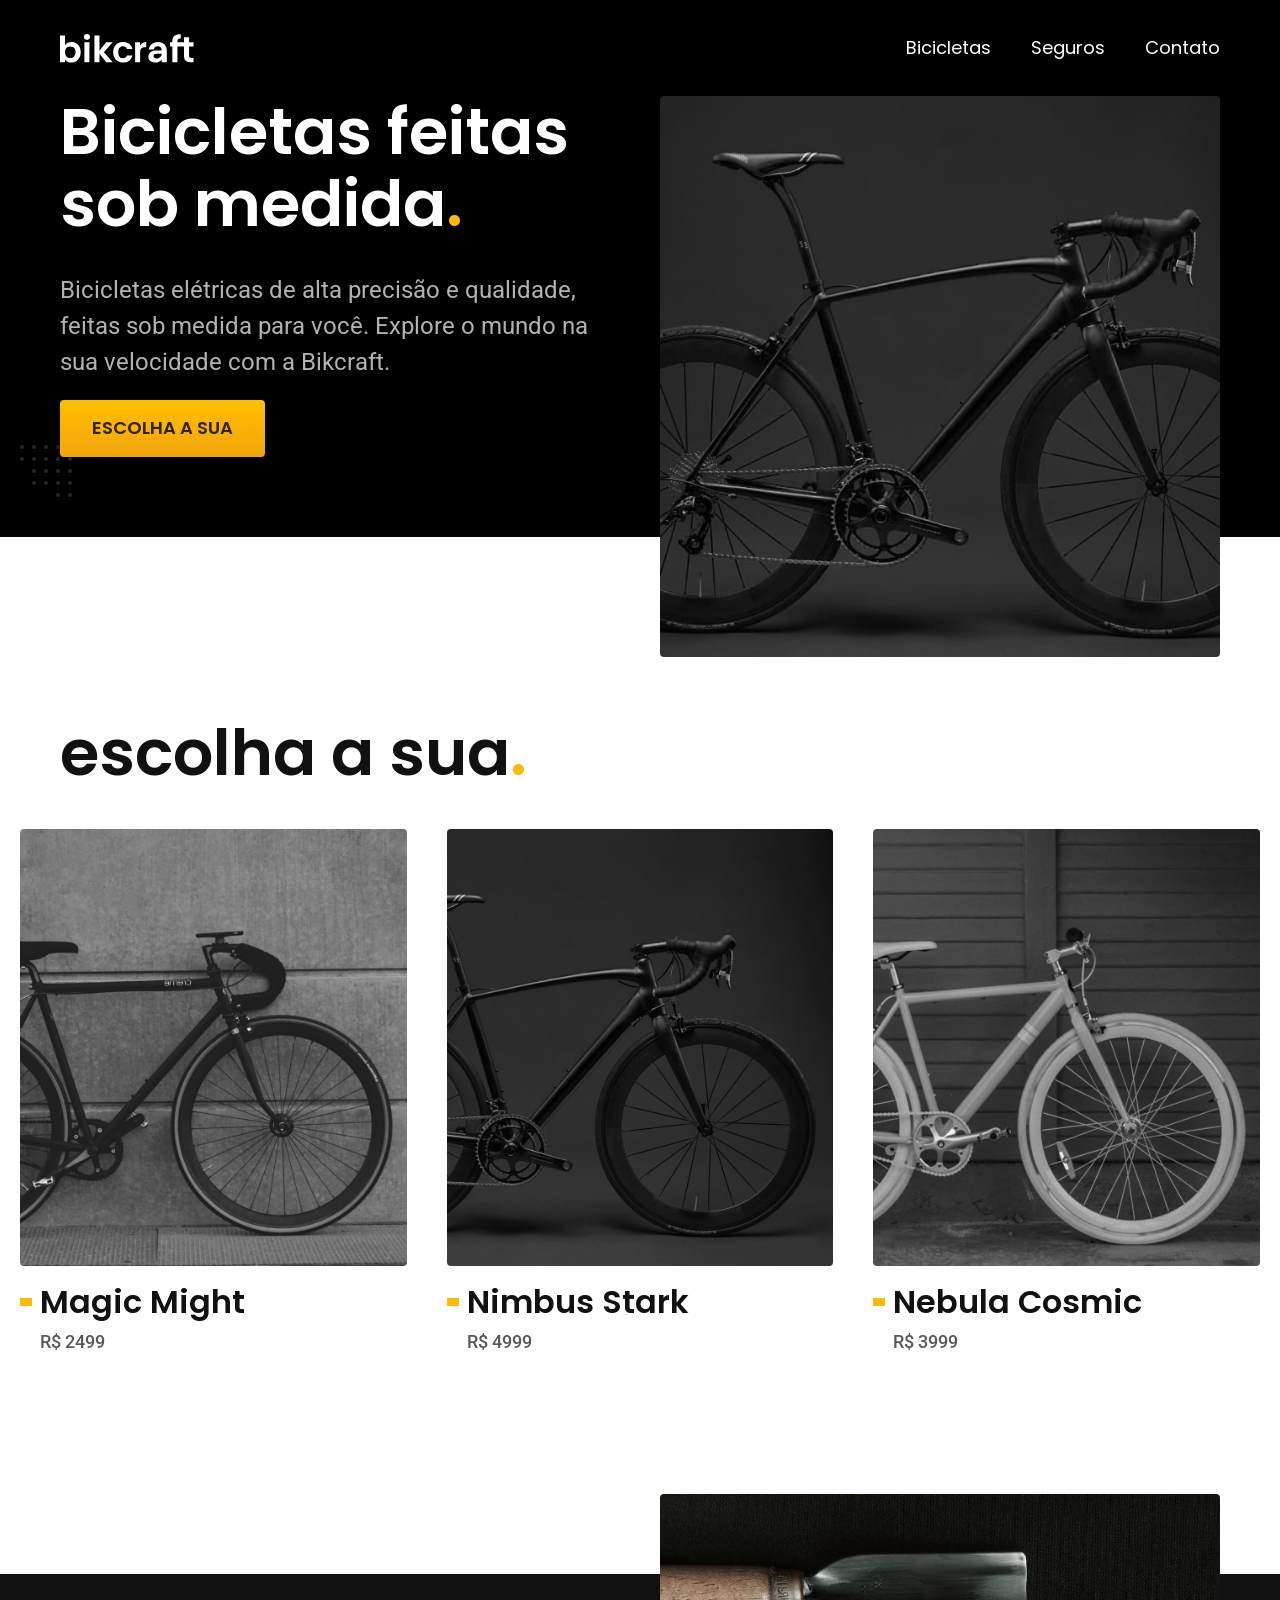
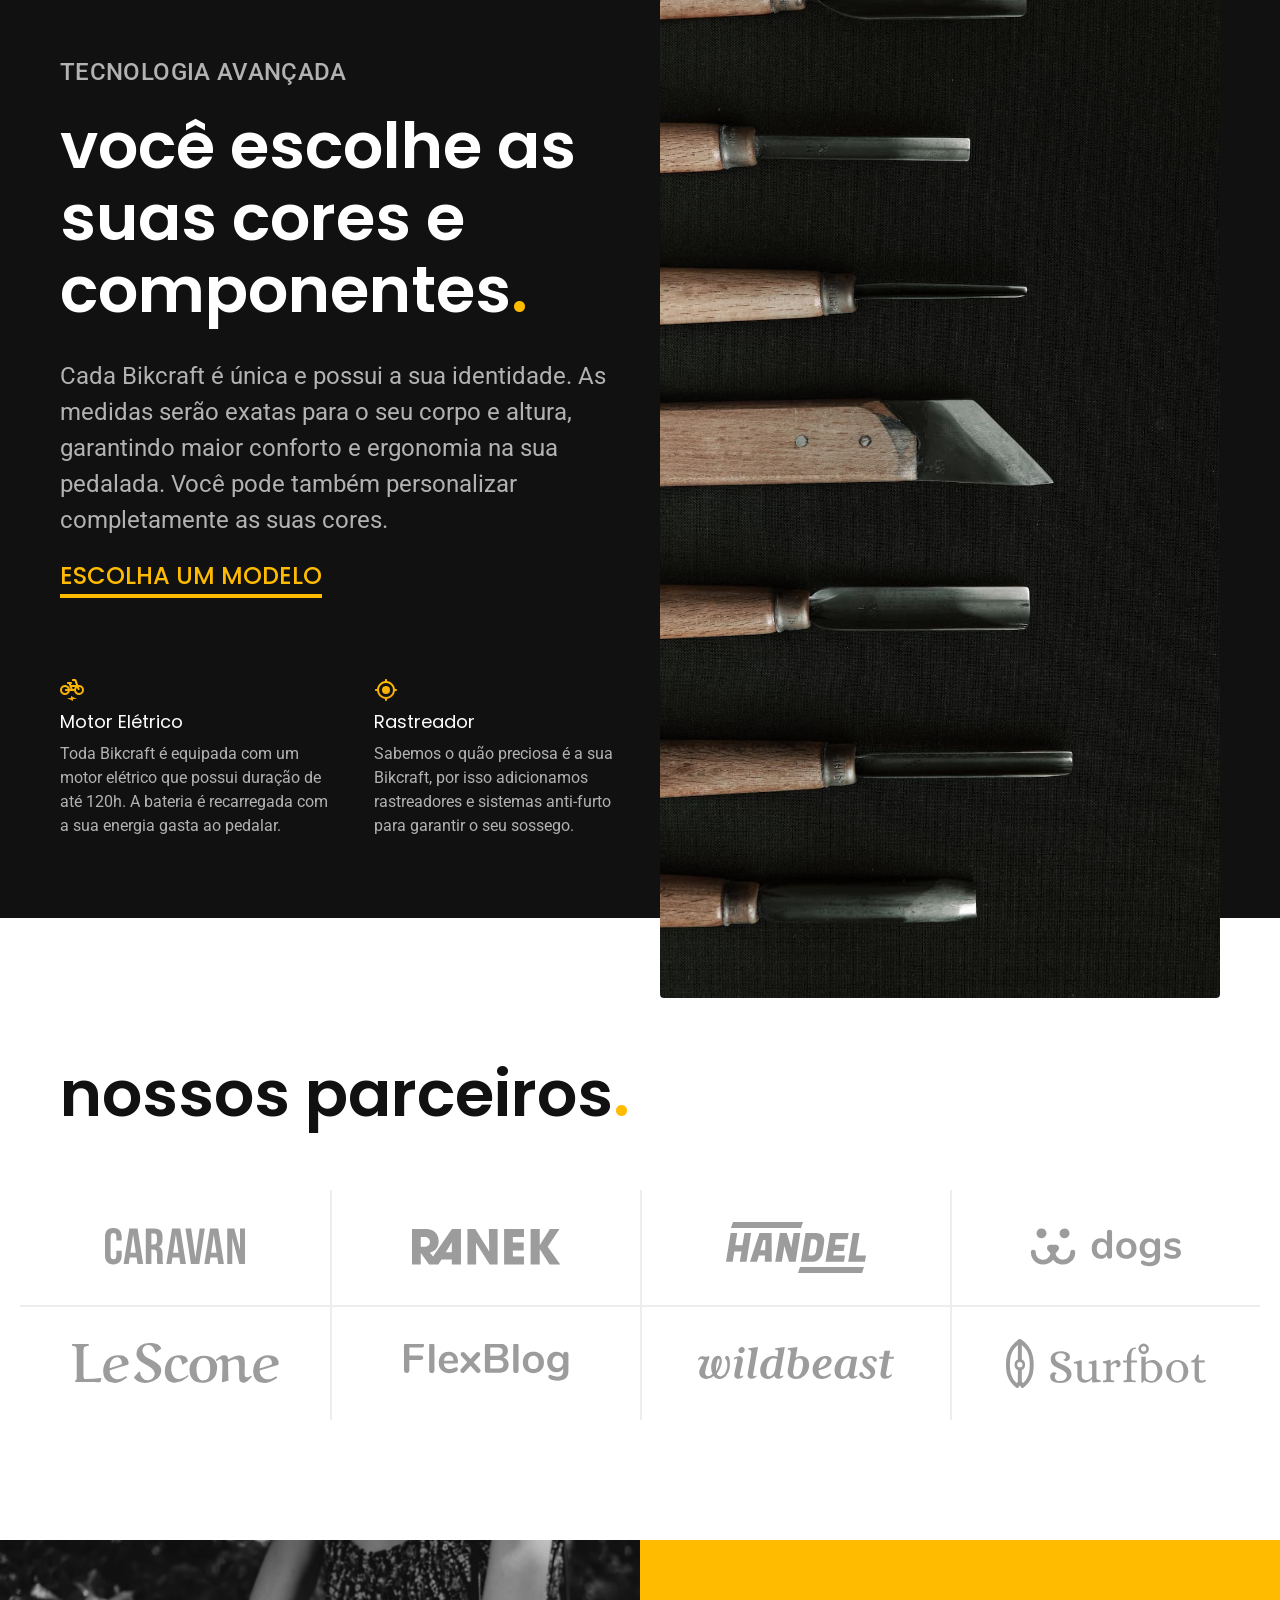
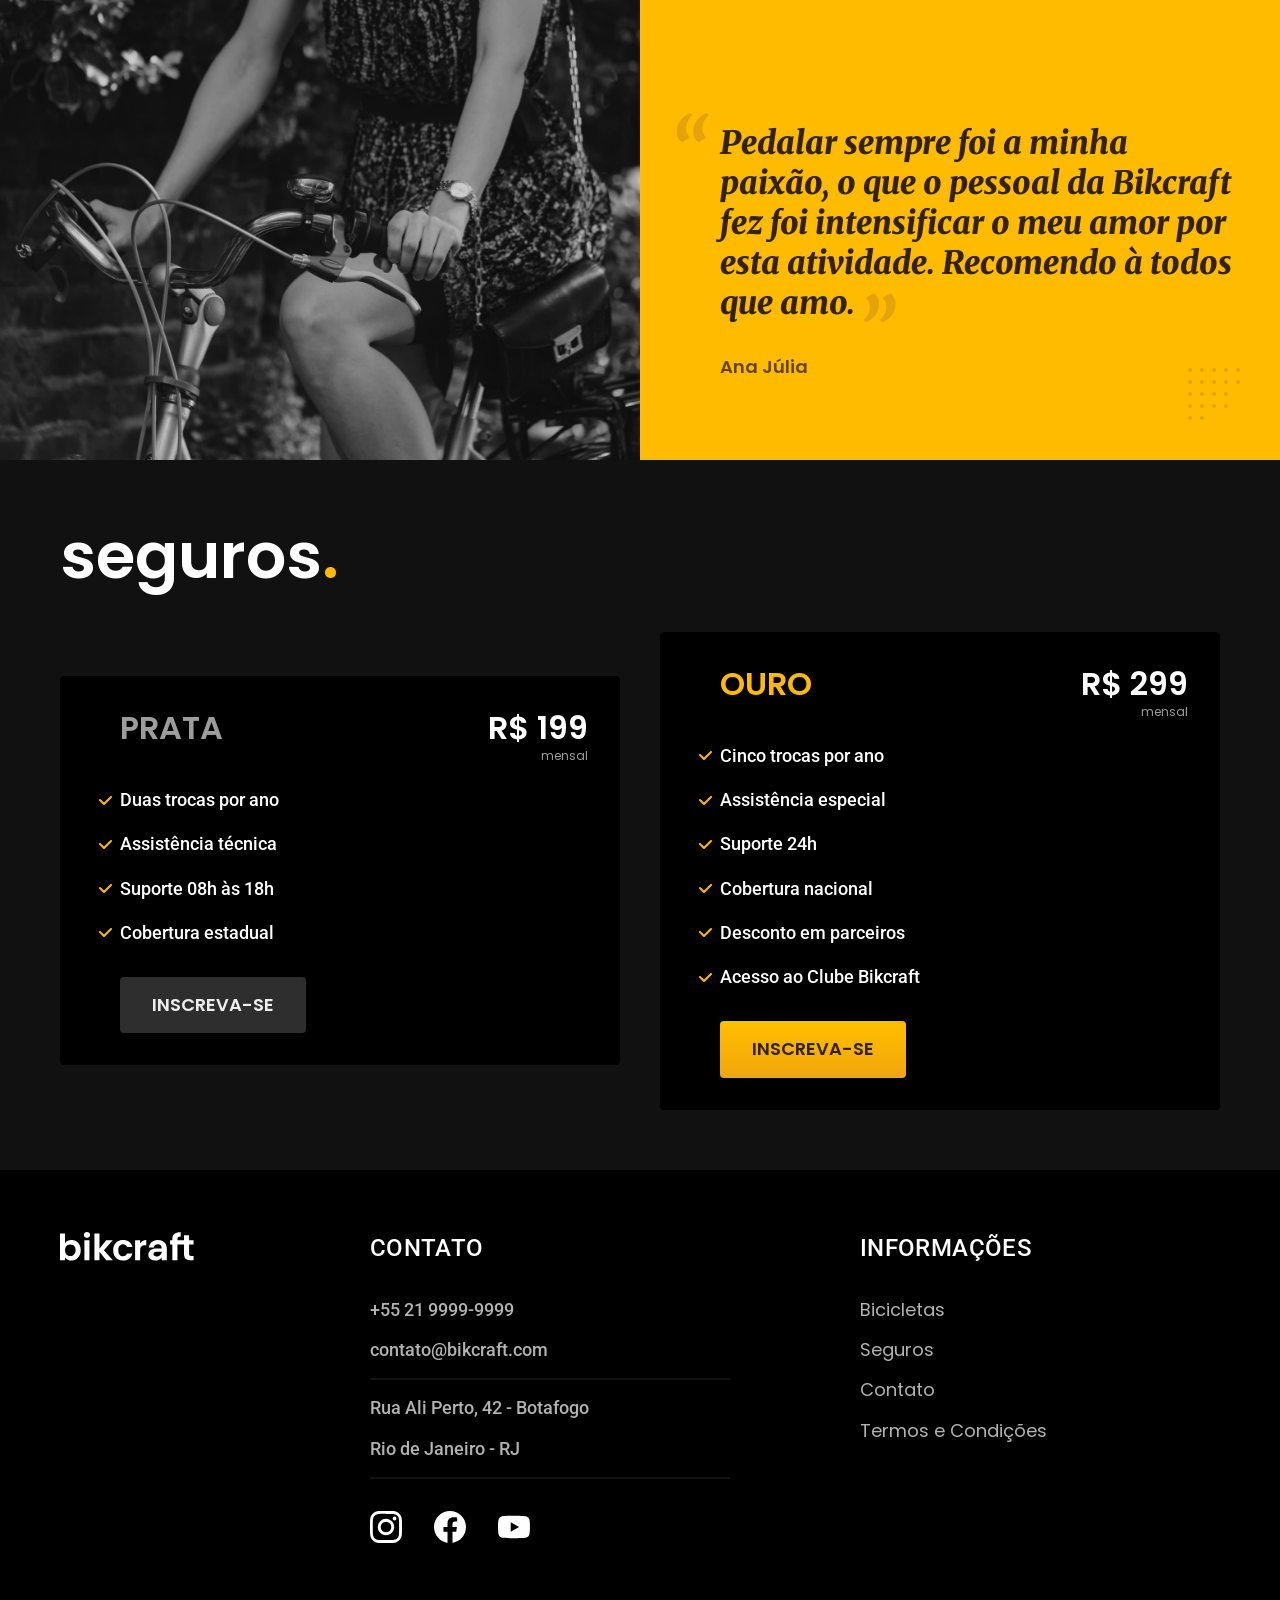
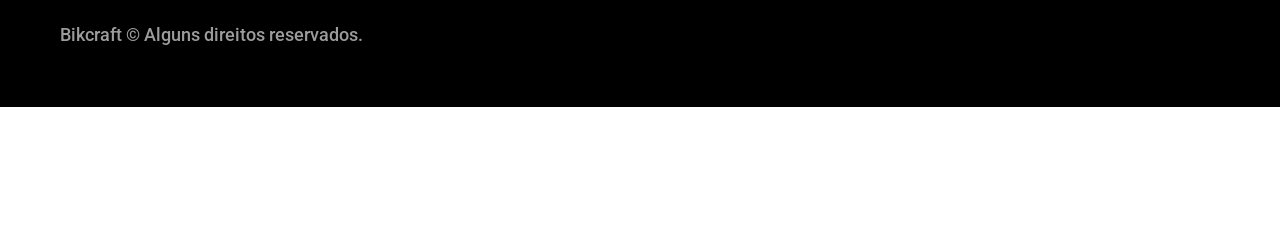
<file: index.html>
<!DOCTYPE html>
<html lang="pt-br">

<head>
  <meta charset="UTF-8">
  <meta name="viewport" content="width=device-width, initial-scale=1.0">

  <title>Bikcraft - Bicicletas Elétricas</title>
  <meta name="description" content="Bicicletas elétricas de alta precisão e qualidade, feitas sob medida para o cliente. Explore o mundo na sua velocidade com a Bikcraft.">

  <link rel="icon" href="./favicon.svg" type="image/svg+xml">
  <link rel="preload" href="./css/style.min.css" as="style">
  <link rel="stylesheet" href="./css/style.min.css">

  <script>document.documentElement.classList.add('js');</script>

  <link rel="preconnect" href="https://fonts.googleapis.com">
  <link rel="preconnect" href="https://fonts.gstatic.com" crossorigin>
  <link href="https://fonts.googleapis.com/css2?family=Merriweather:ital,wght@1,900&family=Poppins:wght@400;600&family=Roboto:wght@400;500&display=swap" rel="stylesheet">
</head>

<body>
  <header class="header-bg">
    <div class="header container">
      <a href="./">
        <img src="./img/bikcraft.svg" width="136" height="32" alt="Bikcraft">
      </a>

      <nav aria-label="primaria">
        <ul class="header-menu font-1-m cor-0">
          <li><a href="./bicicletas.html">Bicicletas</a></li>
          <li><a href="./seguros.html">Seguros</a></li>
          <li><a href="./contato.html">Contato</a></li>
        </ul>
      </nav>
    </div>
  </header>

  <main class="introducao-bg">
    <div class="introducao container">
      <div class="introducao-conteudo">
        <h1 class="font-1-xxl cor-0 fadeInDown" data-anime="200">Bicicletas feitas sob medida<span class="cor-p1">.</span></h1>
        <p class="font-2-l cor-5 fadeInDown" data-anime="400">Bicicletas elétricas de alta precisão e qualidade, feitas sob medida para você. Explore o mundo na sua velocidade com a Bikcraft.</p>
        <a class="botao fadeInDown" data-anime="600" href="./bicicletas.html">Escolha a sua</a>
      </div>
      <picture data-anime="800" class="fadeInDown">
        <source media="(max-width: 800px)" srcset="./img/bicicletas/nimbus.jpg">
        <img src="./img/fotos/introducao.jpg" width="1280" height="1600" alt="Bicicleta elétrica preta.">
      </picture>
    </div>
  </main>

  <article class="bicicletas-lista">
    <h2 class="container font-1-xxl">escolha a sua<span class="cor-p1">.</span></h2>

    <ul>
      <li>
        <a href="./bicicletas/magic.html">
          <img src="./img/bicicletas/magic-home.jpg" alt="Bicicleta preta" width="920" height="1040">
          <h3 class="font-1-xl">Magic Might</h3>
          <span class="font-2-m cor-8">R$ 2499</span>
        </a>
      </li>
      <li>
        <a href="./bicicletas/nimbus.html">
          <img src="./img/bicicletas/nimbus-home.jpg" alt="Bicicleta preta" width="920" height="1040">
          <h3 class="font-1-xl">Nimbus Stark</h3>
          <span class="font-2-m cor-8">R$ 4999</span>
        </a>
      </li>
      <li>
        <a href="./bicicletas/nebula.html">
          <img src="./img/bicicletas/nebula-home.jpg" alt="Bicicleta preta" width="920" height="1040">
          <h3 class="font-1-xl">Nebula Cosmic</h3>
          <span class="font-2-m cor-8">R$ 3999</span>
        </a>
      </li>
    </ul>
  </article>

  <article class="tecnologia-bg">
    <div class="tecnologia container">
      <div class="tecnologia-conteudo">
        <span class="font-2-l-b cor-5">Tecnologia Avançada</span>
        <h2 class="font-1-xxl cor-0">você escolhe as suas cores e componentes<span class="cor-p1">.</span></h2>
        <p class="font-2-l cor-5">Cada Bikcraft é única e possui a sua identidade. As medidas serão exatas para o seu corpo e altura, garantindo maior conforto e ergonomia na sua pedalada. Você pode também personalizar completamente as suas cores.</p>
        <a class="link" href="./bicicletas.html">Escolha um modelo</a>
        <div class="tecnologia-vantagens">
          <div>
            <img src="./img/icones/eletrica.svg" width="24" height="24" alt="">
            <h3 class="font-1-m cor-0">Motor Elétrico</h3>
            <p class="font-2-s cor-5">Toda Bikcraft é equipada com um motor elétrico que possui duração de até 120h. A bateria é recarregada com a sua energia gasta ao pedalar.</p>
          </div>
          <div>
            <img src="./img/icones/rastreador.svg" width="24" height="24" alt="">
            <h3 class="font-1-m cor-0">Rastreador</h3>
            <p class="font-2-s cor-5">Sabemos o quão preciosa é a sua Bikcraft, por isso adicionamos rastreadores e sistemas anti-furto para garantir o seu sossego.</p>
          </div>
        </div>
      </div>
      <div class="tecnologia-imagem">
        <img src="./img/fotos/tecnologia.jpg" width="1200" height="1920" alt="">
      </div>
    </div>
  </article>

  <section class="parceiros" aria-label="Nossos Parceiros">
    <h2 class="container font-1-xxl">nossos parceiros<span class="cor-p1">.</span></h2>

    <ul>
      <li><img src="./img/parceiros/caravan.svg" alt="Caravan" width="140" height="38"></li>
      <li><img src="./img/parceiros/ranek.svg" alt="Ranek" width="149" height="36"></li>
      <li><img src="./img/parceiros/handel.svg" alt="Handel" width="140" height="50"></li>
      <li><img src="./img/parceiros/dogs.svg" alt="Dogs" width="152" height="39"></li>
      <li><img src="./img/parceiros/lescone.svg" alt="LeScone" width="208" height="41"></li>
      <li><img src="./img/parceiros/flexblog.svg" alt="FlexBlog" width="165" height="38"></li>
      <li><img src="./img/parceiros/wildbeast.svg" alt="Wildbeast" width="196" height="34"></li>
      <li><img src="./img/parceiros/surfbot.svg" alt="Surfbot" width="200" height="49"></li>
    </ul>
  </section>

  <section class="depoimento" aria-label="Depoimento">
    <div>
      <img src="./img/fotos/depoimento.jpg" width="1560" height="1360" alt="Pessoa pedalando uma bicicleta Bikcraft">
    </div>
    <div class="depoimento-conteudo">
      <blockquote class="font-1-xl cor-p5">
        <p>Pedalar sempre foi a minha paixão, o que o pessoal da Bikcraft fez foi intensificar o meu amor por esta atividade. Recomendo à todos que amo.</p>
      </blockquote>
      <span class="font-1-m-b cor-p4">Ana Júlia</span>
    </div>
  </section>

  <article class="seguros-bg">
    <div class="seguros container">
      <h2 class="font-1-xxl cor-0">seguros<span class="cor-p1">.</span></h2>
      <div class="seguros-item">
        <h3 class="font-1-xl cor-6">PRATA</h3>
        <span class="font-1-xl cor-0">R$ 199 <span class="font-1-xs cor-6">mensal</span></span>
        <ul class="font-2-m cor-0">
          <li>Duas trocas por ano</li>
          <li>Assistência técnica</li>
          <li>Suporte 08h às 18h</li>
          <li>Cobertura estadual</li>
        </ul>
        <a class="botao secundario" href="./orcamento.html?tipo=seguro&produto=prata">Inscreva-se</a>
      </div>

      <div class="seguros-item">
        <h3 class="font-1-xl cor-p1">OURO</h3>
        <span class="font-1-xl cor-0">R$ 299 <span class="font-1-xs cor-6">mensal</span></span>
        <ul class="font-2-m cor-0">
          <li>Cinco trocas por ano</li>
          <li>Assistência especial</li>
          <li>Suporte 24h</li>
          <li>Cobertura nacional</li>
          <li>Desconto em parceiros</li>
          <li>Acesso ao Clube Bikcraft</li>
        </ul>
        <a class="botao" href="./orcamento.html?tipo=seguro&produto=ouro">Inscreva-se</a>
      </div>
    </div>
  </article>

  <footer class="footer-bg">
    <div class="footer container">
      <img src="./img/bikcraft.svg" width="136" height="32" alt="Bikcraft">
      <div class="footer-contato">
        <h3 class="font-2-l-b cor-0">Contato</h3>
        <ul class="font-2-m cor-5">
          <li><a href="tel:+552199999999">+55 21 9999-9999</a></li>
          <li><a href="mailto:contato@bikcraft.com">contato@bikcraft.com</a></li>
          <li>Rua Ali Perto, 42 - Botafogo</li>
          <li>Rio de Janeiro - RJ</li>
        </ul>
        <div class="footer-redes">
          <a href="./">
            <img src="./img/redes/instagram.svg" width="32" height="32" alt="Instagram">
          </a>
          <a href="./">
            <img src="./img/redes/facebook.svg" width="32" height="32" alt="Facebook">
          </a>
          <a href="./">
            <img src="./img/redes/youtube.svg" width="32" height="32" alt="Youtube">
          </a>
        </div>
      </div>
      <div class="footer-informacoes">
        <h3 class="font-2-l-b cor-0">Informações</h3>
        <nav>
          <ul class="font-1-m cor-5">
            <li><a href="./bicicletas.html">Bicicletas</a></li>
            <li><a href="./seguros.html">Seguros</a></li>
            <li><a href="./contato.html">Contato</a></li>
            <li><a href="./termos.html">Termos e Condições</a></li>
          </ul>
        </nav>
      </div>
      <p class="footer-copy font-2-m cor-6">Bikcraft © Alguns direitos reservados.</p>
    </div>
  </footer>

  <script src="./js/plugins/simple-anime.js"></script>
  <script src="./js/script.js"></script>
</body>

</html>
</file>
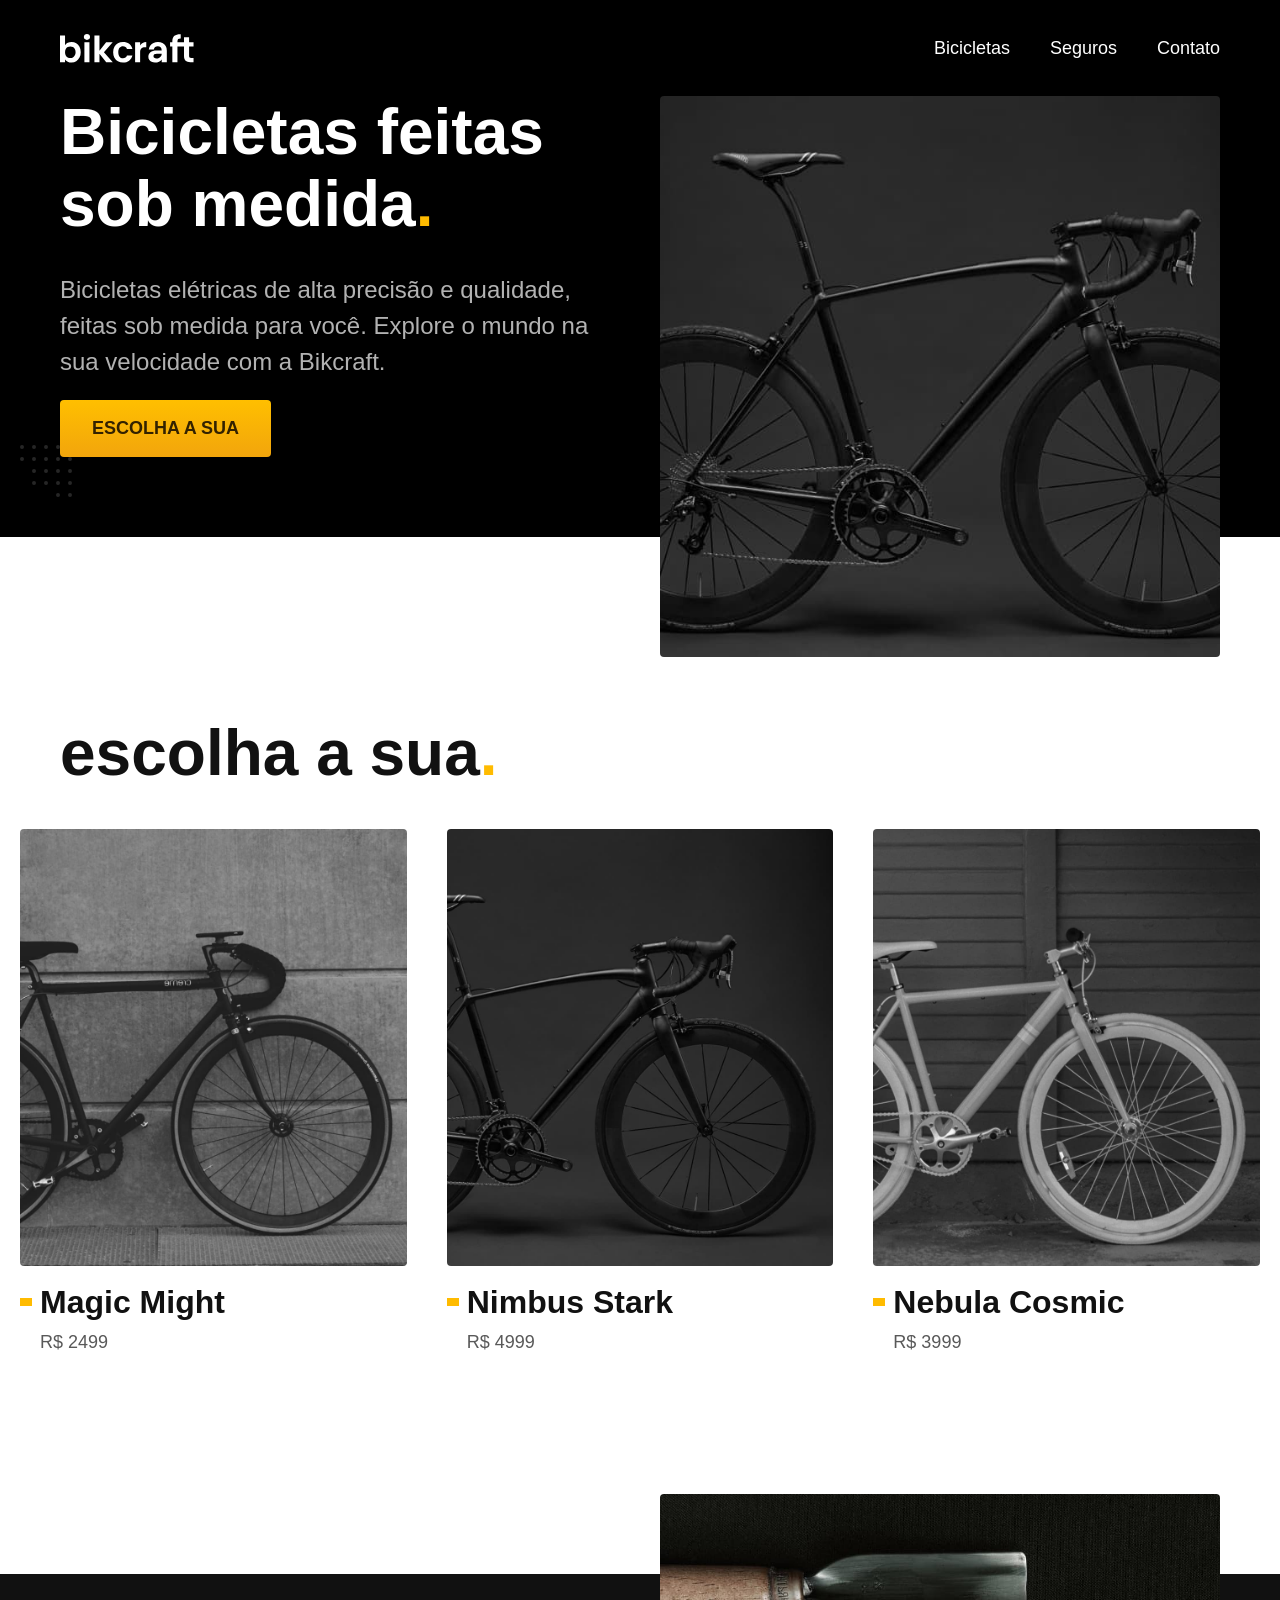
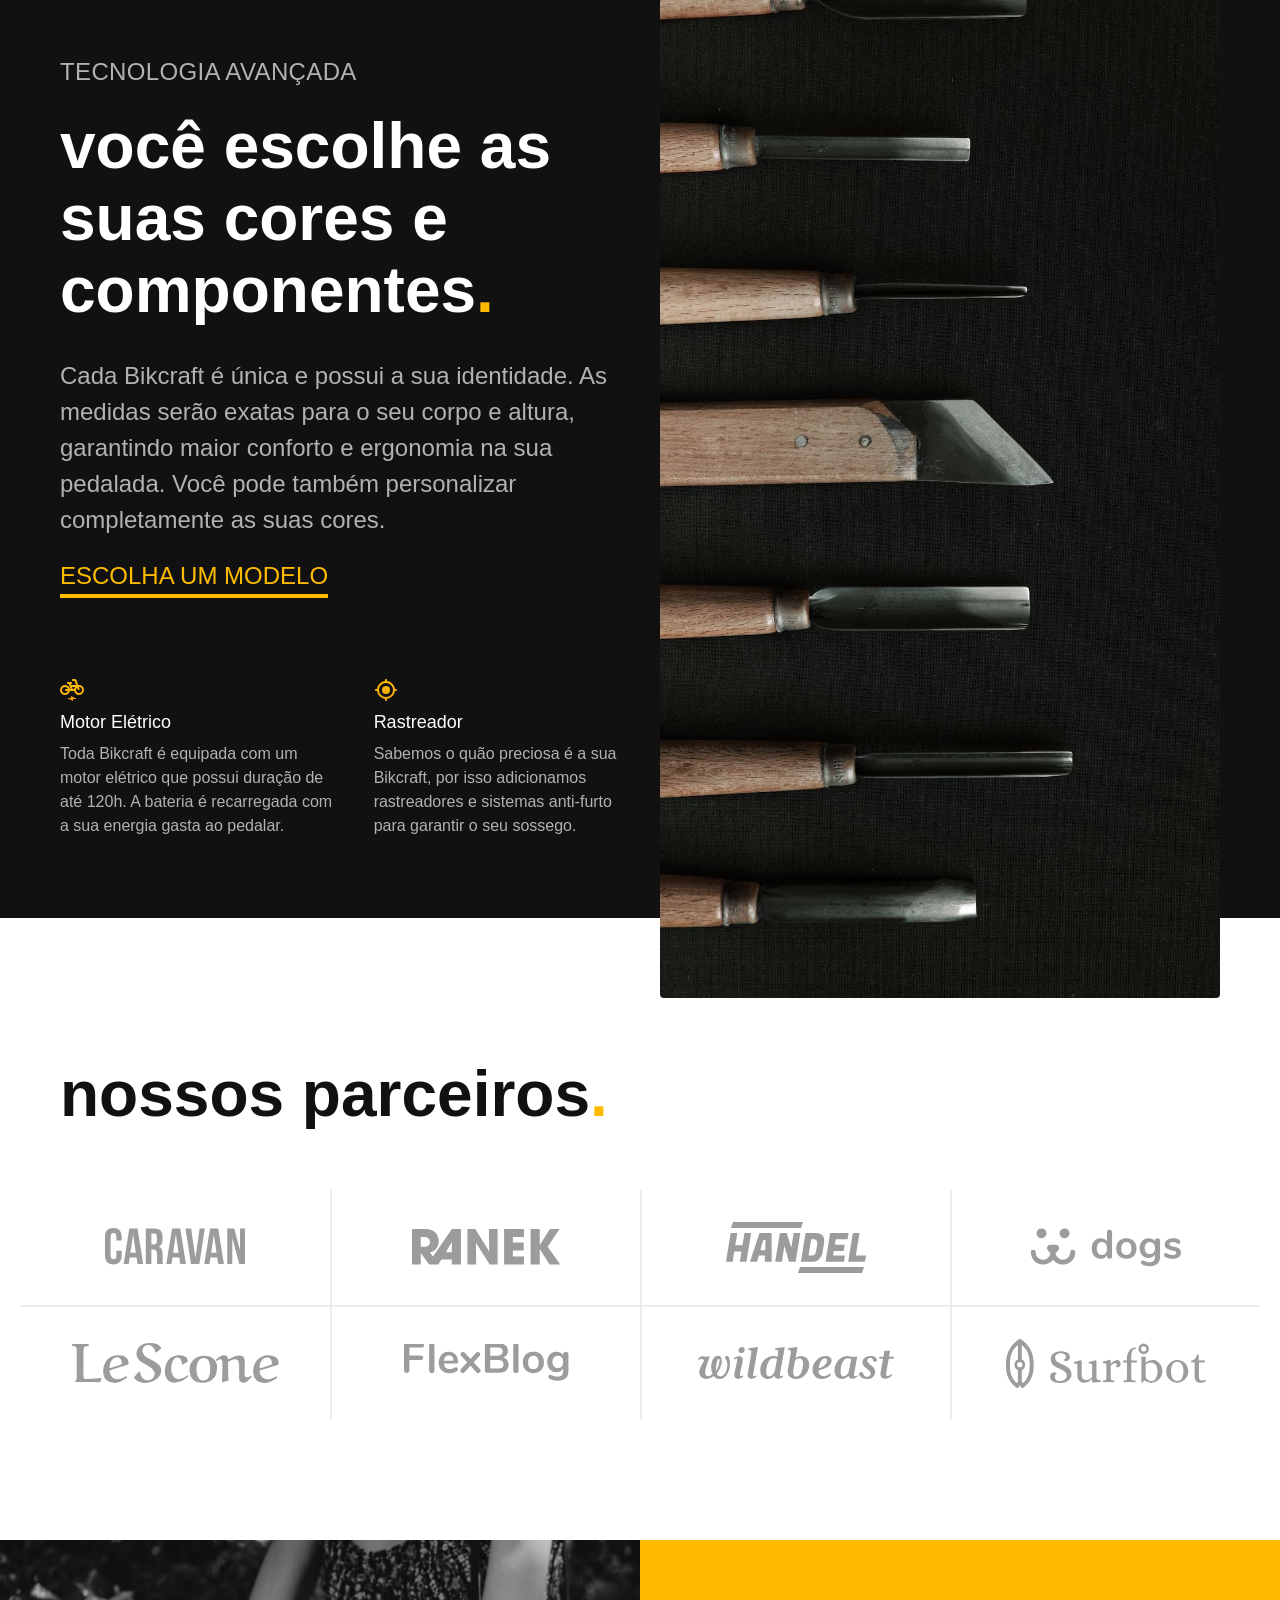
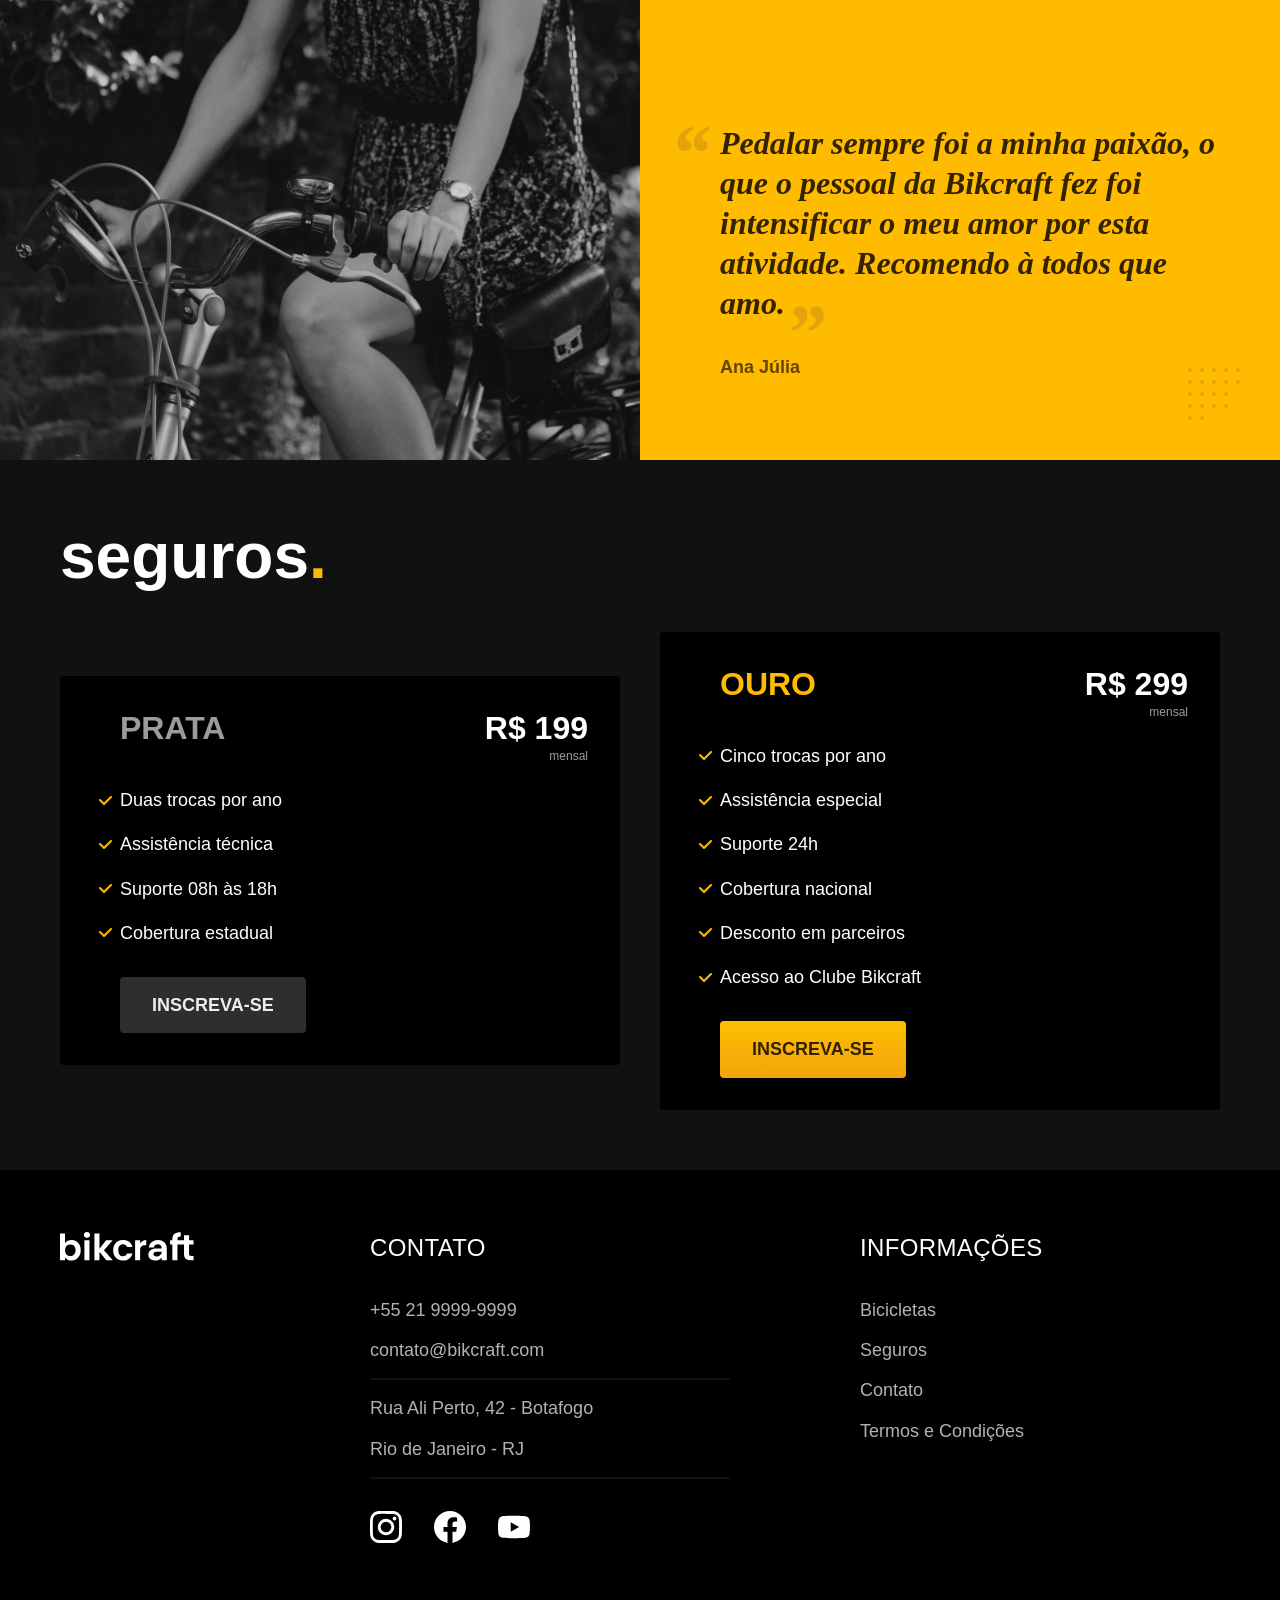
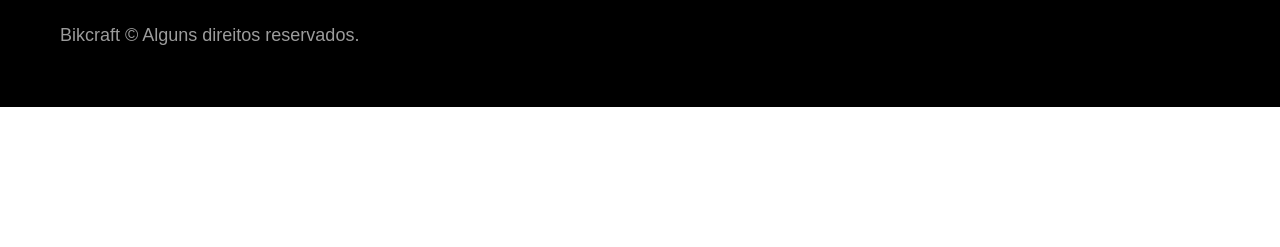
<file: bikcraft/index.html>
<!DOCTYPE html>
<html lang="pt-br">

<head>
  <meta charset="UTF-8">
  <meta name="viewport" content="width=device-width, initial-scale=1.0">

  <title>Bikcraft - Bicicletas Elétricas</title>
  <meta name="description" content="Bicicletas elétricas de alta precisão e qualidade, feitas sob medida para o cliente. Explore o mundo na sua velocidade com a Bikcraft.">

  <link rel="preload" href="./css/style.css" as="style">
  <link rel="stylesheet" href="./css/style.css">
</head>

<body>
  <header class="header-bg">
    <div class="header container">
      <a href="./">
        <img src="./img/bikcraft.svg" width="136" height="32" alt="Bikcraft">
      </a>

      <nav aria-label="primaria">
        <ul class="header-menu font-1-m cor-0">
          <li><a href="./bicicletas.html">Bicicletas</a></li>
          <li><a href="./seguros.html">Seguros</a></li>
          <li><a href="./contato.html">Contato</a></li>
        </ul>
      </nav>
    </div>
  </header>

  <main class="introducao-bg">
    <div class="introducao container">
      <div class="introducao-conteudo">
        <h1 class="font-1-xxl cor-0">Bicicletas feitas sob medida<span class="cor-p1">.</span></h1>
        <p class="font-2-l cor-5">Bicicletas elétricas de alta precisão e qualidade, feitas sob medida para você. Explore o mundo na sua velocidade com a Bikcraft.</p>
        <a class="botao" href="./bicicletas.html">Escolha a sua</a>
      </div>
      <picture>
        <source media="(max-width: 800px)" srcset="./img/bicicletas/nimbus.jpg">
        <img src="./img/fotos/introducao.jpg" width="1280" height="1600" alt="Bicicleta elétrica preta.">
      </picture>
    </div>
  </main>

  <article class="bicicletas-lista">
    <h2 class="container font-1-xxl">escolha a sua<span class="cor-p1">.</span></h2>

    <ul>
      <li>
        <a href="./bicicletas/magic.html">
          <img src="./img/bicicletas/magic-home.jpg" alt="Bicicleta preta" width="920" height="1040">
          <h3 class="font-1-xl">Magic Might</h3>
          <span class="font-2-m cor-8">R$ 2499</span>
        </a>
      </li>
      <li>
        <a href="./bicicletas/nimbus.html">
          <img src="./img/bicicletas/nimbus-home.jpg" alt="Bicicleta preta" width="920" height="1040">
          <h3 class="font-1-xl">Nimbus Stark</h3>
          <span class="font-2-m cor-8">R$ 4999</span>
        </a>
      </li>
      <li>
        <a href="./bicicletas/nebula.html">
          <img src="./img/bicicletas/nebula-home.jpg" alt="Bicicleta preta" width="920" height="1040">
          <h3 class="font-1-xl">Nebula Cosmic</h3>
          <span class="font-2-m cor-8">R$ 3999</span>
        </a>
      </li>
    </ul>
  </article>

  <article class="tecnologia-bg">
    <div class="tecnologia container">
      <div class="tecnologia-conteudo">
        <span class="font-2-l-b cor-5">Tecnologia Avançada</span>
        <h2 class="font-1-xxl cor-0">você escolhe as suas cores e componentes<span class="cor-p1">.</span></h2>
        <p class="font-2-l cor-5">Cada Bikcraft é única e possui a sua identidade. As medidas serão exatas para o seu corpo e altura, garantindo maior conforto e ergonomia na sua pedalada. Você pode também personalizar completamente as suas cores.</p>
        <a class="link" href="./bicicletas.html">Escolha um modelo</a>
        <div class="tecnologia-vantagens">
          <div>
            <img src="./img/icones/eletrica.svg" width="24" height="24" alt="">
            <h3 class="font-1-m cor-0">Motor Elétrico</h3>
            <p class="font-2-s cor-5">Toda Bikcraft é equipada com um motor elétrico que possui duração de até 120h. A bateria é recarregada com a sua energia gasta ao pedalar.</p>
          </div>
          <div>
            <img src="./img/icones/rastreador.svg" width="24" height="24" alt="">
            <h3 class="font-1-m cor-0">Rastreador</h3>
            <p class="font-2-s cor-5">Sabemos o quão preciosa é a sua Bikcraft, por isso adicionamos rastreadores e sistemas anti-furto para garantir o seu sossego.</p>
          </div>
        </div>
      </div>
      <div class="tecnologia-imagem">
        <img src="./img/fotos/tecnologia.jpg" width="1200" height="1920" alt="">
      </div>
    </div>
  </article>

  <section class="parceiros" aria-label="Nossos Parceiros">
    <h2 class="container font-1-xxl">nossos parceiros<span class="cor-p1">.</span></h2>

    <ul>
      <li><img src="./img/parceiros/caravan.svg" alt="Caravan" width="140" height="38"></li>
      <li><img src="./img/parceiros/ranek.svg" alt="Ranek" width="149" height="36"></li>
      <li><img src="./img/parceiros/handel.svg" alt="Handel" width="140" height="50"></li>
      <li><img src="./img/parceiros/dogs.svg" alt="Dogs" width="152" height="39"></li>
      <li><img src="./img/parceiros/lescone.svg" alt="LeScone" width="208" height="41"></li>
      <li><img src="./img/parceiros/flexblog.svg" alt="FlexBlog" width="165" height="38"></li>
      <li><img src="./img/parceiros/wildbeast.svg" alt="Wildbeast" width="196" height="34"></li>
      <li><img src="./img/parceiros/surfbot.svg" alt="Surfbot" width="200" height="49"></li>
    </ul>
  </section>

  <section class="depoimento" aria-label="Depoimento">
    <div>
      <img src="./img/fotos/depoimento.jpg" width="1560" height="1360" alt="Pessoa pedalando uma bicicleta Bikcraft">
    </div>
    <div class="depoimento-conteudo">
      <blockquote class="font-1-xl cor-p5">
        <p>Pedalar sempre foi a minha paixão, o que o pessoal da Bikcraft fez foi intensificar o meu amor por esta atividade. Recomendo à todos que amo.</p>
      </blockquote>
      <span class="font-1-m-b cor-p4">Ana Júlia</span>
    </div>
  </section>

  <article class="seguros-bg">
    <div class="seguros container">
      <h2 class="font-1-xxl cor-0">seguros<span class="cor-p1">.</span></h2>
      <div class="seguros-item">
        <h3 class="font-1-xl cor-6">PRATA</h3>
        <span class="font-1-xl cor-0">R$ 199 <span class="font-1-xs cor-6">mensal</span></span>
        <ul class="font-2-m cor-0">
          <li>Duas trocas por ano</li>
          <li>Assistência técnica</li>
          <li>Suporte 08h às 18h</li>
          <li>Cobertura estadual</li>
        </ul>
        <a class="botao secundario" href="./orcamento.html">Inscreva-se</a>
      </div>

      <div class="seguros-item">
        <h3 class="font-1-xl cor-p1">OURO</h3>
        <span class="font-1-xl cor-0">R$ 299 <span class="font-1-xs cor-6">mensal</span></span>
        <ul class="font-2-m cor-0">
          <li>Cinco trocas por ano</li>
          <li>Assistência especial</li>
          <li>Suporte 24h</li>
          <li>Cobertura nacional</li>
          <li>Desconto em parceiros</li>
          <li>Acesso ao Clube Bikcraft</li>
        </ul>
        <a class="botao" href="./orcamento.html">Inscreva-se</a>
      </div>
    </div>
  </article>

  <footer class="footer-bg">
    <div class="footer container">
      <img src="./img/bikcraft.svg" width="136" height="32" alt="Bikcraft">
      <div class="footer-contato">
        <h3 class="font-2-l-b cor-0">Contato</h3>
        <ul class="font-2-m cor-5">
          <li><a href="tel:+552199999999">+55 21 9999-9999</a></li>
          <li><a href="mailto:contato@bikcraft.com">contato@bikcraft.com</a></li>
          <li>Rua Ali Perto, 42 - Botafogo</li>
          <li>Rio de Janeiro - RJ</li>
        </ul>
        <div class="footer-redes">
          <a href="./">
            <img src="./img/redes/instagram.svg" width="32" height="32" alt="Instagram">
          </a>
          <a href="./">
            <img src="./img/redes/facebook.svg" width="32" height="32" alt="Facebook">
          </a>
          <a href="./">
            <img src="./img/redes/youtube.svg" width="32" height="32" alt="Youtube">
          </a>
        </div>
      </div>
      <div class="footer-informacoes">
        <h3 class="font-2-l-b cor-0">Informações</h3>
        <nav>
          <ul class="font-1-m cor-5">
            <li><a href="./bicicletas.html">Bicicletas</a></li>
            <li><a href="./seguros.html">Seguros</a></li>
            <li><a href="./contato.html">Contato</a></li>
            <li><a href="./termos.html">Termos e Condições</a></li>
          </ul>
        </nav>
      </div>
      <p class="footer-copy font-2-m cor-6">Bikcraft © Alguns direitos reservados.</p>
    </div>
  </footer>
</body>

</html>
</file>
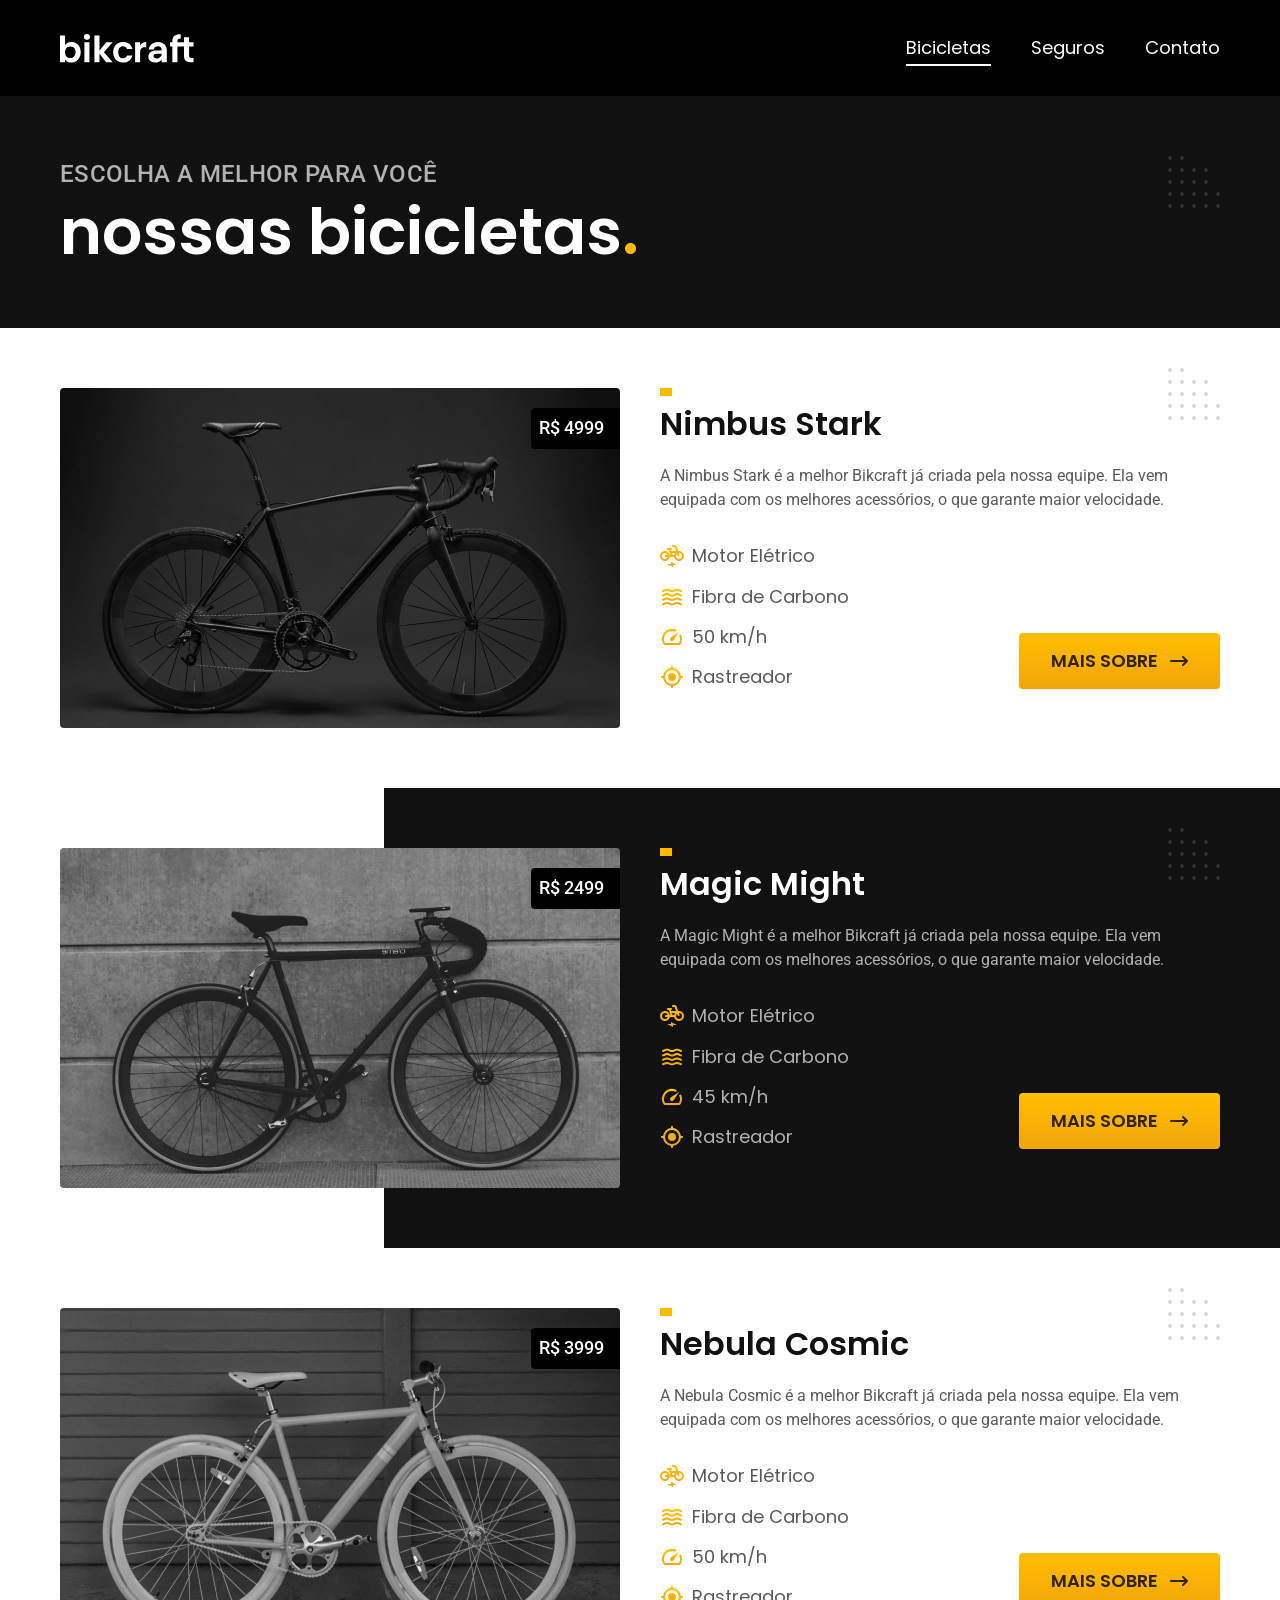
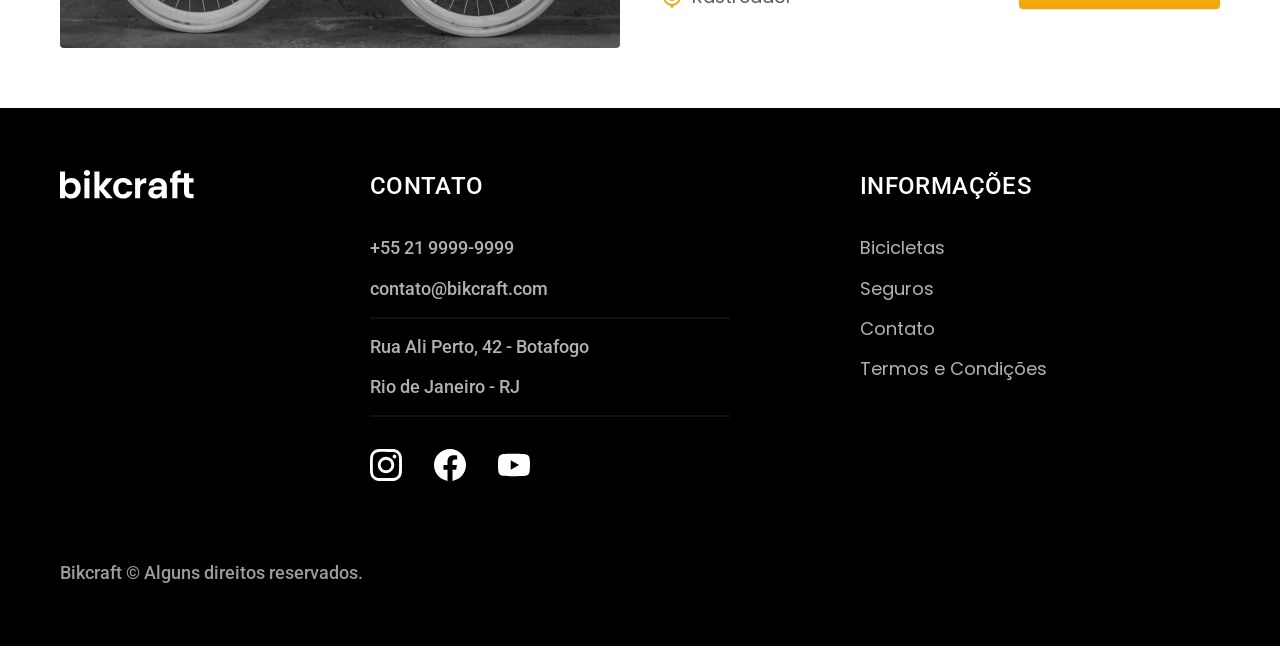
<file: bicicletas.html>
<!DOCTYPE html>
<html lang="pt-br">

<head>
  <meta charset="UTF-8">
  <meta name="viewport" content="width=device-width, initial-scale=1.0">

  <title>Bicicletas | Bikcraft</title>
  <meta name="description" content="Bicicletas">

  <link rel="icon" href="./favicon.svg" type="image/svg+xml">
  <link rel="preload" href="./css/style.min.css" as="style">
  <link rel="stylesheet" href="./css/style.min.css">
  <script>document.documentElement.classList.add('js');</script>

  <link rel="preconnect" href="https://fonts.googleapis.com">
  <link rel="preconnect" href="https://fonts.gstatic.com" crossorigin>
  <link href="https://fonts.googleapis.com/css2?family=Merriweather:ital,wght@1,900&family=Poppins:wght@400;600&family=Roboto:wght@400;500&display=swap" rel="stylesheet">
</head>

<body id="bicicletas">
  <header class="header-bg">
    <div class="header container">
      <a href="./">
        <img src="./img/bikcraft.svg" alt="Bikcraft">
      </a>

      <nav aria-label="primaria">
        <ul class="header-menu font-1-m cor-0">
          <li><a href="./bicicletas.html">Bicicletas</a></li>
          <li><a href="./seguros.html">Seguros</a></li>
          <li><a href="./contato.html">Contato</a></li>
        </ul>
      </nav>
    </div>
  </header>

  <main>
    <div class="titulo-bg">
      <div class="titulo container">
        <p class="font-2-l-b cor-5">Escolha a melhor para você</p>
        <h1 class="font-1-xxl cor-0">nossas bicicletas<span class="cor-p1">.</span></h1>
      </div>
    </div>

    <div class="bicicletas container">
      <div class="bicicletas-imagem">
        <img src="./img/bicicletas/nimbus.jpg" alt="Bicicleta preta">
        <span class="font-2-m cor-0">R$ 4999</span>
      </div>
      <div class="bicicletas-conteudo">
        <h2 class="font-1-xl">Nimbus Stark</h2>
        <p class="font-2-s cor-8">A Nimbus Stark é a melhor Bikcraft já criada pela nossa equipe. Ela vem equipada com os melhores acessórios, o que garante maior velocidade.</p>
        <ul class="font-1-m cor-8">
          <li>
            <img src="./img/icones/eletrica.svg" alt="">
            Motor Elétrico
          </li>
          <li>
            <img src="./img/icones/carbono.svg" alt="">
            Fibra de Carbono
          </li>
          <li>
            <img src="./img/icones/velocidade.svg" alt="">
            50 km/h
          </li>
          <li>
            <img src="./img/icones/rastreador.svg" alt="">
            Rastreador
          </li>
        </ul>
        <a class="botao seta" href="./bicicletas/nimbus.html">Mais Sobre</a>
      </div>
    </div>

    <div class="bicicletas-bg">
      <div class="bicicletas container">
        <div class="bicicletas-imagem">
          <img src="./img/bicicletas/magic.jpg" alt="Bicicleta preta">
          <span class="font-2-m cor-0">R$ 2499</span>
        </div>
        <div class="bicicletas-conteudo">
          <h2 class="font-1-xl cor-0">Magic Might</h2>
          <p class="font-2-s cor-5">A Magic Might é a melhor Bikcraft já criada pela nossa equipe. Ela vem equipada com os melhores acessórios, o que garante maior velocidade.</p>
          <ul class="font-1-m cor-5">
            <li>
              <img src="./img/icones/eletrica.svg" alt="">
              Motor Elétrico
            </li>
            <li>
              <img src="./img/icones/carbono.svg" alt="">
              Fibra de Carbono
            </li>
            <li>
              <img src="./img/icones/velocidade.svg" alt="">
              45 km/h
            </li>
            <li>
              <img src="./img/icones/rastreador.svg" alt="">
              Rastreador
            </li>
          </ul>
          <a class="botao seta" href="./bicicletas/magic.html">Mais Sobre</a>
        </div>
      </div>
    </div>

    <div class="bicicletas container">
      <div class="bicicletas-imagem">
        <img src="./img/bicicletas/nebula.jpg" alt="Bicicleta preta">
        <span class="font-2-m cor-0">R$ 3999</span>
      </div>
      <div class="bicicletas-conteudo">
        <h2 class="font-1-xl">Nebula Cosmic</h2>
        <p class="font-2-s cor-8">A Nebula Cosmic é a melhor Bikcraft já criada pela nossa equipe. Ela vem equipada com os melhores acessórios, o que garante maior velocidade.</p>
        <ul class="font-1-m cor-8">
          <li>
            <img src="./img/icones/eletrica.svg" alt="">
            Motor Elétrico
          </li>
          <li>
            <img src="./img/icones/carbono.svg" alt="">
            Fibra de Carbono
          </li>
          <li>
            <img src="./img/icones/velocidade.svg" alt="">
            50 km/h
          </li>
          <li>
            <img src="./img/icones/rastreador.svg" alt="">
            Rastreador
          </li>
        </ul>
        <a class="botao seta" href="./bicicletas/nebula.html">Mais Sobre</a>
      </div>
    </div>

  </main>

  <footer class="footer-bg">
    <div class="footer container">
      <img src="./img/bikcraft.svg" alt="Bikcraft">
      <div class="footer-contato">
        <h3 class="font-2-l-b cor-0">Contato</h3>
        <ul class="font-2-m cor-5">
          <li><a href="tel:+552199999999">+55 21 9999-9999</a></li>
          <li><a href="mailto:contato@bikcraft.com">contato@bikcraft.com</a></li>
          <li>Rua Ali Perto, 42 - Botafogo</li>
          <li>Rio de Janeiro - RJ</li>
        </ul>
        <div class="footer-redes">
          <a href="./">
            <img src="./img/redes/instagram.svg" alt="Instagram">
          </a>
          <a href="./">
            <img src="./img/redes/facebook.svg" alt="Facebook">
          </a>
          <a href="./">
            <img src="./img/redes/youtube.svg" alt="Youtube">
          </a>
        </div>
      </div>
      <div class="footer-informacoes">
        <h3 class="font-2-l-b cor-0">Informações</h3>
        <nav>
          <ul class="font-1-m cor-5">
            <li><a href="./bicicletas.html">Bicicletas</a></li>
            <li><a href="./seguros.html">Seguros</a></li>
            <li><a href="./contato.html">Contato</a></li>
            <li><a href="./termos.html">Termos e Condições</a></li>
          </ul>
        </nav>
      </div>
      <p class="footer-copy font-2-m cor-6">Bikcraft © Alguns direitos reservados.</p>
    </div>
  </footer>
  <script src="./js/script.js"></script>
</body>

</html>
</file>
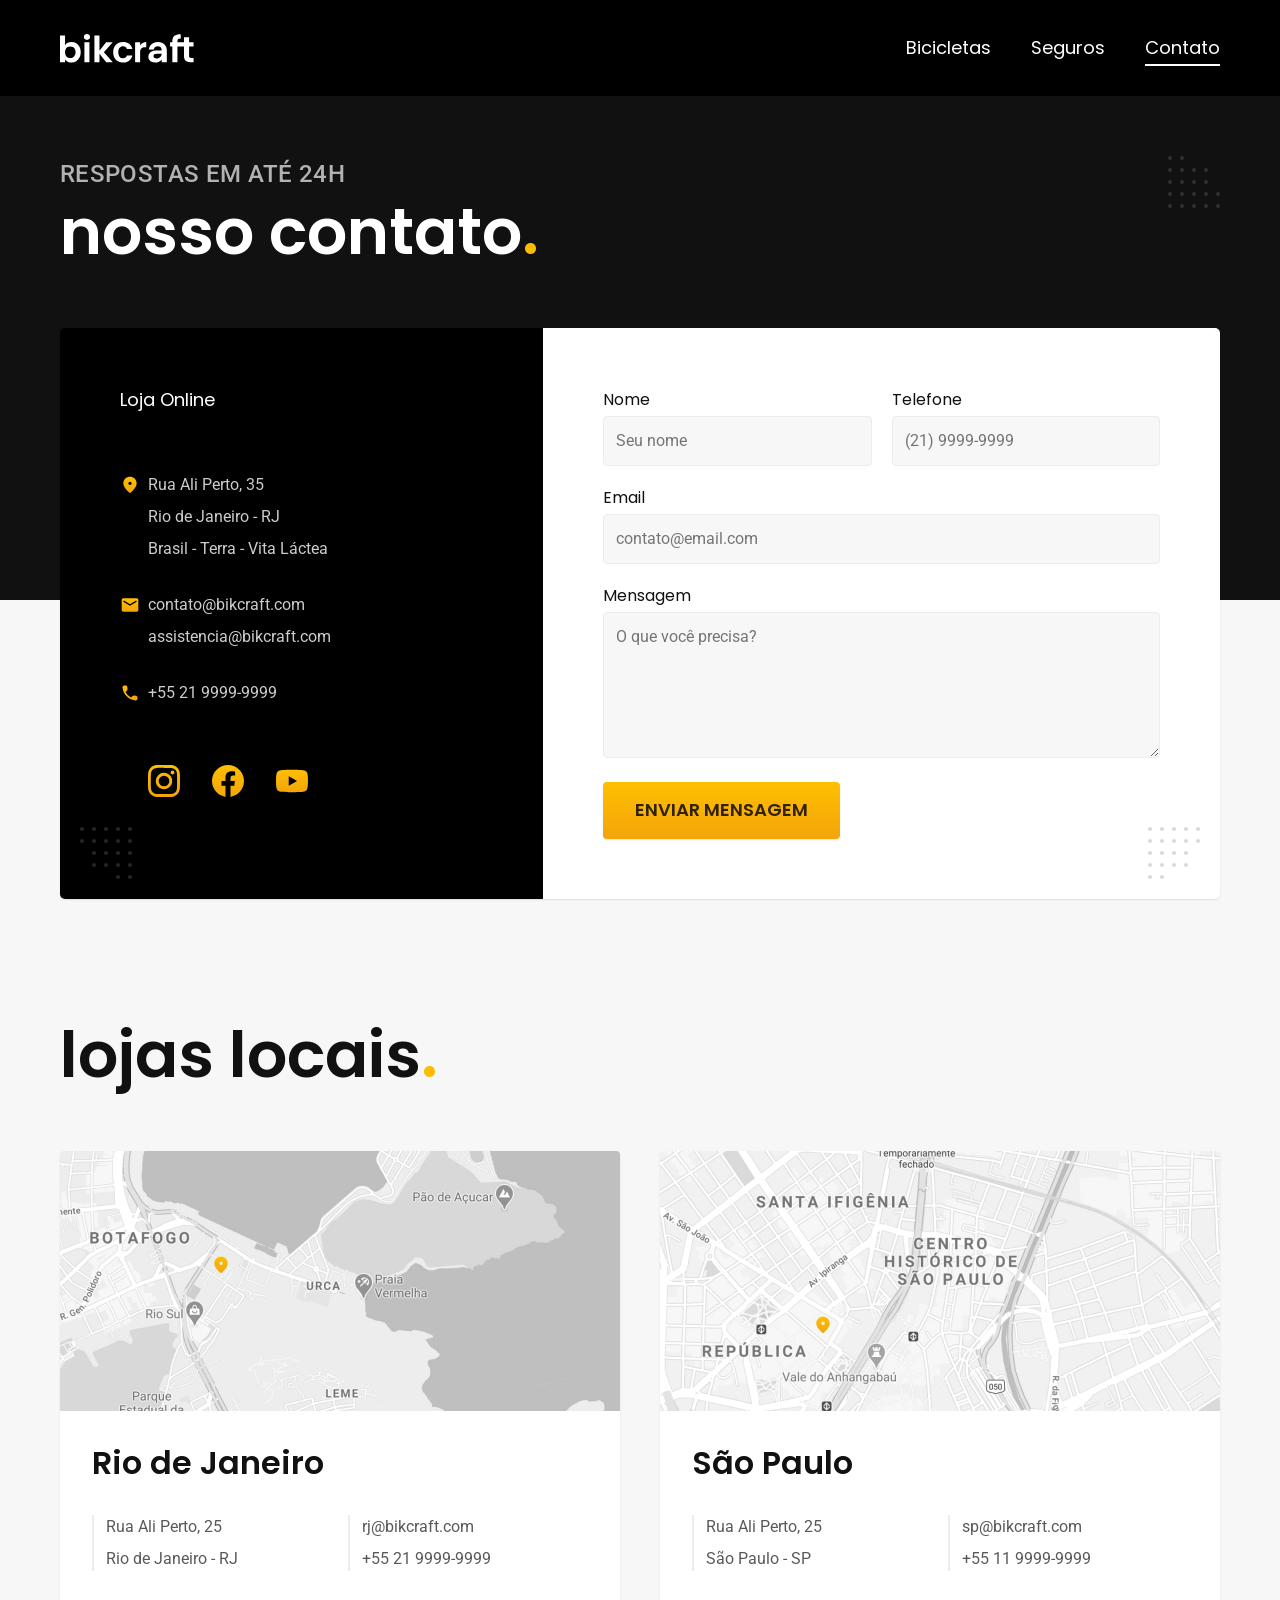
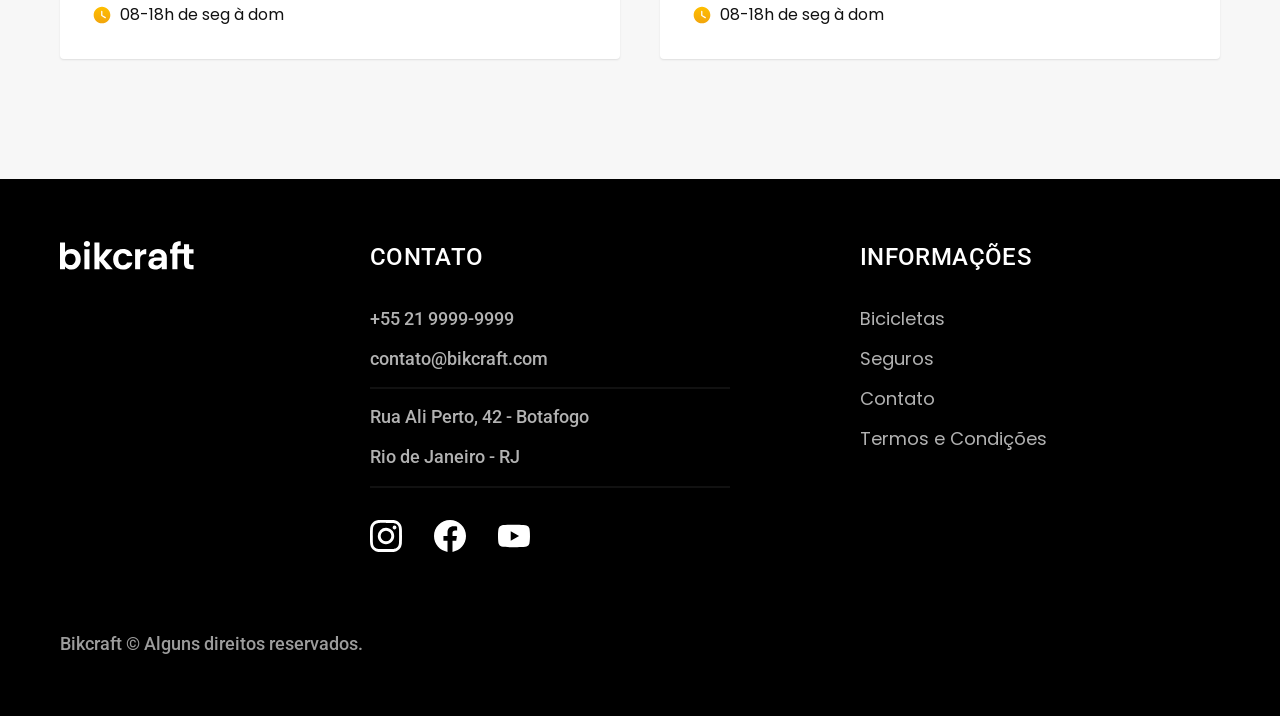
<file: contato.html>
<!DOCTYPE html>
<html lang="pt-br">

<head>
  <meta charset="UTF-8">
  <meta name="viewport" content="width=device-width, initial-scale=1.0">

  <title>Contato | Bikcraft</title>
  <meta name="description" content="Contato.">

  <link rel="icon" href="./favicon.svg" type="image/svg+xml">
  <link rel="preload" href="./css/style.min.css" as="style">
  <link rel="stylesheet" href="./css/style.min.css">
  <script>document.documentElement.classList.add('js');</script>

  <link rel="preconnect" href="https://fonts.googleapis.com">
  <link rel="preconnect" href="https://fonts.gstatic.com" crossorigin>
  <link href="https://fonts.googleapis.com/css2?family=Merriweather:ital,wght@1,900&family=Poppins:wght@400;600&family=Roboto:wght@400;500&display=swap" rel="stylesheet">
</head>

<body id="contato">
  <header class="header-bg">
    <div class="header container">
      <a href="./">
        <img src="./img/bikcraft.svg" alt="Bikcraft">
      </a>

      <nav aria-label="primaria">
        <ul class="header-menu font-1-m cor-0">
          <li><a href="./bicicletas.html">Bicicletas</a></li>
          <li><a href="./seguros.html">Seguros</a></li>
          <li><a href="./contato.html">Contato</a></li>
        </ul>
      </nav>
    </div>
  </header>

  <main>
    <div class="titulo-bg">
      <div class="titulo container">
        <p class="font-2-l-b cor-5">Respostas em até 24h</p>
        <h1 class="font-1-xxl cor-0">nosso contato<span class="cor-p1">.</span></h1>
      </div>
    </div>

    <div class="contato container">
      <section class="contato-dados" aria-label="Endereço">
        <h2 class="font-1-m cor-0">Loja Online</h2>
        <div class="contato-endereco font-2-s cor-4">
          <p>Rua Ali Perto, 35</p>
          <p>Rio de Janeiro - RJ</p>
          <p>Brasil - Terra - Vita Láctea</p>
        </div>
        <address class="contato-meios font-2-s cor-4">
          <a href="mailto:contato@bikcraft.com">contato@bikcraft.com</a>
          <a href="mailto:assistencia@bikcraft.com">assistencia@bikcraft.com</a>
          <a href="tel:+552199999999">+55 21 9999-9999</a>
        </address>
        <div class="contato-redes">
          <a href="./">
            <img src="./img/redes/instagram-p.svg" alt="Instagram">
          </a>
          <a href="./">
            <img src="./img/redes/facebook-p.svg" alt="Facebook">
          </a>
          <a href="./">
            <img src="./img/redes/youtube-p.svg" alt="Youtube">
          </a>
        </div>
      </section>
      <section class="contato-formulario" aria-label="Formulário">
        <form class="form" action="./enviar.php" method="post">
          <div>
            <label for="nome">Nome</label>
            <input type="text" id="nome" name="nome" placeholder="Seu nome">
          </div>
          <div>
            <label for="telefone">Telefone</label>
            <input type="text" id="telefone" name="telefone" placeholder="(21) 9999-9999">
          </div>
          <div class="col-2">
            <label for="email">Email</label>
            <input type="email" id="email" name="email" placeholder="contato@email.com" required>
          </div>
          <div class="col-2">
            <label for="mensagem">Mensagem</label>
            <textarea rows="5" id="mensagem" name="mensagem" placeholder="O que você precisa?"></textarea>
          </div>
          <button class="botao col-2">Enviar Mensagem</button>
        </form>
      </section>
    </div>
  </main>

  <article class="lojas container">
    <h2 class="font-1-xxl">lojas locais<span class="cor-p1">.</span></h2>
    <div class="lojas-item">
      <img src="./img/lojas/rj.jpg" alt="mapa marcando o endereço em Rua Ali Perto, 25 - Rio de Janeiro - RJ">
      <div class="lojas-conteudo">
        <h3 class="font-1-xl">Rio de Janeiro</h3>
        <div class="lojas-dados font-2-s cor-8">
          <p>Rua Ali Perto, 25</p>
          <p>Rio de Janeiro - RJ</p>
        </div>
        <div class="lojas-dados font-2-s cor-8">
          <a href="mailto:rj@bikcraft.com">rj@bikcraft.com</a>
          <a href="tel:+552199999999">+55 21 9999-9999</a>
        </div>
        <p class="lojas-tempo font-1-s"><img src="./img/icones/horario.svg" alt="">08-18h de seg à dom</p>
      </div>
    </div>

    <div class="lojas-item">
      <img src="./img/lojas/sp.jpg" alt="mapa marcando o endereço em Rua Ali Perto, 25 - São Paulo - SP">
      <div class="lojas-conteudo">
        <h3 class="font-1-xl">São Paulo</h3>
        <div class="lojas-dados font-2-s cor-8">
          <p>Rua Ali Perto, 25</p>
          <p>São Paulo - SP</p>
        </div>
        <div class="lojas-dados font-2-s cor-8">
          <a href="mailto:sp@bikcraft.com">sp@bikcraft.com</a>
          <a href="tel:+551199999999">+55 11 9999-9999</a>
        </div>
        <p class="lojas-tempo font-1-s"><img src="./img/icones/horario.svg" alt="">08-18h de seg à dom</p>
      </div>
    </div>
  </article>

  <footer class="footer-bg">
    <div class="footer container">
      <img src="./img/bikcraft.svg" alt="Bikcraft">
      <div class="footer-contato">
        <h3 class="font-2-l-b cor-0">Contato</h3>
        <ul class="font-2-m cor-5">
          <li><a href="tel:+552199999999">+55 21 9999-9999</a></li>
          <li><a href="mailto:contato@bikcraft.com">contato@bikcraft.com</a></li>
          <li>Rua Ali Perto, 42 - Botafogo</li>
          <li>Rio de Janeiro - RJ</li>
        </ul>
        <div class="footer-redes">
          <a href="./">
            <img src="./img/redes/instagram.svg" alt="Instagram">
          </a>
          <a href="./">
            <img src="./img/redes/facebook.svg" alt="Facebook">
          </a>
          <a href="./">
            <img src="./img/redes/youtube.svg" alt="Youtube">
          </a>
        </div>
      </div>
      <div class="footer-informacoes">
        <h3 class="font-2-l-b cor-0">Informações</h3>
        <nav>
          <ul class="font-1-m cor-5">
            <li><a href="./bicicletas.html">Bicicletas</a></li>
            <li><a href="./seguros.html">Seguros</a></li>
            <li><a href="./contato.html">Contato</a></li>
            <li><a href="./termos.html">Termos e Condições</a></li>
          </ul>
        </nav>
      </div>
      <p class="footer-copy font-2-m cor-6">Bikcraft © Alguns direitos reservados.</p>
    </div>
  </footer>
  <script src="./js/script.js"></script>
  <script src="./js/formulario.js"></script>
</body>

</html>
</file>
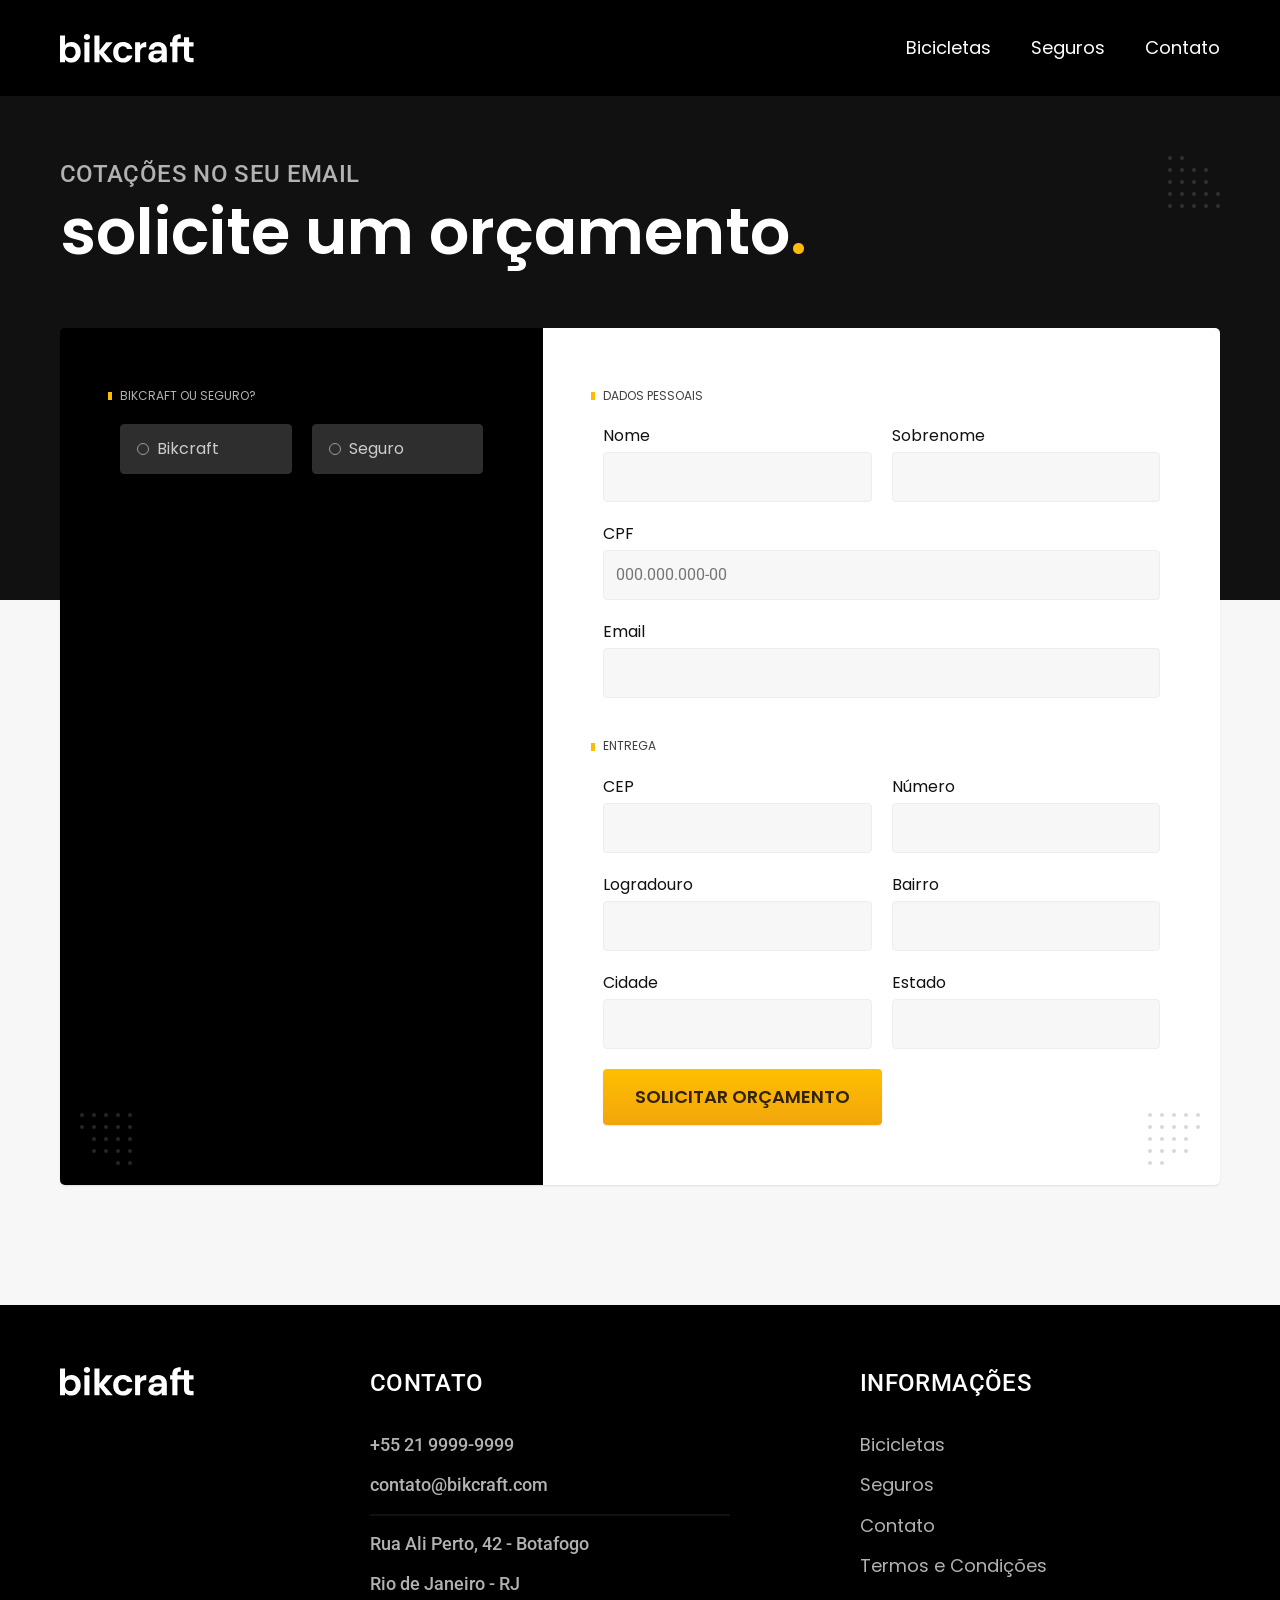
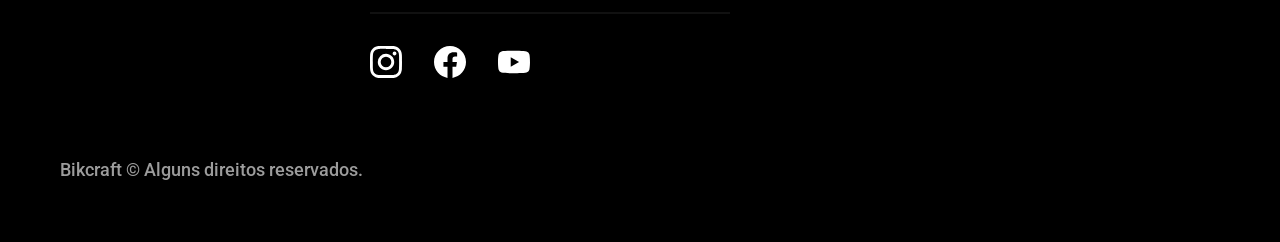
<file: orcamento.html>
<!DOCTYPE html>
<html lang="pt-br">

<head>
  <meta charset="UTF-8">
  <meta name="viewport" content="width=device-width, initial-scale=1.0">

  <title>Orçamento | Bikcraft</title>
  <meta name="description" content="Orçamento.">

  <link rel="icon" href="./favicon.svg" type="image/svg+xml">
  <link rel="preload" href="./css/style.min.css" as="style">
  <link rel="stylesheet" href="./css/style.min.css">
  <script>document.documentElement.classList.add('js');</script>

  <link rel="preconnect" href="https://fonts.googleapis.com">
  <link rel="preconnect" href="https://fonts.gstatic.com" crossorigin>
  <link href="https://fonts.googleapis.com/css2?family=Merriweather:ital,wght@1,900&family=Poppins:wght@400;600&family=Roboto:wght@400;500&display=swap" rel="stylesheet">
</head>

<body id="orcamento">
  <header class="header-bg">
    <div class="header container">
      <a href="./">
        <img src="./img/bikcraft.svg" alt="Bikcraft">
      </a>

      <nav aria-label="primaria">
        <ul class="header-menu font-1-m cor-0">
          <li><a href="./bicicletas.html">Bicicletas</a></li>
          <li><a href="./seguros.html">Seguros</a></li>
          <li><a href="./contato.html">Contato</a></li>
        </ul>
      </nav>
    </div>
  </header>

  <main>
    <div class="titulo-bg">
      <div class="titulo container">
        <p class="font-2-l-b cor-5">Cotações no seu email</p>
        <h1 class="font-1-xxl cor-0">solicite um orçamento<span class="cor-p1">.</span></h1>
      </div>
    </div>

    <form class="orcamento container" action="./enviar.php" method="post">
      <div class="orcamento-produto">
        <h2 class="font-1-xs cor-5">Bikcraft ou Seguro?</h2>

        <input type="radio" name="tipo" value="bikcraft" id="bikcraft">
        <label for="bikcraft">Bikcraft</label>

        <input type="radio" name="tipo" value="seguro" id="seguro">
        <label for="seguro">Seguro</label>

        <div class="orcamento-conteudo" id="orcamento-bikcraft">
          <h2 class="font-1-xs cor-5">Escolha a sua</h2>

          <input type="radio" name="produto" value="nimbus" id="nimbus">
          <label for="nimbus">Nimbus Stark <span>R$ 4999</span></label>
          <div class="orcamento-detalhes">
            <ul class="font-1-xs cor-8">
              <li><img src="./img/icones/eletrica.svg" alt=""> Motor Elétrico</li>
              <li><img src="./img/icones/carbono.svg" alt=""> Fibra de Carbono</li>
              <li><img src="./img/icones/velocidade.svg" alt=""> 50 km/h</li>
              <li><img src="./img/icones/rastreador.svg" alt=""> Rastreador</li>
            </ul>
            <img src="./img/bicicletas/nimbus.jpg" alt="Bicicleta preta">
          </div>

          <input type="radio" name="produto" value="magic" id="magic">
          <label for="magic">Magic Might <span>R$ 2499</span></label>
          <div class="orcamento-detalhes">
            <ul class="font-1-xs cor-8">
              <li><img src="./img/icones/eletrica.svg" alt=""> Motor Elétrico</li>
              <li><img src="./img/icones/carbono.svg" alt=""> Fibra de Carbono</li>
              <li><img src="./img/icones/velocidade.svg" alt=""> 45 km/h</li>
              <li><img src="./img/icones/rastreador.svg" alt=""> Rastreador</li>
            </ul>
            <img src="./img/bicicletas/magic.jpg" alt="Bicicleta preta">
          </div>

          <input type="radio" name="produto" value="nebula" id="nebula">
          <label for="nebula">Nebula Cosmic <span>R$ 3999</span></label>
          <div class="orcamento-detalhes">
            <ul class="font-1-xs cor-8">
              <li><img src="./img/icones/eletrica.svg" alt=""> Motor Elétrico</li>
              <li><img src="./img/icones/carbono.svg" alt=""> Fibra de Carbono</li>
              <li><img src="./img/icones/velocidade.svg" alt=""> 40 km/h</li>
              <li><img src="./img/icones/rastreador.svg" alt=""> Rastreador</li>
            </ul>
            <img src="./img/bicicletas/nebula.jpg" alt="Bicicleta branca">
          </div>

        </div>

        <div class="orcamento-conteudo" id="orcamento-seguro">
          <h2 class="font-1-xs cor-5">Escolha o plano</h2>

          <input type="radio" name="produto" value="prata" id="prata">
          <label for="prata">Prata <span>R$ 199</span></label>

          <input type="radio" name="produto" value="ouro" id="ouro">
          <label for="ouro">Ouro <span>R$ 299</span></label>
        </div>
      </div>
      <div class="orcamento-dados form">
        <h2 class="font-1-xs cor-9 col-2">dados pessoais</h2>
        <div>
          <label for="nome">Nome</label>
          <input type="text" id="nome" name="nome">
        </div>
        <div>
          <label for="sobrenome">Sobrenome</label>
          <input type="text" id="sobrenome" name="sobrenome">
        </div>
        <div class="col-2">
          <label for="cpf">CPF</label>
          <input type="text" id="cpf" name="cpf" placeholder="000.000.000-00">
        </div>
        <div class="col-2">
          <label for="email">Email</label>
          <input type="email" id="email" name="email" required>
        </div>
        <h2 class="font-1-xs cor-9 col-2">entrega</h2>
        <div>
          <label for="cep">CEP</label>
          <input type="text" id="cep" name="cep">
        </div>
        <div>
          <label for="numero">Número</label>
          <input type="text" id="numero" name="numero">
        </div>
        <div>
          <label for="logradouro">Logradouro</label>
          <input type="text" id="logradouro" name="logradouro">
        </div>
        <div>
          <label for="bairro">Bairro</label>
          <input type="text" id="bairro" name="bairro">
        </div>
        <div>
          <label for="cidade">Cidade</label>
          <input type="text" id="cidade" name="cidade">
        </div>
        <div>
          <label for="estado">Estado</label>
          <input type="text" id="estado" name="estado">
        </div>
        <button class="botao col-2">Solicitar Orçamento</button>
      </div>
    </form>
  </main>

  <footer class="footer-bg">
    <div class="footer container">
      <img src="./img/bikcraft.svg" alt="Bikcraft">
      <div class="footer-contato">
        <h3 class="font-2-l-b cor-0">Contato</h3>
        <ul class="font-2-m cor-5">
          <li><a href="tel:+552199999999">+55 21 9999-9999</a></li>
          <li><a href="mailto:contato@bikcraft.com">contato@bikcraft.com</a></li>
          <li>Rua Ali Perto, 42 - Botafogo</li>
          <li>Rio de Janeiro - RJ</li>
        </ul>
        <div class="footer-redes">
          <a href="./">
            <img src="./img/redes/instagram.svg" alt="Instagram">
          </a>
          <a href="./">
            <img src="./img/redes/facebook.svg" alt="Facebook">
          </a>
          <a href="./">
            <img src="./img/redes/youtube.svg" alt="Youtube">
          </a>
        </div>
      </div>
      <div class="footer-informacoes">
        <h3 class="font-2-l-b cor-0">Informações</h3>
        <nav>
          <ul class="font-1-m cor-5">
            <li><a href="./bicicletas.html">Bicicletas</a></li>
            <li><a href="./seguros.html">Seguros</a></li>
            <li><a href="./contato.html">Contato</a></li>
            <li><a href="./termos.html">Termos e Condições</a></li>
          </ul>
        </nav>
      </div>
      <p class="footer-copy font-2-m cor-6">Bikcraft © Alguns direitos reservados.</p>
    </div>
  </footer>
  <script src="./js/script.js"></script>
  <script src="./js/formulario.js"></script>
</body>

</html>
</file>
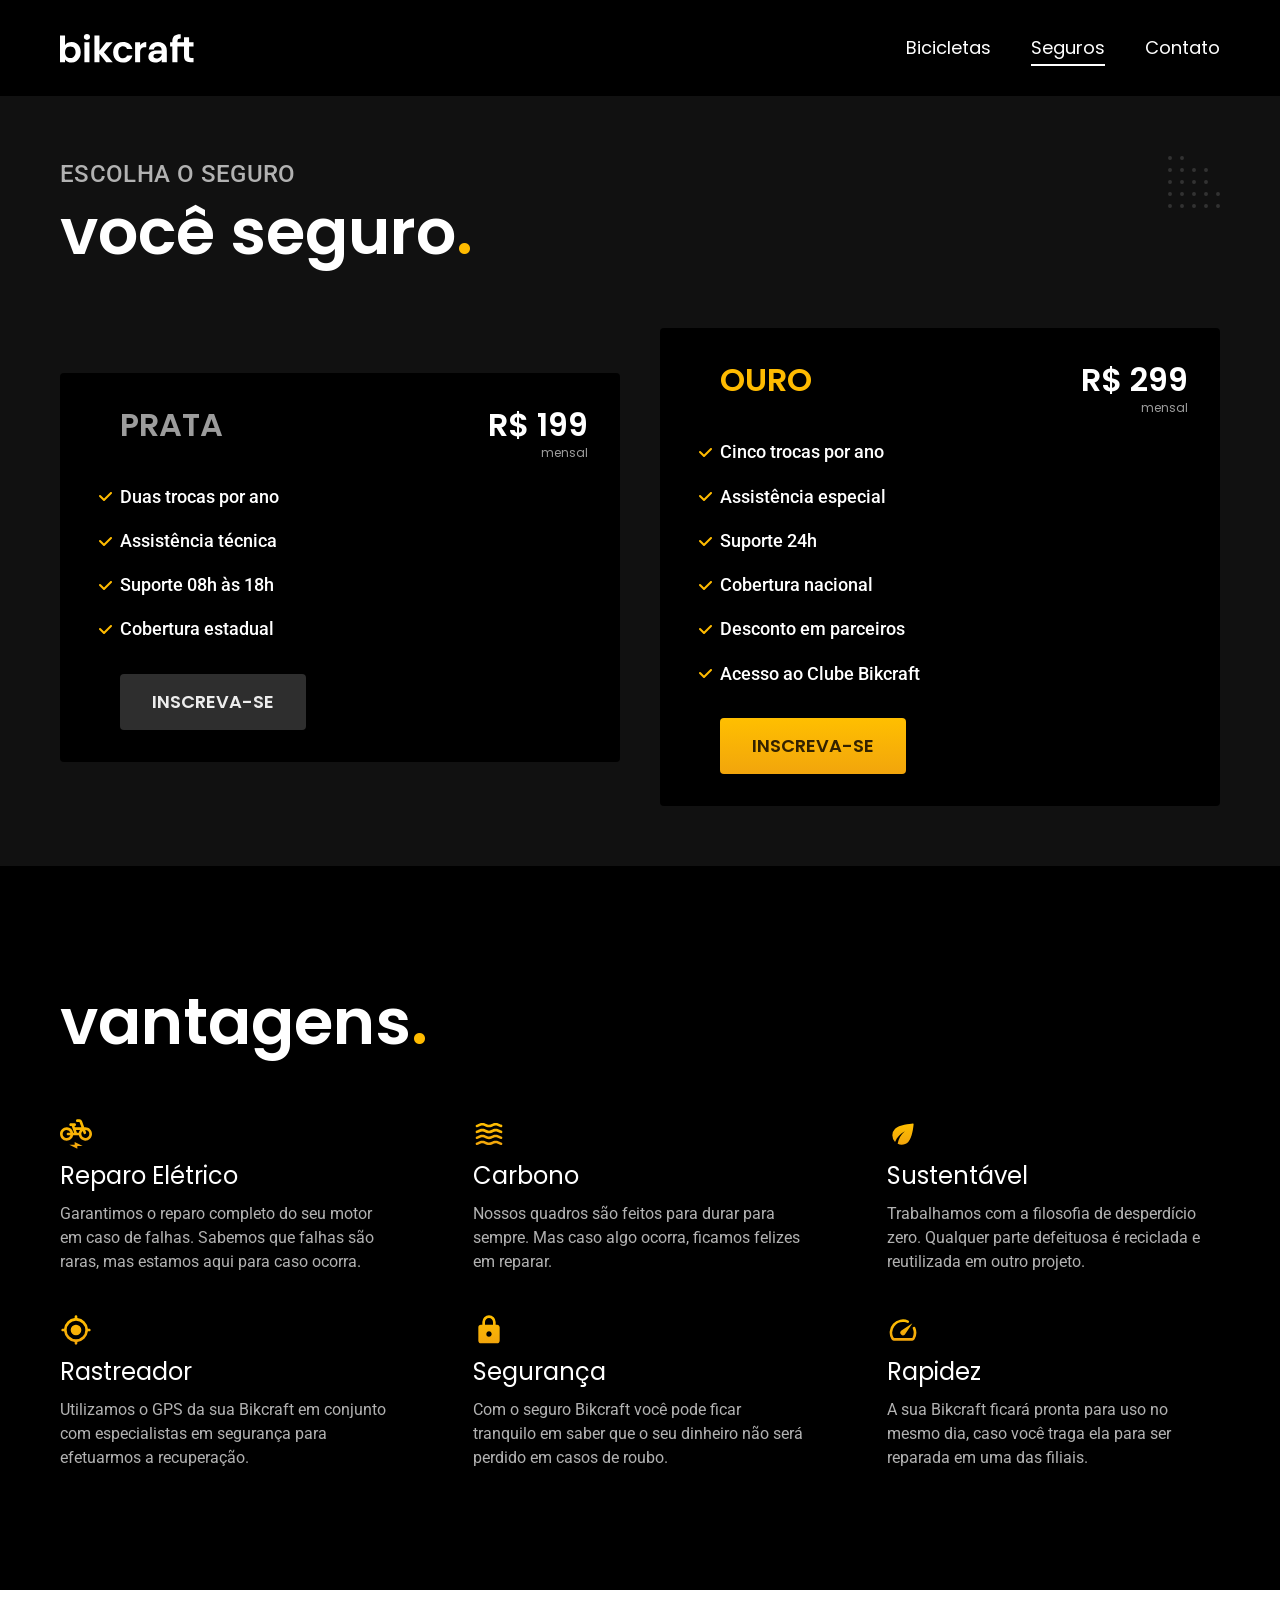
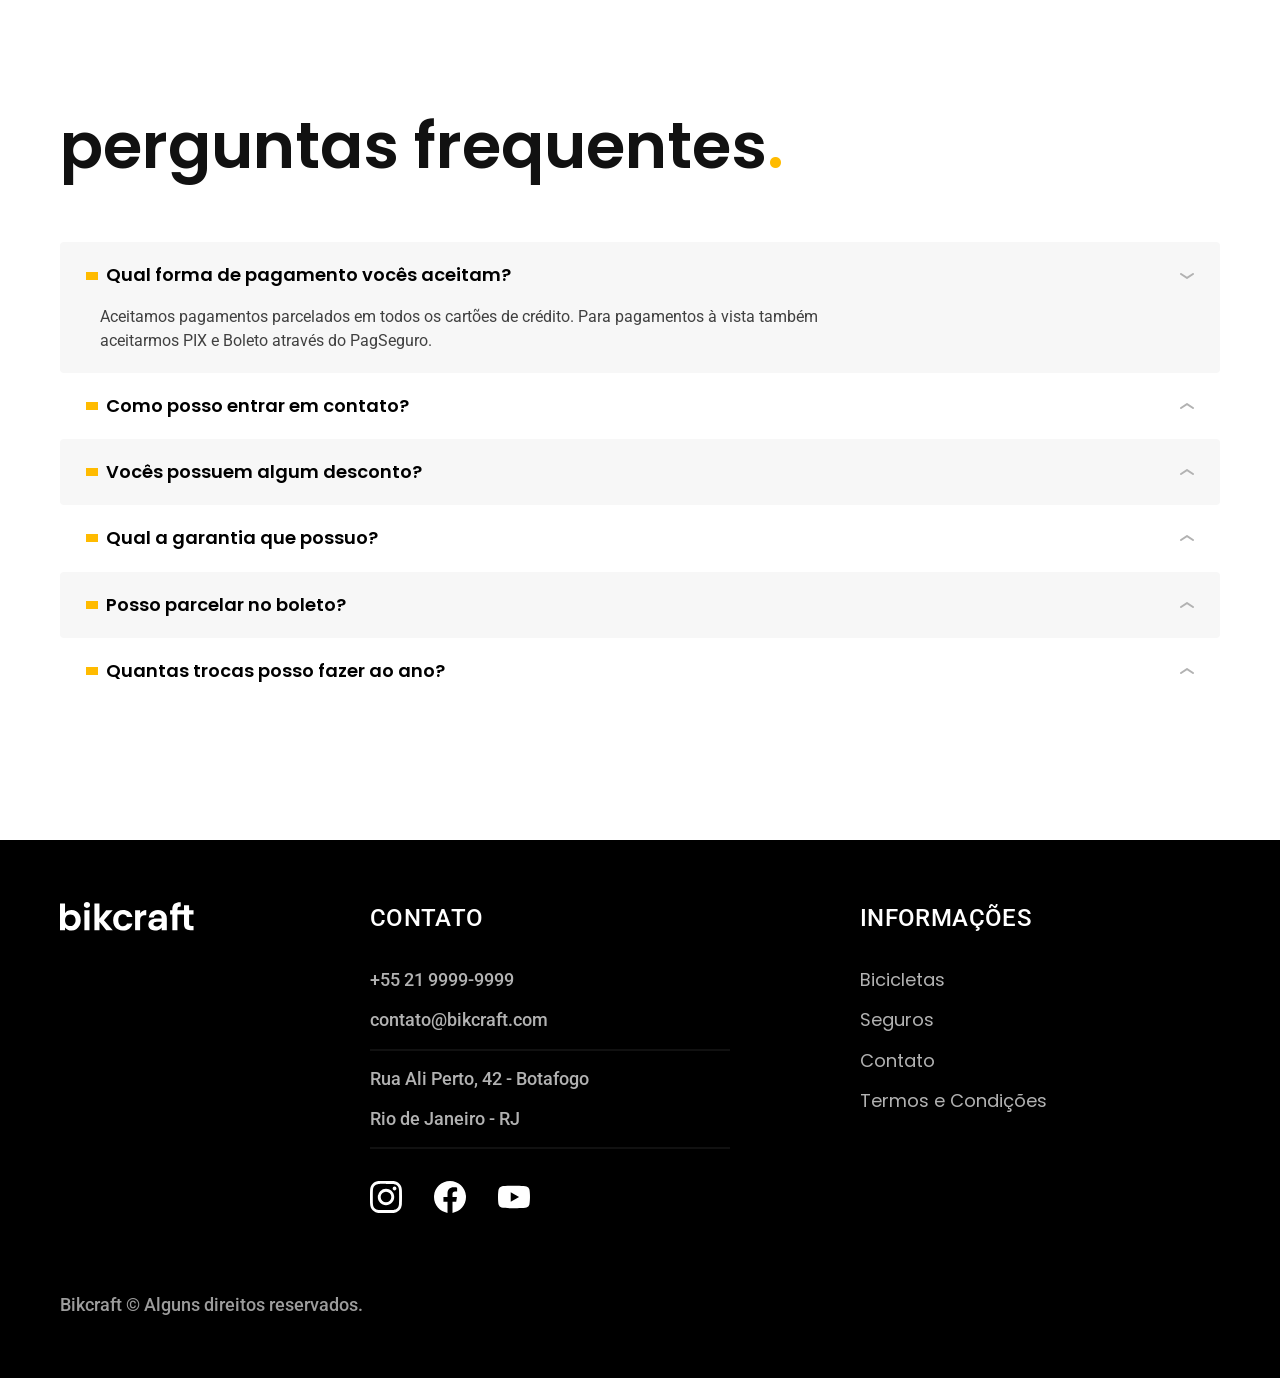
<file: seguros.html>
<!DOCTYPE html>
<html lang="pt-br">

<head>
  <meta charset="UTF-8">
  <meta name="viewport" content="width=device-width, initial-scale=1.0">

  <title>Seguros | Bikcraft</title>
  <meta name="description" content="Seguros.">

  <link rel="icon" href="./favicon.svg" type="image/svg+xml">
  <link rel="preload" href="./css/style.min.css" as="style">
  <link rel="stylesheet" href="./css/style.min.css">
  <script>document.documentElement.classList.add('js');</script>

  <link rel="preconnect" href="https://fonts.googleapis.com">
  <link rel="preconnect" href="https://fonts.gstatic.com" crossorigin>
  <link href="https://fonts.googleapis.com/css2?family=Merriweather:ital,wght@1,900&family=Poppins:wght@400;600&family=Roboto:wght@400;500&display=swap" rel="stylesheet">
</head>

<body id="seguros">
  <header class="header-bg">
    <div class="header container">
      <a href="./">
        <img src="./img/bikcraft.svg" alt="Bikcraft">
      </a>

      <nav aria-label="primaria">
        <ul class="header-menu font-1-m cor-0">
          <li><a href="./bicicletas.html">Bicicletas</a></li>
          <li><a href="./seguros.html">Seguros</a></li>
          <li><a href="./contato.html">Contato</a></li>
        </ul>
      </nav>
    </div>
  </header>

  <main class="seguros-bg">
    <div class="titulo-bg">
      <div class="titulo container">
        <p class="font-2-l-b cor-5">Escolha o seguro</p>
        <h1 class="font-1-xxl cor-0">você seguro<span class="cor-p1">.</span></h1>
      </div>
    </div>

    <div class="seguros container">

      <div class="seguros-item fadeInLeft" data-anime="200">
        <h3 class="font-1-xl cor-6">PRATA</h3>
        <span class="font-1-xl cor-0">R$ 199 <span class="font-1-xs cor-6">mensal</span></span>
        <ul class="font-2-m cor-0">
          <li>Duas trocas por ano</li>
          <li>Assistência técnica</li>
          <li>Suporte 08h às 18h</li>
          <li>Cobertura estadual</li>
        </ul>
        <a class="botao secundario" href="./orcamento.html?tipo=seguro&produto=prata">Inscreva-se</a>
      </div>

      <div class="seguros-item fadeInRight" data-anime="400">
        <h3 class="font-1-xl cor-p1">OURO</h3>
        <span class="font-1-xl cor-0">R$ 299 <span class="font-1-xs cor-6">mensal</span></span>
        <ul class="font-2-m cor-0">
          <li>Cinco trocas por ano</li>
          <li>Assistência especial</li>
          <li>Suporte 24h</li>
          <li>Cobertura nacional</li>
          <li>Desconto em parceiros</li>
          <li>Acesso ao Clube Bikcraft</li>
        </ul>
        <a class="botao" href="./orcamento.html?tipo=seguro&produto=ouro">Inscreva-se</a>
      </div>
    </div>
  </main>

  <article class="vantagens-bg">
    <div class="vantagens container">
      <h2 class="font-1-xxl cor-0">vantagens<span class="cor-p1">.</span></h2>
      <ul>
        <li>
          <img src="./img/icones/eletrica.svg" alt="">
          <h3 class="font-1-l cor-0">Reparo Elétrico</h3>
          <p class="font-2-s cor-5">Garantimos o reparo completo do seu motor em caso de falhas. Sabemos que falhas são raras, mas estamos aqui para caso ocorra.</p>
        </li>
        <li>
          <img src="./img/icones/carbono.svg" alt="">
          <h3 class="font-1-l cor-0">Carbono</h3>
          <p class="font-2-s cor-5">Nossos quadros são feitos para durar para sempre. Mas caso algo ocorra, ficamos felizes em reparar.</p>
        </li>
        <li>
          <img src="./img/icones/sustentavel.svg" alt="">
          <h3 class="font-1-l cor-0">Sustentável</h3>
          <p class="font-2-s cor-5">Trabalhamos com a filosofia de desperdício zero. Qualquer parte defeituosa é reciclada e reutilizada em outro projeto.</p>
        </li>
        <li>
          <img src="./img/icones/rastreador.svg" alt="">
          <h3 class="font-1-l cor-0">Rastreador</h3>
          <p class="font-2-s cor-5">Utilizamos o GPS da sua Bikcraft em conjunto com especialistas em segurança para efetuarmos a recuperação.</p>
        </li>
        <li>
          <img src="./img/icones/seguro.svg" alt="">
          <h3 class="font-1-l cor-0">Segurança</h3>
          <p class="font-2-s cor-5">Com o seguro Bikcraft você pode ficar tranquilo em saber que o seu dinheiro não será perdido em casos de roubo.</p>
        </li>
        <li>
          <img src="./img/icones/velocidade.svg" alt="">
          <h3 class="font-1-l cor-0">Rapidez</h3>
          <p class="font-2-s cor-5">A sua Bikcraft ficará pronta para uso no mesmo dia, caso você traga ela para ser reparada em uma das filiais.</p>
        </li>
      </ul>
    </div>
  </article>

  <article class="perguntas container">
    <h2 class="font-1-xxl">perguntas frequentes<span class="cor-p1">.</span></h2>

    <dl>
      <div>
        <dt><button class="font-1-m-b" aria-controls="pergunta1" aria-expanded="true">Qual forma de pagamento vocês aceitam?</button></dt>
        <dd id="pergunta1" class="font-2-s cor-9 ativa">Aceitamos pagamentos parcelados em todos os cartões de crédito. Para pagamentos à vista também aceitarmos PIX e Boleto através do PagSeguro.</dd>
      </div>
      <div>
        <dt><button class="font-1-m-b" aria-controls="pergunta2" aria-expanded="false">Como posso entrar em contato?</button></dt>
        <dd id="pergunta2" class="font-2-s cor-9">Aceitamos pagamentos parcelados em todos os cartões de crédito. Para pagamentos à vista também aceitarmos PIX e Boleto através do PagSeguro.</dd>
      </div>
      <div>
        <dt><button class="font-1-m-b" aria-controls="pergunta3" aria-expanded="false">Vocês possuem algum desconto?</button></dt>
        <dd id="pergunta3" class="font-2-s cor-9">Aceitamos pagamentos parcelados em todos os cartões de crédito. Para pagamentos à vista também aceitarmos PIX e Boleto através do PagSeguro.</dd>
      </div>
      <div>
        <dt><button class="font-1-m-b" aria-controls="pergunta4" aria-expanded="false">Qual a garantia que possuo?</button></dt>
        <dd id="pergunta4" class="font-2-s cor-9">Aceitamos pagamentos parcelados em todos os cartões de crédito. Para pagamentos à vista também aceitarmos PIX e Boleto através do PagSeguro.</dd>
      </div>
      <div>
        <dt><button class="font-1-m-b" aria-controls="pergunta5" aria-expanded="false">Posso parcelar no boleto?</button></dt>
        <dd id="pergunta5" class="font-2-s cor-9">Aceitamos pagamentos parcelados em todos os cartões de crédito. Para pagamentos à vista também aceitarmos PIX e Boleto através do PagSeguro.</dd>
      </div>
      <div>
        <dt><button class="font-1-m-b" aria-controls="pergunta6" aria-expanded="false">Quantas trocas posso fazer ao ano?</button></dt>
        <dd id="pergunta6" class="font-2-s cor-9">Aceitamos pagamentos parcelados em todos os cartões de crédito. Para pagamentos à vista também aceitarmos PIX e Boleto através do PagSeguro.</dd>
      </div>
    </dl>
  </article>

  <footer class="footer-bg">
    <div class="footer container">
      <img src="./img/bikcraft.svg" alt="Bikcraft">
      <div class="footer-contato">
        <h3 class="font-2-l-b cor-0">Contato</h3>
        <ul class="font-2-m cor-5">
          <li><a href="tel:+552199999999">+55 21 9999-9999</a></li>
          <li><a href="mailto:contato@bikcraft.com">contato@bikcraft.com</a></li>
          <li>Rua Ali Perto, 42 - Botafogo</li>
          <li>Rio de Janeiro - RJ</li>
        </ul>
        <div class="footer-redes">
          <a href="./">
            <img src="./img/redes/instagram.svg" alt="Instagram">
          </a>
          <a href="./">
            <img src="./img/redes/facebook.svg" alt="Facebook">
          </a>
          <a href="./">
            <img src="./img/redes/youtube.svg" alt="Youtube">
          </a>
        </div>
      </div>
      <div class="footer-informacoes">
        <h3 class="font-2-l-b cor-0">Informações</h3>
        <nav>
          <ul class="font-1-m cor-5">
            <li><a href="./bicicletas.html">Bicicletas</a></li>
            <li><a href="./seguros.html">Seguros</a></li>
            <li><a href="./contato.html">Contato</a></li>
            <li><a href="./termos.html">Termos e Condições</a></li>
          </ul>
        </nav>
      </div>
      <p class="footer-copy font-2-m cor-6">Bikcraft © Alguns direitos reservados.</p>
    </div>
  </footer>

  <script src="./js/plugins/simple-anime.js"></script>
  <script src="./js/script.js"></script>
</body>

</html>
</file>
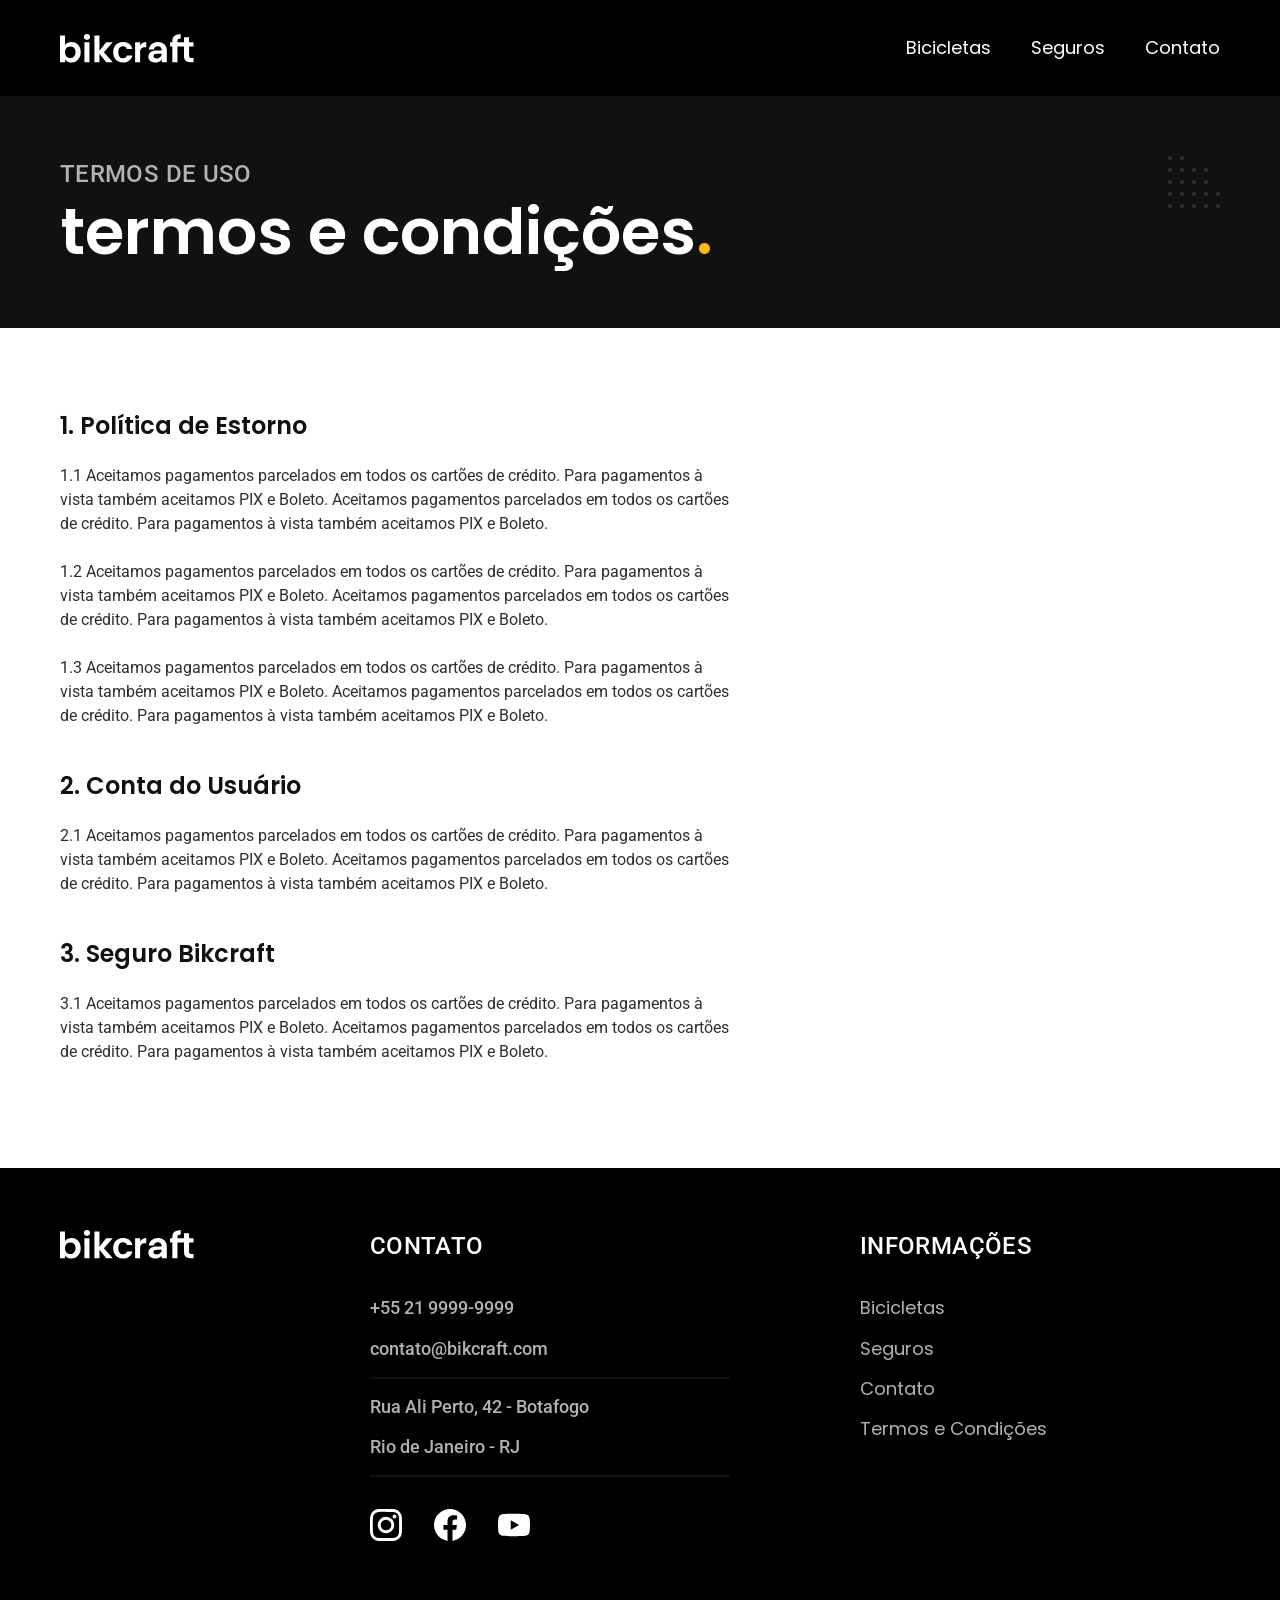
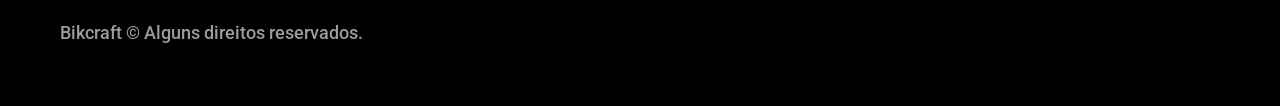
<file: termos.html>
<!DOCTYPE html>
<html lang="pt-br">

<head>
  <meta charset="UTF-8">
  <meta name="viewport" content="width=device-width, initial-scale=1.0">

  <title>Termos e Condições | Bikcraft</title>
  <meta name="description" content="Termos e condições.">

  <link rel="icon" href="./favicon.svg" type="image/svg+xml">
  <link rel="preload" href="./css/style.min.css" as="style">
  <link rel="stylesheet" href="./css/style.min.css">
  <script>document.documentElement.classList.add('js');</script>

  <link rel="preconnect" href="https://fonts.googleapis.com">
  <link rel="preconnect" href="https://fonts.gstatic.com" crossorigin>
  <link href="https://fonts.googleapis.com/css2?family=Merriweather:ital,wght@1,900&family=Poppins:wght@400;600&family=Roboto:wght@400;500&display=swap" rel="stylesheet">
</head>

<body id="termos">
  <header class="header-bg">
    <div class="header container">
      <a href="./">
        <img src="./img/bikcraft.svg" alt="Bikcraft">
      </a>

      <nav aria-label="primaria">
        <ul class="header-menu font-1-m cor-0">
          <li><a href="./bicicletas.html">Bicicletas</a></li>
          <li><a href="./seguros.html">Seguros</a></li>
          <li><a href="./contato.html">Contato</a></li>
        </ul>
      </nav>
    </div>
  </header>

  <main>
    <div class="titulo-bg">
      <div class="titulo container">
        <p class="font-2-l-b cor-5">Termos de uso</p>
        <h1 class="font-1-xxl cor-0">termos e condições<span class="cor-p1">.</span></h1>
      </div>
    </div>

    <div class="termos font-2-s cor-10 container">
      <h2 class="font-1-l cor-11">1. Política de Estorno</h2>
      <p>1.1 Aceitamos pagamentos parcelados em todos os cartões de crédito. Para pagamentos à vista também aceitamos PIX e Boleto. Aceitamos pagamentos parcelados em todos os cartões de crédito. Para pagamentos à vista também aceitamos PIX e Boleto.</p>
      <p>1.2 Aceitamos pagamentos parcelados em todos os cartões de crédito. Para pagamentos à vista também aceitamos PIX e Boleto. Aceitamos pagamentos parcelados em todos os cartões de crédito. Para pagamentos à vista também aceitamos PIX e Boleto.</p>
      <p>1.3 Aceitamos pagamentos parcelados em todos os cartões de crédito. Para pagamentos à vista também aceitamos PIX e Boleto. Aceitamos pagamentos parcelados em todos os cartões de crédito. Para pagamentos à vista também aceitamos PIX e Boleto.</p>
      <h2 class="font-1-l cor-11">2. Conta do Usuário</h2>
      <p>2.1 Aceitamos pagamentos parcelados em todos os cartões de crédito. Para pagamentos à vista também aceitamos PIX e Boleto. Aceitamos pagamentos parcelados em todos os cartões de crédito. Para pagamentos à vista também aceitamos PIX e Boleto.</p>
      <h2 class="font-1-l cor-11">3. Seguro Bikcraft</h2>
      <p>3.1 Aceitamos pagamentos parcelados em todos os cartões de crédito. Para pagamentos à vista também aceitamos PIX e Boleto. Aceitamos pagamentos parcelados em todos os cartões de crédito. Para pagamentos à vista também aceitamos PIX e Boleto.</p>
    </div>
  </main>

  <footer class="footer-bg">
    <div class="footer container">
      <img src="./img/bikcraft.svg" alt="Bikcraft">
      <div class="footer-contato">
        <h3 class="font-2-l-b cor-0">Contato</h3>
        <ul class="font-2-m cor-5">
          <li><a href="tel:+552199999999">+55 21 9999-9999</a></li>
          <li><a href="mailto:contato@bikcraft.com">contato@bikcraft.com</a></li>
          <li>Rua Ali Perto, 42 - Botafogo</li>
          <li>Rio de Janeiro - RJ</li>
        </ul>
        <div class="footer-redes">
          <a href="./">
            <img src="./img/redes/instagram.svg" alt="Instagram">
          </a>
          <a href="./">
            <img src="./img/redes/facebook.svg" alt="Facebook">
          </a>
          <a href="./">
            <img src="./img/redes/youtube.svg" alt="Youtube">
          </a>
        </div>
      </div>
      <div class="footer-informacoes">
        <h3 class="font-2-l-b cor-0">Informações</h3>
        <nav>
          <ul class="font-1-m cor-5">
            <li><a href="./bicicletas.html">Bicicletas</a></li>
            <li><a href="./seguros.html">Seguros</a></li>
            <li><a href="./contato.html">Contato</a></li>
            <li><a href="./termos.html">Termos e Condições</a></li>
          </ul>
        </nav>
      </div>
      <p class="footer-copy font-2-m cor-6">Bikcraft © Alguns direitos reservados.</p>
    </div>
  </footer>
  <script src="./js/script.js"></script>
</body>

</html>
</file>
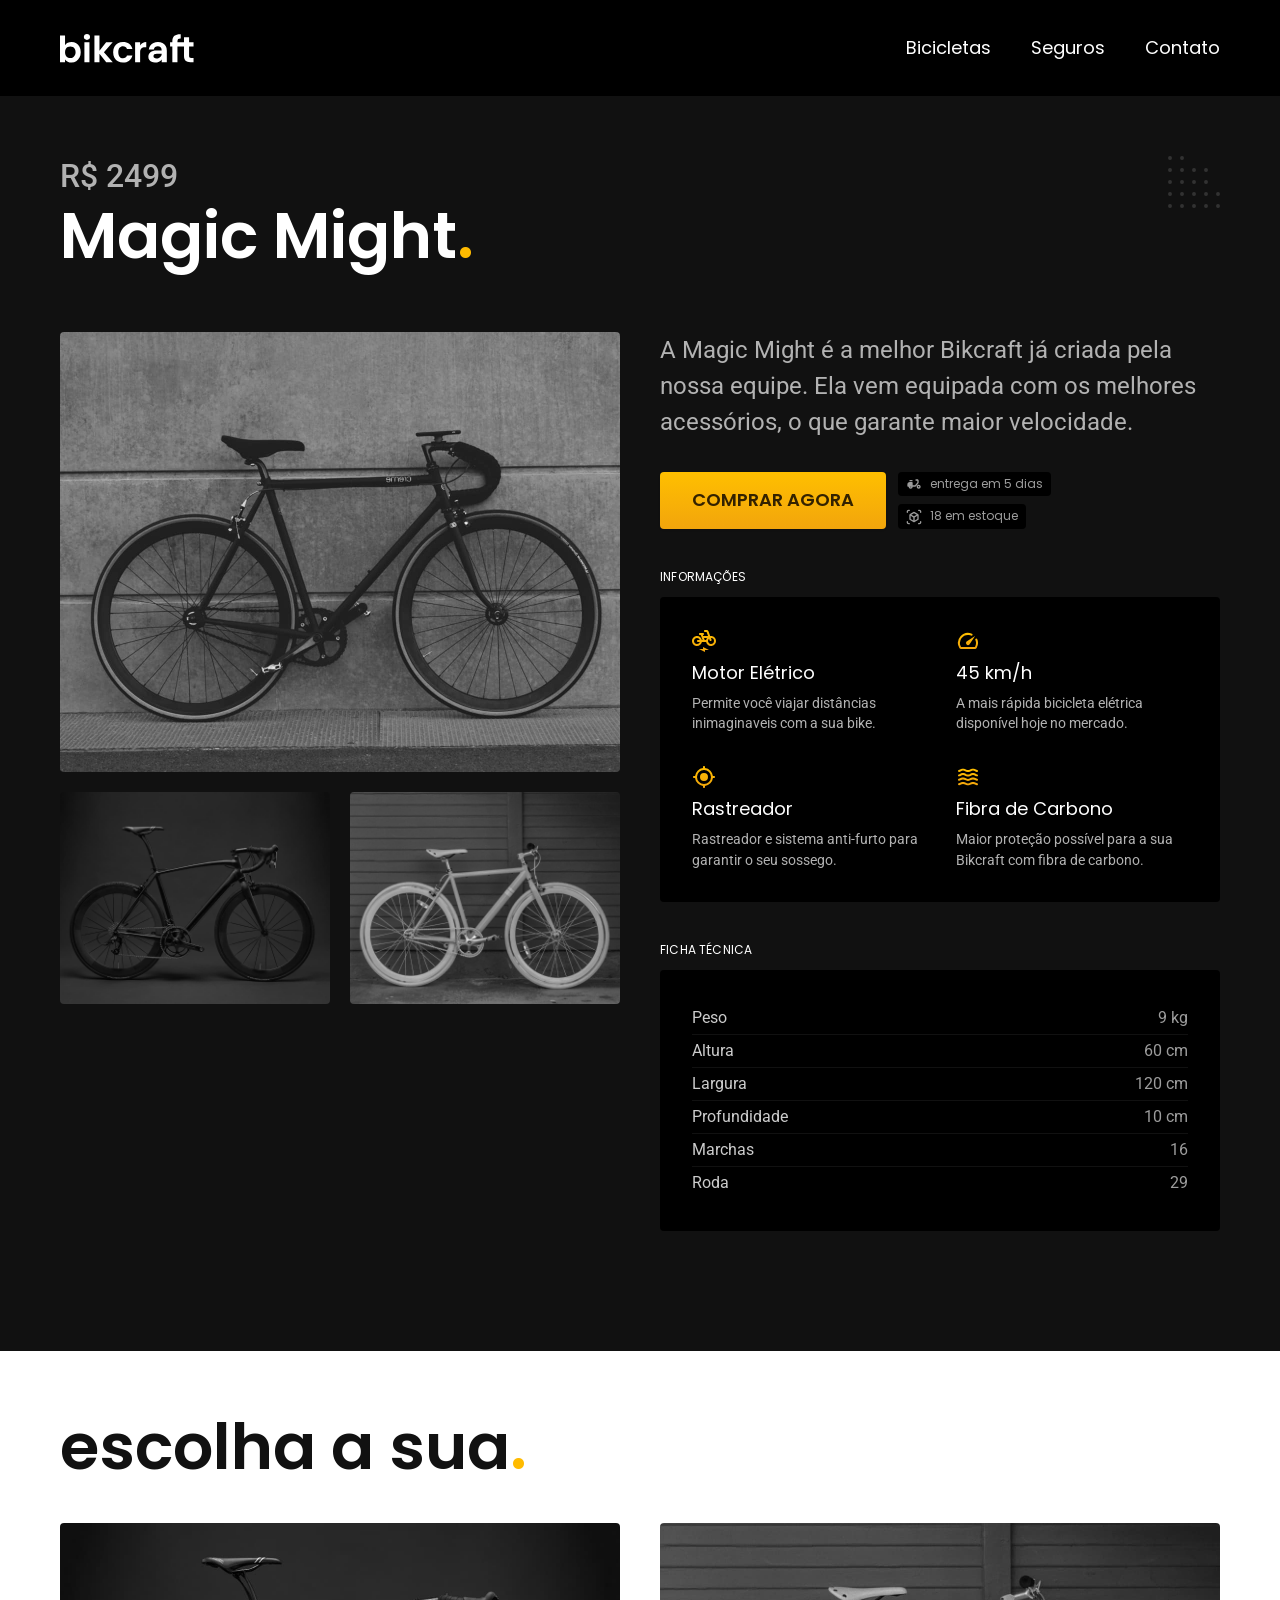
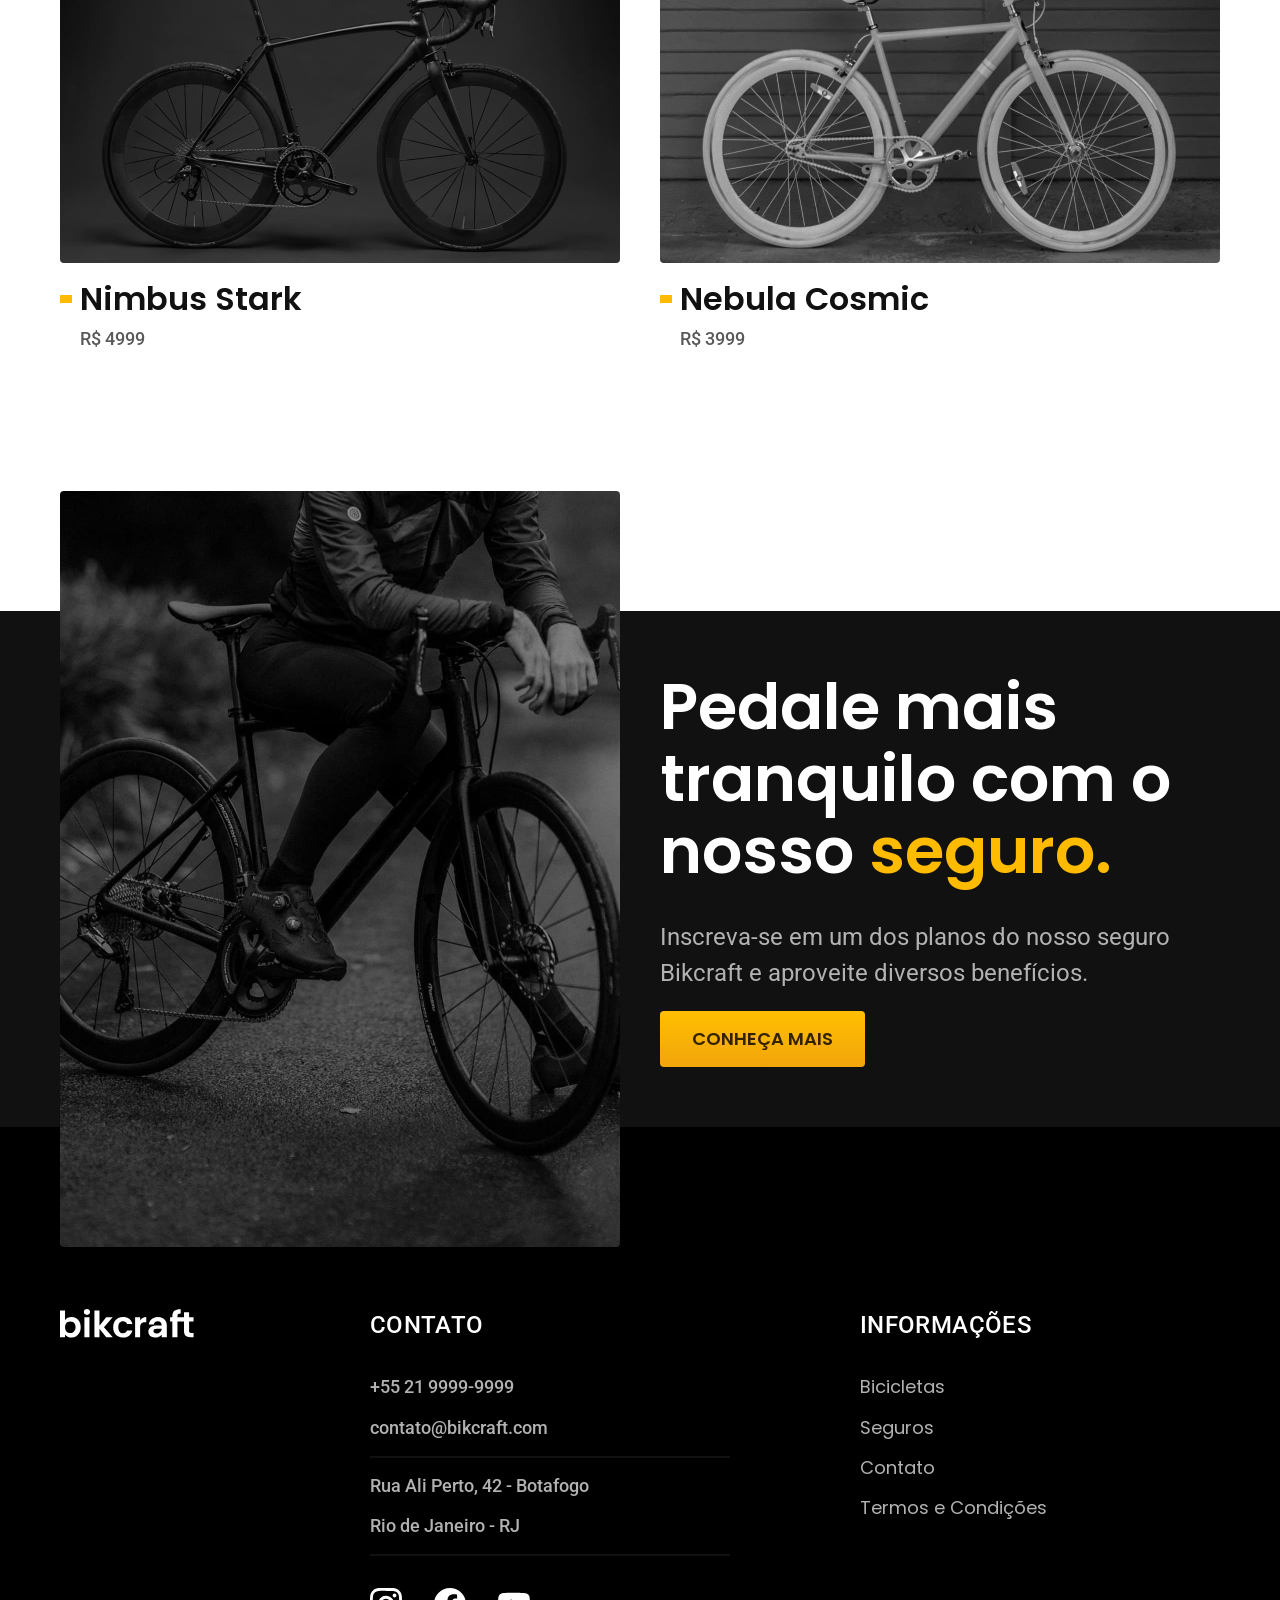
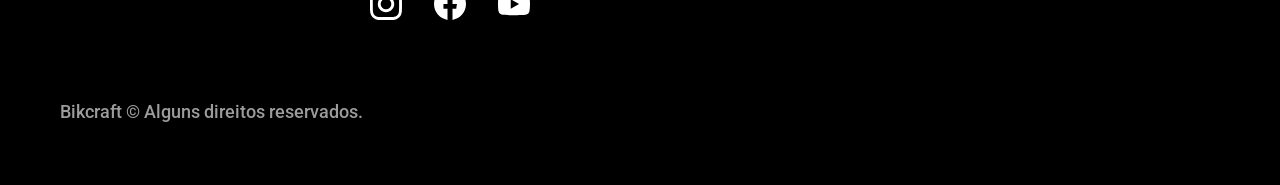
<file: bicicletas/magic.html>
<!DOCTYPE html>
<html lang="pt-br">

<head>
  <meta charset="UTF-8">
  <meta name="viewport" content="width=device-width, initial-scale=1.0">

  <title>Magic | Bikcraft</title>
  <meta name="description" content="Magic.">

  <link rel="icon" href="../favicon.svg" type="image/svg+xml">
  <link rel="preload" href="../css/style.min.css" as="style">
  <link rel="stylesheet" href="../css/style.min.css">
  <script>document.documentElement.classList.add('js');</script>

  <link rel="preconnect" href="https://fonts.googleapis.com">
  <link rel="preconnect" href="https://fonts.gstatic.com" crossorigin>
  <link href="https://fonts.googleapis.com/css2?family=Merriweather:ital,wght@1,900&family=Poppins:wght@400;600&family=Roboto:wght@400;500&display=swap" rel="stylesheet">
</head>

<body id="bicicleta">
  <header class="header-bg">
    <div class="header container">
      <a href="../">
        <img src="../img/bikcraft.svg" alt="Bikcraft">
      </a>

      <nav aria-label="primaria">
        <ul class="header-menu font-1-m cor-0">
          <li><a href="../bicicletas.html">Bicicletas</a></li>
          <li><a href="../seguros.html">Seguros</a></li>
          <li><a href="../contato.html">Contato</a></li>
        </ul>
      </nav>
    </div>
  </header>

  <main class="titulo-bg">
    <div>
      <div class="titulo container">
        <p class="font-2-xl cor-5">R$ 2499</p>
        <h1 class="font-1-xxl cor-0">Magic Might<span class="cor-p1">.</span></h1>
      </div>
    </div>
    <div class="bicicleta container">
      <div class="bicicleta-imagens">
        <img src="../img/bicicleta/nimbus2.jpg" alt="Bicicleta 1">
        <img src="../img/bicicleta/nimbus1.jpg" alt="Bicicleta 2">
        <img src="../img/bicicleta/nimbus3.jpg" alt="Bicicleta 3">
      </div>
      <div class="bicicleta-conteudo">
        <p class="font-2-l cor-5">A Magic Might é a melhor Bikcraft já criada pela nossa equipe. Ela vem equipada com os melhores acessórios, o que garante maior velocidade.</p>
        <div class="bicicleta-comprar">
          <a class="botao" href="../orcamento.html?tipo=bikcraft&produto=magic">Comprar Agora</a>
          <span class="font-1-xs cor-6"><img src="../img/icones/entrega.svg" alt=""> entrega em 5 dias</span>
          <span class="font-1-xs cor-6"><img src="../img/icones/estoque.svg" alt=""> 18 em estoque</span>
        </div>

        <h2 class="font-1-xs cor-0">Informações</h2>
        <ul class="bicicleta-informacoes">
          <li>
            <img src="../img/icones/eletrica.svg" alt="">
            <h3 class="font-1-m cor-0">Motor Elétrico</h3>
            <p class="font-2-xs cor-5">Permite você viajar distâncias inimaginaveis com a sua bike.</p>
          </li>
          <li>
            <img src="../img/icones/velocidade.svg" alt="">
            <h3 class="font-1-m cor-0">45 km/h</h3>
            <p class="font-2-xs cor-5">A mais rápida bicicleta elétrica disponível hoje no mercado.</p>
          </li>
          <li>
            <img src="../img/icones/rastreador.svg" alt="">
            <h3 class="font-1-m cor-0">Rastreador</h3>
            <p class="font-2-xs cor-5">Rastreador e sistema anti-furto para garantir o seu sossego.</p>
          </li>
          <li>
            <img src="../img/icones/carbono.svg" alt="">
            <h3 class="font-1-m cor-0">Fibra de Carbono</h3>
            <p class="font-2-xs cor-5">Maior proteção possível para a sua Bikcraft com fibra de carbono.</p>
          </li>
        </ul>
        <h2 class="font-1-xs cor-0">Ficha Técnica</h2>
        <ul class="bicicleta-ficha font-2-s cor-4">
          <li>Peso <span>9 kg</span></li>
          <li>Altura <span>60 cm</span></li>
          <li>Largura <span>120 cm</span></li>
          <li>Profundidade <span>10 cm</span></li>
          <li>Marchas <span>16</span></li>
          <li>Roda <span>29</span></li>
        </ul>
      </div>
    </div>
  </main>

  <article class="bicicletas-lista container">
    <h2 class="font-1-xxl">escolha a sua<span class="cor-p1">.</span></h2>

    <ul>
      <li>
        <a href="./nimbus.html">
          <img src="../img/bicicletas/nimbus.jpg" alt="Bicicleta preta">
          <h3 class="font-1-xl">Nimbus Stark</h3>
          <span class="font-2-m cor-8">R$ 4999</span>
        </a>
      </li>
      <li>
        <a href="./nebula.html">
          <img src="../img/bicicletas/nebula.jpg" alt="Bicicleta preta">
          <h3 class="font-1-xl">Nebula Cosmic</h3>
          <span class="font-2-m cor-8">R$ 3999</span>
        </a>
      </li>
    </ul>
  </article>

  <article class="seguro-bg">
    <div class="seguro container">
      <div class="seguro-imagem">
        <img src="../img/fotos/seguros.jpg" alt="Pessoa parada em cima de uma bicicleta.">
      </div>
      <div class="seguro-conteudo">
        <h2 class="font-1-xxl cor-0">Pedale mais tranquilo com o nosso <span class="cor-p1">seguro.</span></h2>
        <p class="font-2-l cor-5">Inscreva-se em um dos planos do nosso seguro Bikcraft e aproveite diversos benefícios.</p>
        <a class="botao" href="../seguros.html">Conheça Mais</a>
      </div>
    </div>
  </article>

  <footer class="footer-bg">
    <div class="footer container">
      <img src="../img/bikcraft.svg" alt="Bikcraft">
      <div class="footer-contato">
        <h3 class="font-2-l-b cor-0">Contato</h3>
        <ul class="font-2-m cor-5">
          <li><a href="tel:+552199999999">+55 21 9999-9999</a></li>
          <li><a href="mailto:contato@bikcraft.com">contato@bikcraft.com</a></li>
          <li>Rua Ali Perto, 42 - Botafogo</li>
          <li>Rio de Janeiro - RJ</li>
        </ul>
        <div class="footer-redes">
          <a href="../">
            <img src="../img/redes/instagram.svg" alt="Instagram">
          </a>
          <a href="../">
            <img src="../img/redes/facebook.svg" alt="Facebook">
          </a>
          <a href="../">
            <img src="../img/redes/youtube.svg" alt="Youtube">
          </a>
        </div>
      </div>
      <div class="footer-informacoes">
        <h3 class="font-2-l-b cor-0">Informações</h3>
        <nav>
          <ul class="font-1-m cor-5">
            <li><a href="../bicicletas.html">Bicicletas</a></li>
            <li><a href="../seguros.html">Seguros</a></li>
            <li><a href="../contato.html">Contato</a></li>
            <li><a href="../termos.html">Termos e Condições</a></li>
          </ul>
        </nav>
      </div>
      <p class="footer-copy font-2-m cor-6">Bikcraft © Alguns direitos reservados.</p>
    </div>
  </footer>
  <script src="../js/script.js"></script>
</body>

</html>
</file>
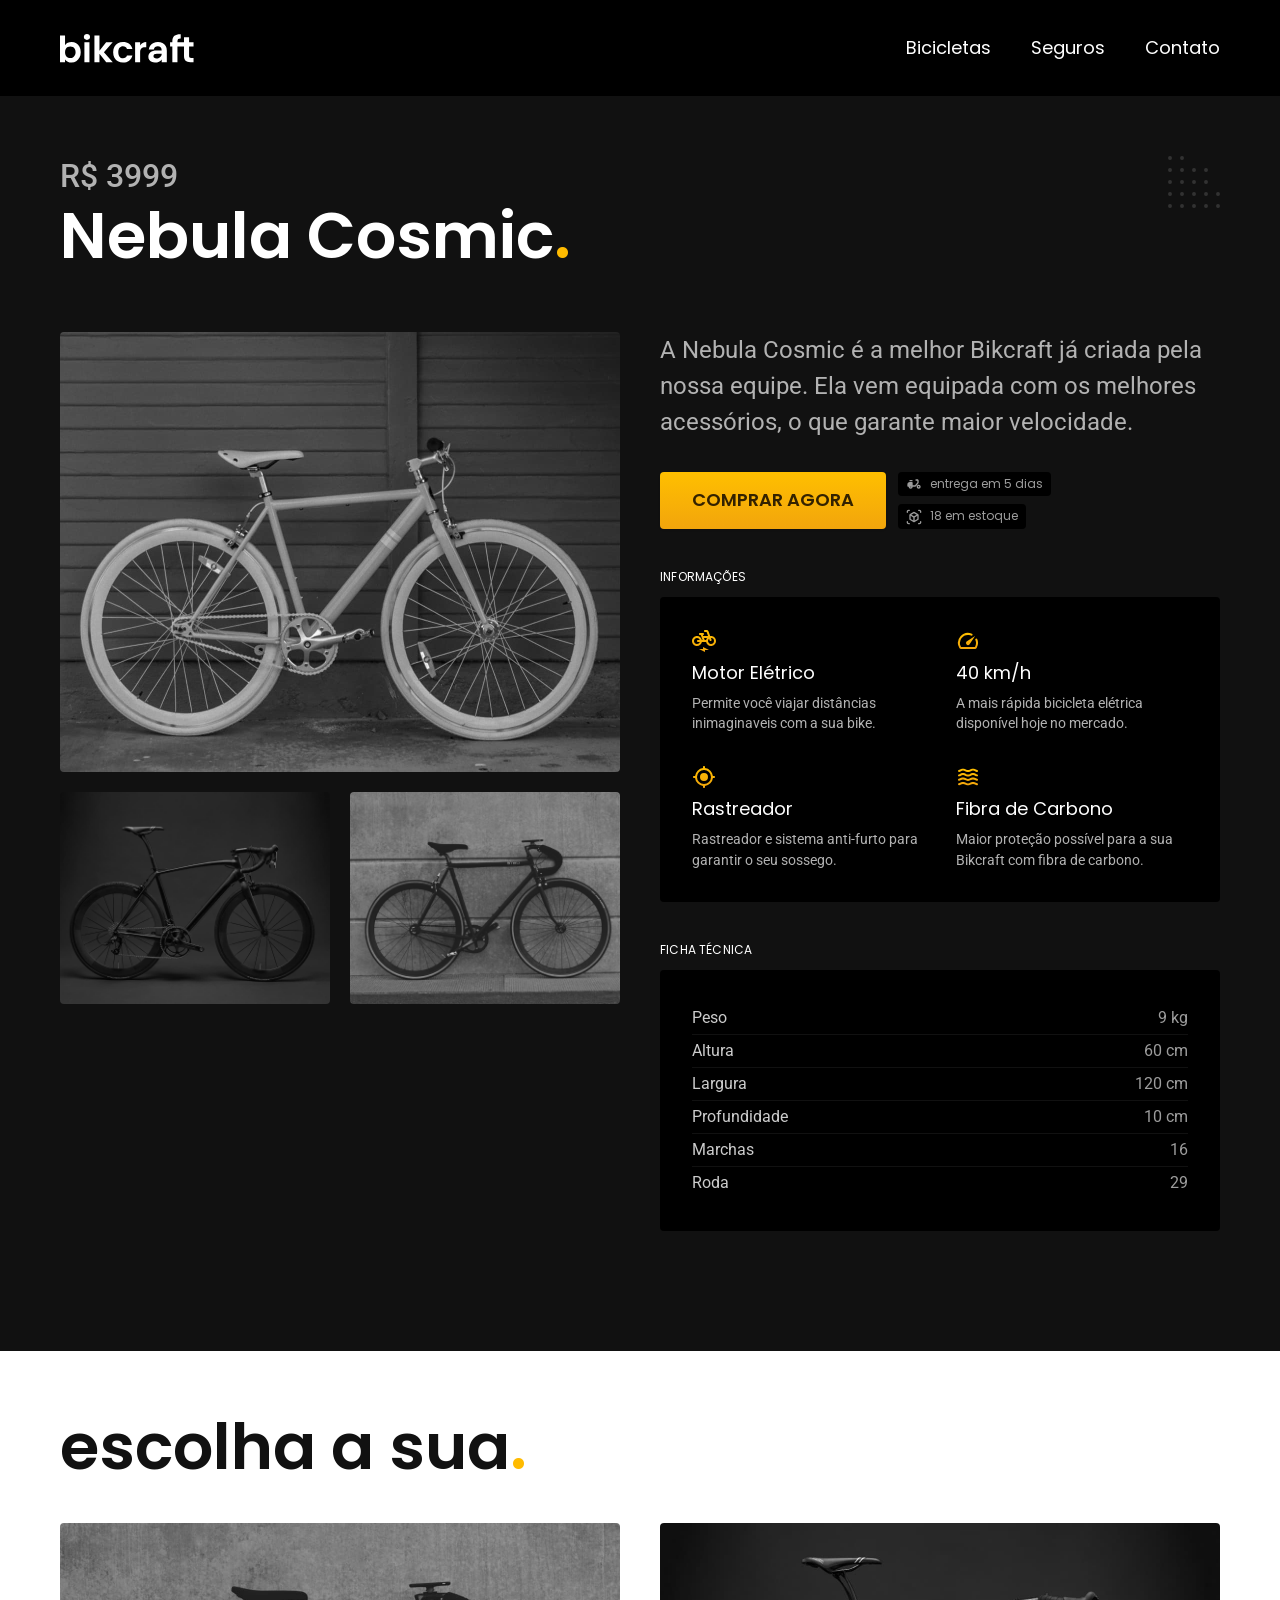
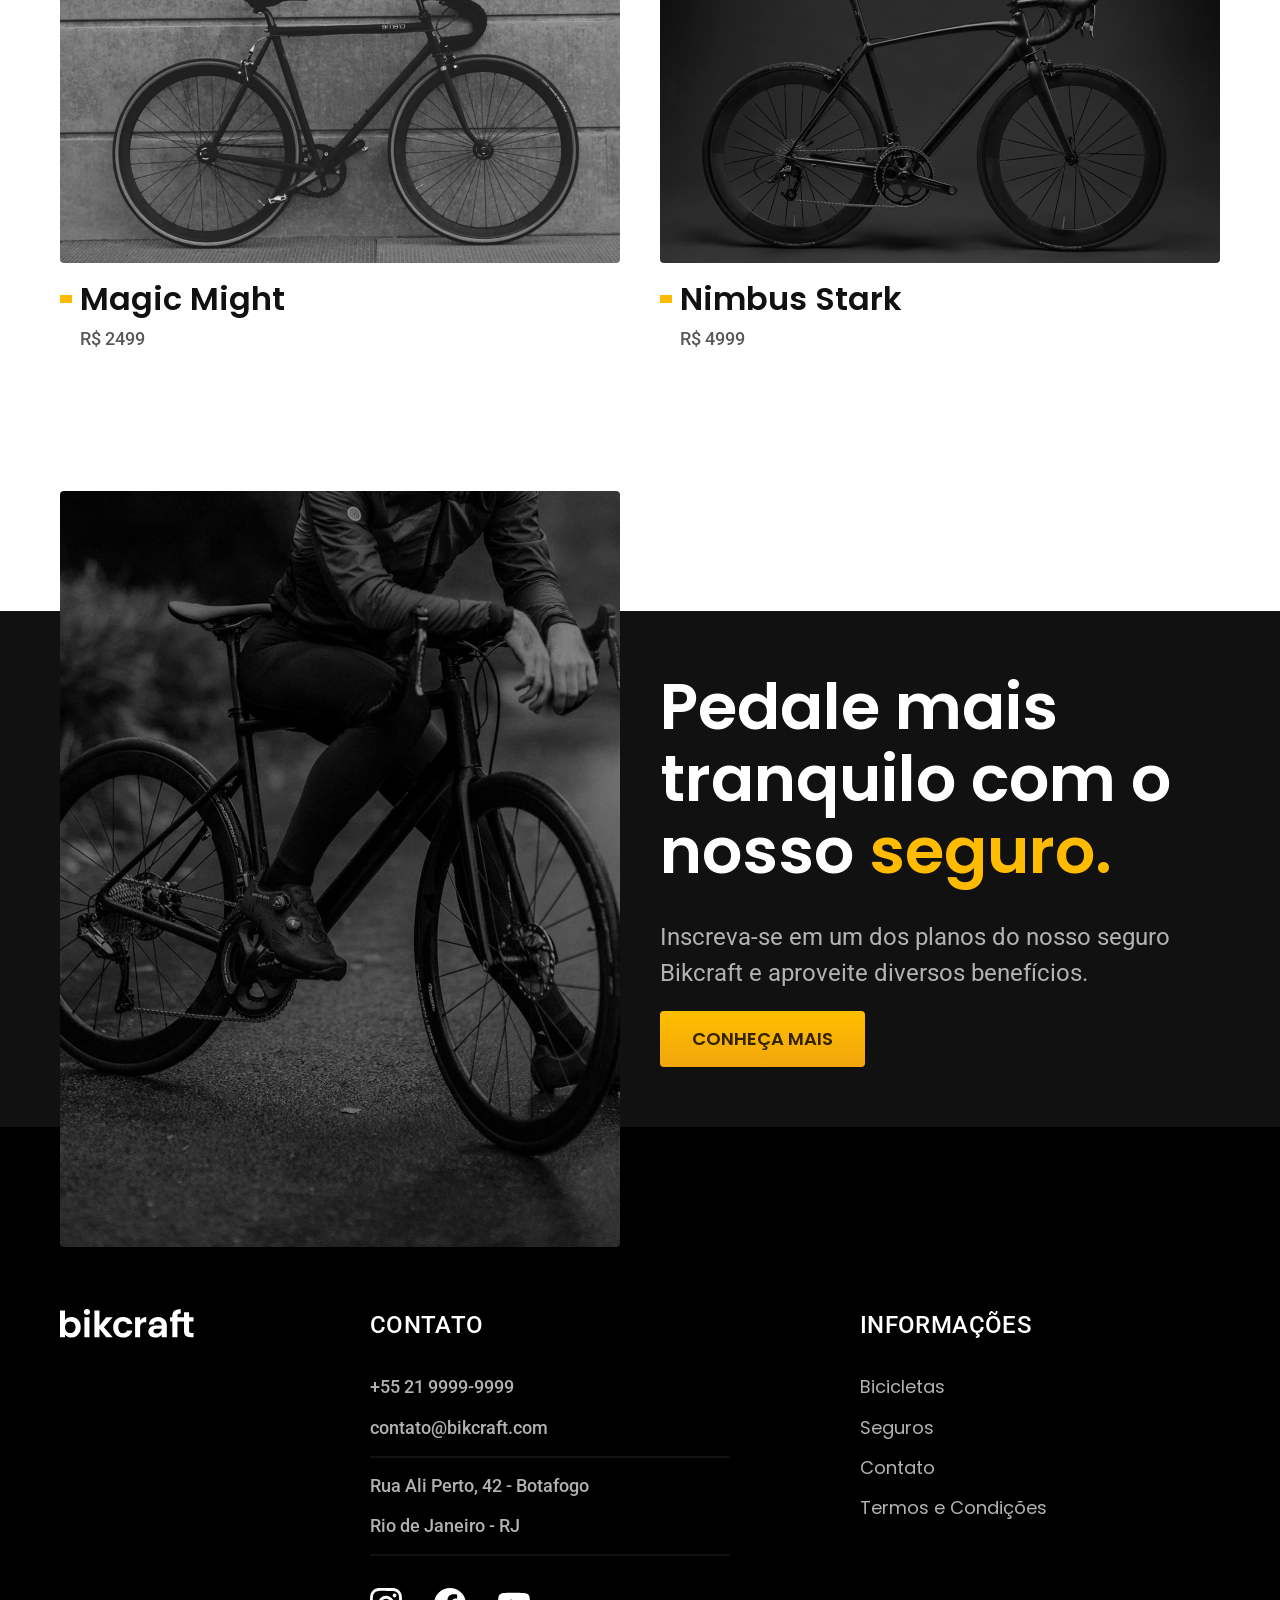
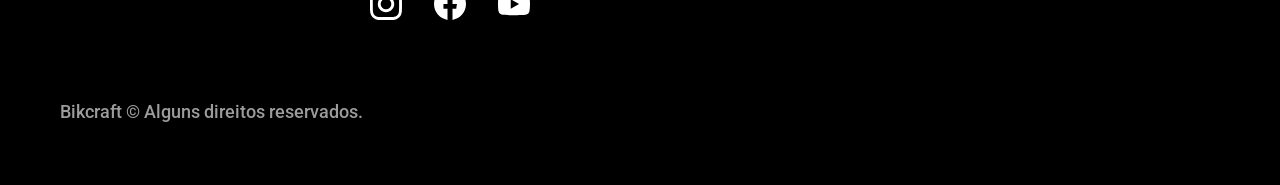
<file: bicicletas/nebula.html>
<!DOCTYPE html>
<html lang="pt-br">

<head>
  <meta charset="UTF-8">
  <meta name="viewport" content="width=device-width, initial-scale=1.0">

  <title>Nebula | Bikcraft</title>
  <meta name="description" content="Nebula.">

  <link rel="icon" href="../favicon.svg" type="image/svg+xml">
  <link rel="preload" href="../css/style.min.css" as="style">
  <link rel="stylesheet" href="../css/style.min.css">
  <script>document.documentElement.classList.add('js');</script>

  <link rel="preconnect" href="https://fonts.googleapis.com">
  <link rel="preconnect" href="https://fonts.gstatic.com" crossorigin>
  <link href="https://fonts.googleapis.com/css2?family=Merriweather:ital,wght@1,900&family=Poppins:wght@400;600&family=Roboto:wght@400;500&display=swap" rel="stylesheet">
</head>

<body id="bicicleta">
  <header class="header-bg">
    <div class="header container">
      <a href="../">
        <img src="../img/bikcraft.svg" alt="Bikcraft">
      </a>

      <nav aria-label="primaria">
        <ul class="header-menu font-1-m cor-0">
          <li><a href="../bicicletas.html">Bicicletas</a></li>
          <li><a href="../seguros.html">Seguros</a></li>
          <li><a href="../contato.html">Contato</a></li>
        </ul>
      </nav>
    </div>
  </header>

  <main class="titulo-bg">
    <div>
      <div class="titulo container">
        <p class="font-2-xl cor-5">R$ 3999</p>
        <h1 class="font-1-xxl cor-0">Nebula Cosmic<span class="cor-p1">.</span></h1>
      </div>
    </div>
    <div class="bicicleta container">
      <div class="bicicleta-imagens">
        <img src="../img/bicicleta/nimbus3.jpg" alt="Bicicleta 1">
        <img src="../img/bicicleta/nimbus1.jpg" alt="Bicicleta 2">
        <img src="../img/bicicleta/nimbus2.jpg" alt="Bicicleta 3">
      </div>
      <div class="bicicleta-conteudo">
        <p class="font-2-l cor-5">A Nebula Cosmic é a melhor Bikcraft já criada pela nossa equipe. Ela vem equipada com os melhores acessórios, o que garante maior velocidade.</p>
        <div class="bicicleta-comprar">
          <a class="botao" href="../orcamento.html?tipo=bikcraft&produto=nebula">Comprar Agora</a>
          <span class="font-1-xs cor-6"><img src="../img/icones/entrega.svg" alt=""> entrega em 5 dias</span>
          <span class="font-1-xs cor-6"><img src="../img/icones/estoque.svg" alt=""> 18 em estoque</span>
        </div>

        <h2 class="font-1-xs cor-0">Informações</h2>
        <ul class="bicicleta-informacoes">
          <li>
            <img src="../img/icones/eletrica.svg" alt="">
            <h3 class="font-1-m cor-0">Motor Elétrico</h3>
            <p class="font-2-xs cor-5">Permite você viajar distâncias inimaginaveis com a sua bike.</p>
          </li>
          <li>
            <img src="../img/icones/velocidade.svg" alt="">
            <h3 class="font-1-m cor-0">40 km/h</h3>
            <p class="font-2-xs cor-5">A mais rápida bicicleta elétrica disponível hoje no mercado.</p>
          </li>
          <li>
            <img src="../img/icones/rastreador.svg" alt="">
            <h3 class="font-1-m cor-0">Rastreador</h3>
            <p class="font-2-xs cor-5">Rastreador e sistema anti-furto para garantir o seu sossego.</p>
          </li>
          <li>
            <img src="../img/icones/carbono.svg" alt="">
            <h3 class="font-1-m cor-0">Fibra de Carbono</h3>
            <p class="font-2-xs cor-5">Maior proteção possível para a sua Bikcraft com fibra de carbono.</p>
          </li>
        </ul>
        <h2 class="font-1-xs cor-0">Ficha Técnica</h2>
        <ul class="bicicleta-ficha font-2-s cor-4">
          <li>Peso <span>9 kg</span></li>
          <li>Altura <span>60 cm</span></li>
          <li>Largura <span>120 cm</span></li>
          <li>Profundidade <span>10 cm</span></li>
          <li>Marchas <span>16</span></li>
          <li>Roda <span>29</span></li>
        </ul>
      </div>
    </div>
  </main>

  <article class="bicicletas-lista container">
    <h2 class="font-1-xxl">escolha a sua<span class="cor-p1">.</span></h2>

    <ul>
      <li>
        <a href="./magic.html">
          <img src="../img/bicicletas/magic.jpg" alt="Bicicleta preta">
          <h3 class="font-1-xl">Magic Might</h3>
          <span class="font-2-m cor-8">R$ 2499</span>
        </a>
      </li>
      <li>
        <a href="./nimbus.html">
          <img src="../img/bicicletas/nimbus.jpg" alt="Bicicleta preta">
          <h3 class="font-1-xl">Nimbus Stark</h3>
          <span class="font-2-m cor-8">R$ 4999</span>
        </a>
      </li>
    </ul>
  </article>

  <article class="seguro-bg">
    <div class="seguro container">
      <div class="seguro-imagem">
        <img src="../img/fotos/seguros.jpg" alt="Pessoa parada em cima de uma bicicleta.">
      </div>
      <div class="seguro-conteudo">
        <h2 class="font-1-xxl cor-0">Pedale mais tranquilo com o nosso <span class="cor-p1">seguro.</span></h2>
        <p class="font-2-l cor-5">Inscreva-se em um dos planos do nosso seguro Bikcraft e aproveite diversos benefícios.</p>
        <a class="botao" href="../seguros.html">Conheça Mais</a>
      </div>
    </div>
  </article>

  <footer class="footer-bg">
    <div class="footer container">
      <img src="../img/bikcraft.svg" alt="Bikcraft">
      <div class="footer-contato">
        <h3 class="font-2-l-b cor-0">Contato</h3>
        <ul class="font-2-m cor-5">
          <li><a href="tel:+552199999999">+55 21 9999-9999</a></li>
          <li><a href="mailto:contato@bikcraft.com">contato@bikcraft.com</a></li>
          <li>Rua Ali Perto, 42 - Botafogo</li>
          <li>Rio de Janeiro - RJ</li>
        </ul>
        <div class="footer-redes">
          <a href="../">
            <img src="../img/redes/instagram.svg" alt="Instagram">
          </a>
          <a href="../">
            <img src="../img/redes/facebook.svg" alt="Facebook">
          </a>
          <a href="../">
            <img src="../img/redes/youtube.svg" alt="Youtube">
          </a>
        </div>
      </div>
      <div class="footer-informacoes">
        <h3 class="font-2-l-b cor-0">Informações</h3>
        <nav>
          <ul class="font-1-m cor-5">
            <li><a href="../bicicletas.html">Bicicletas</a></li>
            <li><a href="../seguros.html">Seguros</a></li>
            <li><a href="../contato.html">Contato</a></li>
            <li><a href="../termos.html">Termos e Condições</a></li>
          </ul>
        </nav>
      </div>
      <p class="footer-copy font-2-m cor-6">Bikcraft © Alguns direitos reservados.</p>
    </div>
  </footer>
  <script src="../js/script.js"></script>
</body>

</html>
</file>
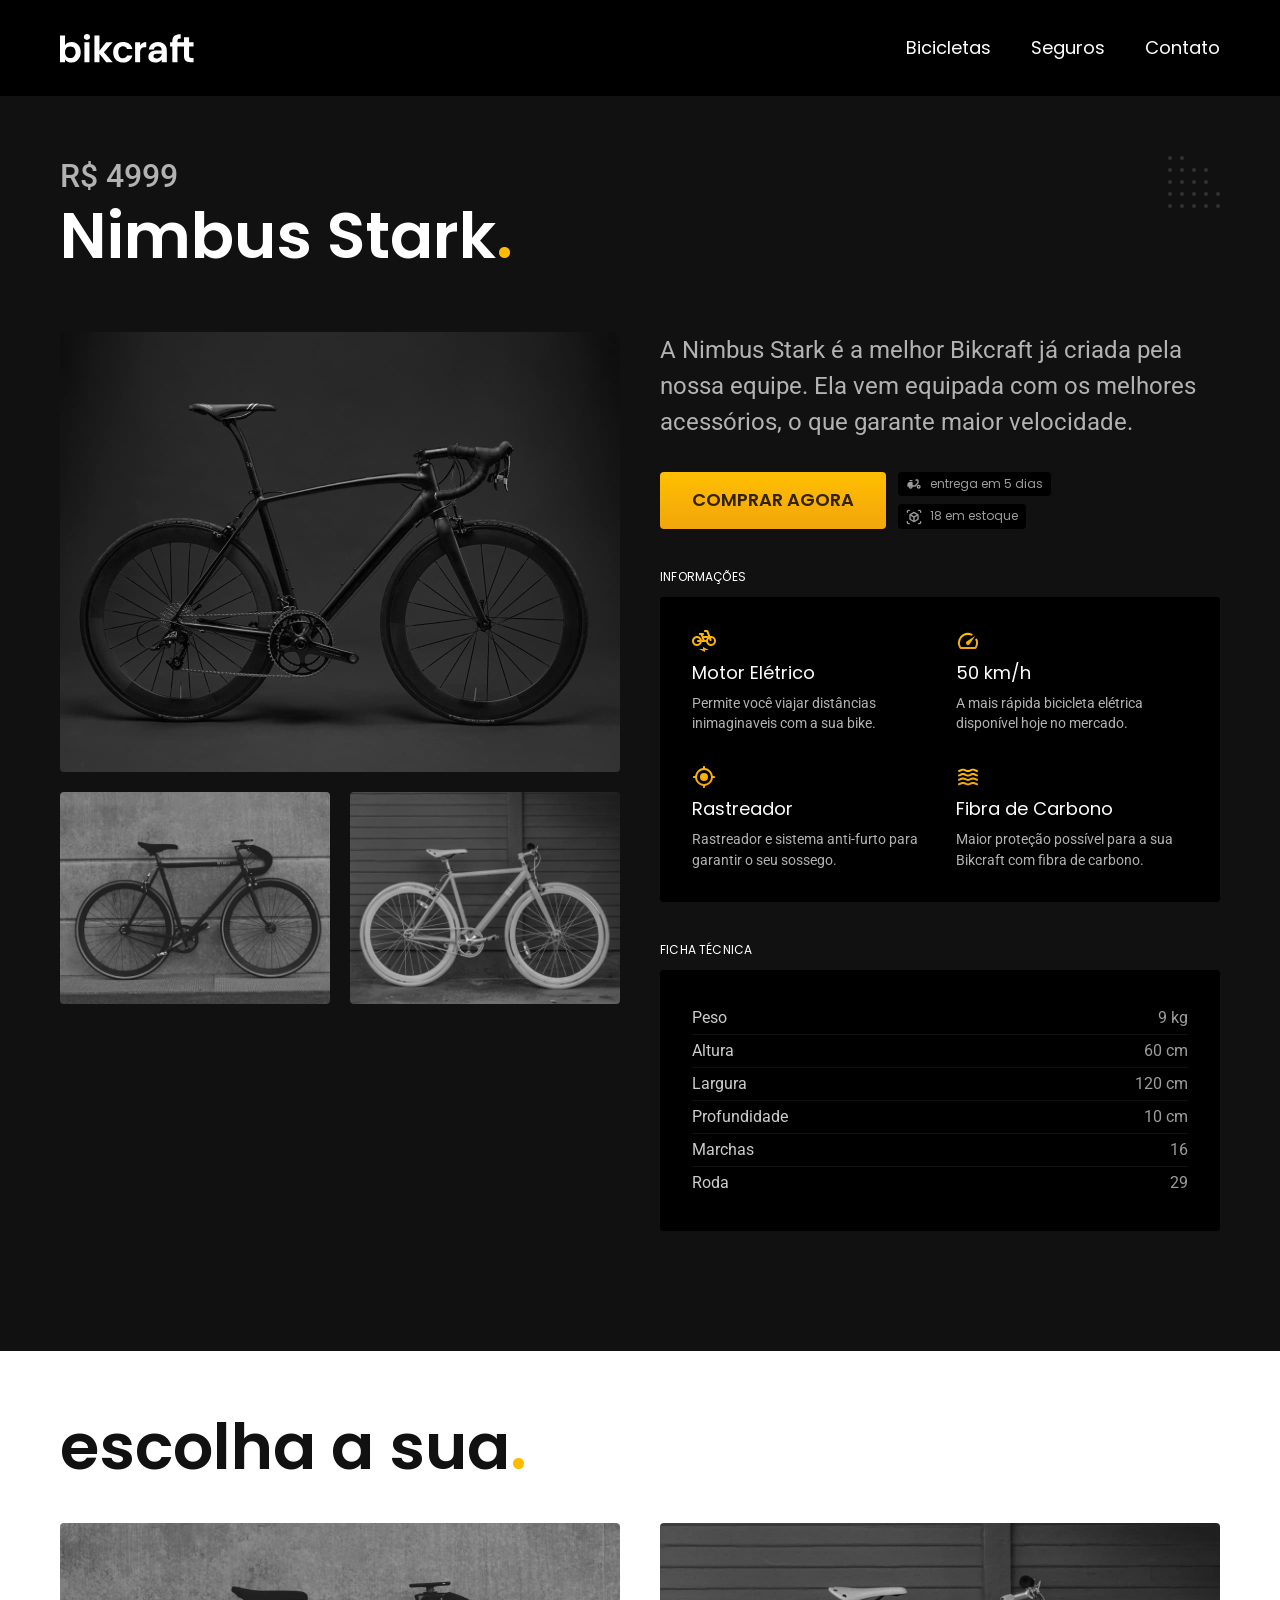
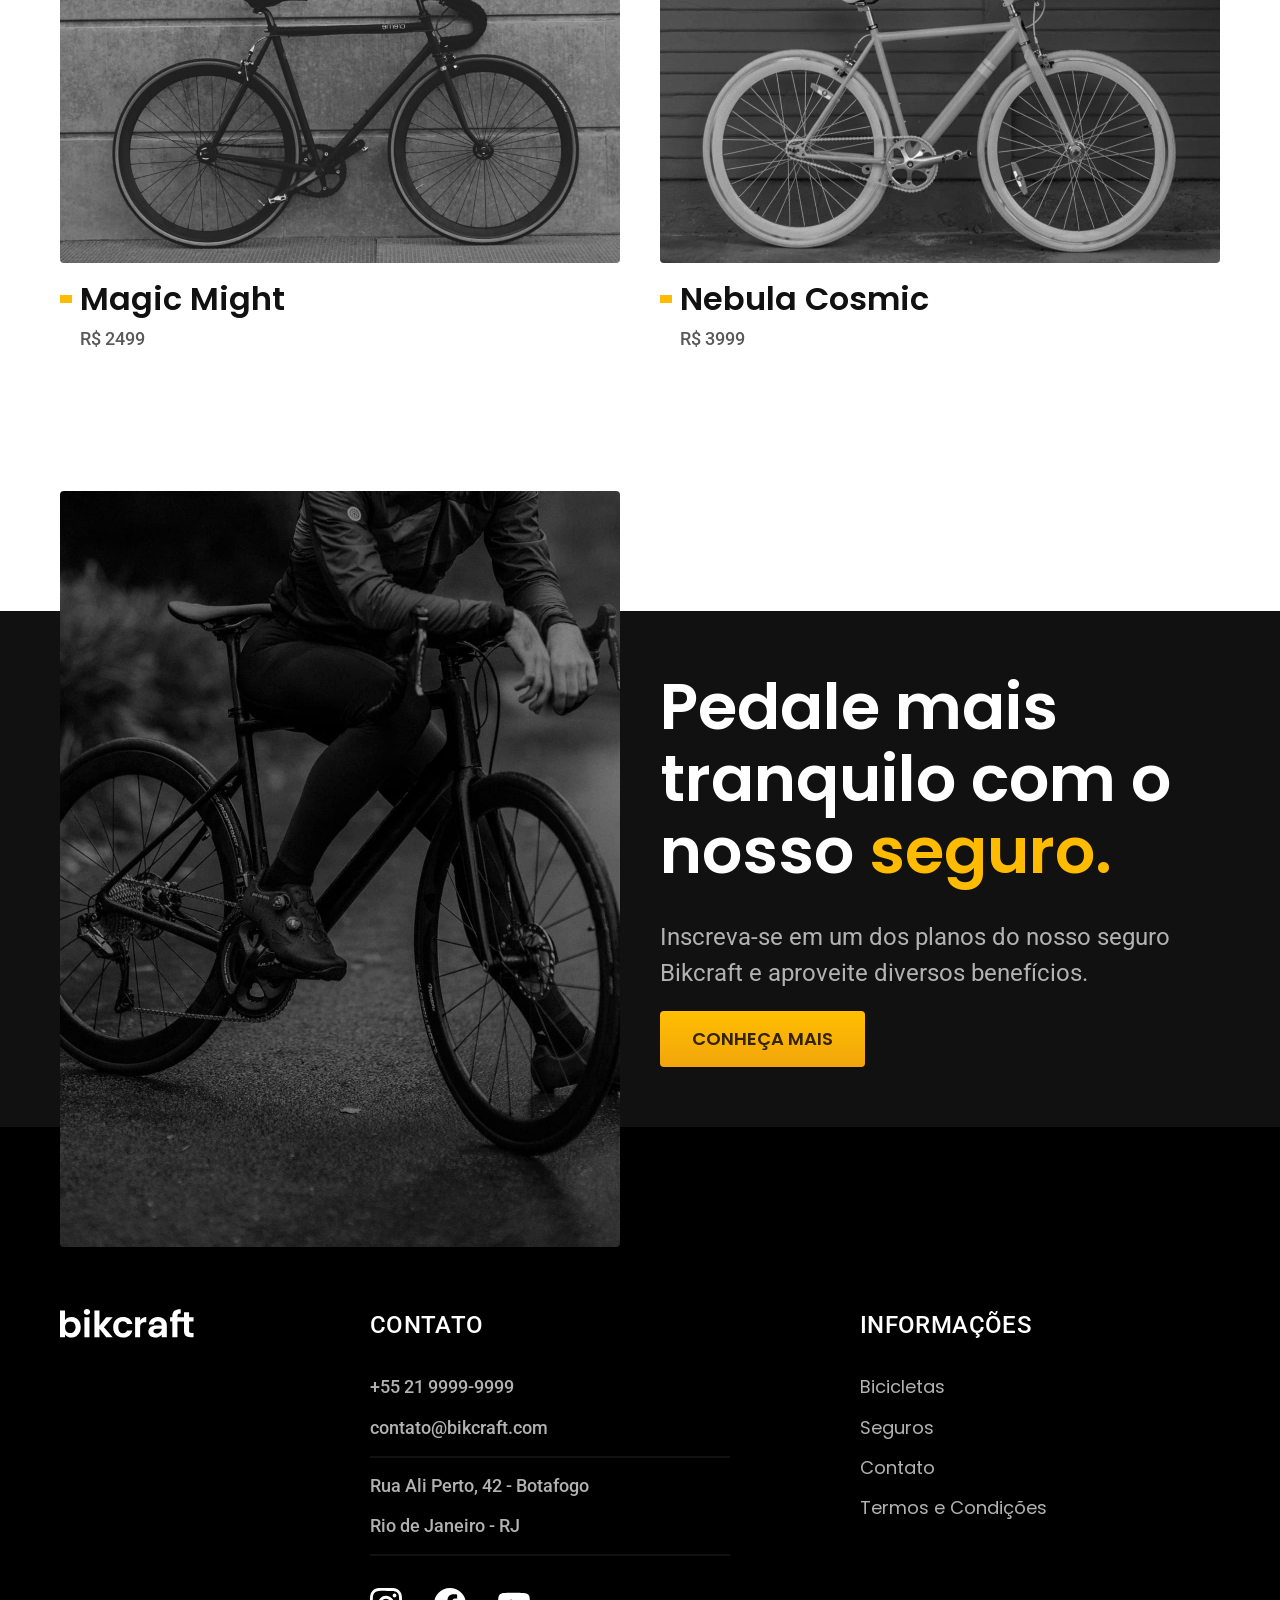
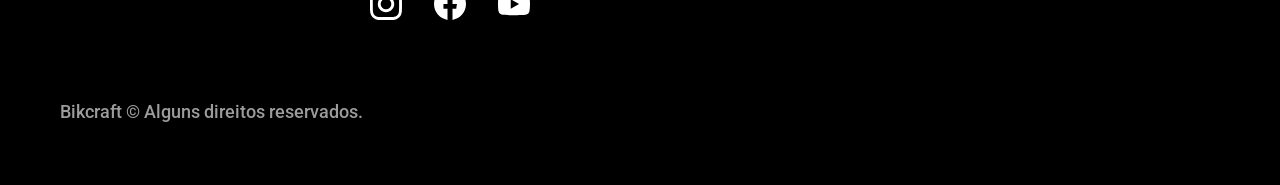
<file: bicicletas/nimbus.html>
<!DOCTYPE html>
<html lang="pt-br">

<head>
  <meta charset="UTF-8">
  <meta name="viewport" content="width=device-width, initial-scale=1.0">

  <title>Nimbus | Bikcraft</title>
  <meta name="description" content="Nimbus.">

  <link rel="icon" href="../favicon.svg" type="image/svg+xml">
  <link rel="preload" href="../css/style.min.css" as="style">
  <link rel="stylesheet" href="../css/style.min.css">
  <script>document.documentElement.classList.add('js');</script>

  <link rel="preconnect" href="https://fonts.googleapis.com">
  <link rel="preconnect" href="https://fonts.gstatic.com" crossorigin>
  <link href="https://fonts.googleapis.com/css2?family=Merriweather:ital,wght@1,900&family=Poppins:wght@400;600&family=Roboto:wght@400;500&display=swap" rel="stylesheet">
</head>

<body id="bicicleta">
  <header class="header-bg">
    <div class="header container">
      <a href="../">
        <img src="../img/bikcraft.svg" alt="Bikcraft">
      </a>

      <nav aria-label="primaria">
        <ul class="header-menu font-1-m cor-0">
          <li><a href="../bicicletas.html">Bicicletas</a></li>
          <li><a href="../seguros.html">Seguros</a></li>
          <li><a href="../contato.html">Contato</a></li>
        </ul>
      </nav>
    </div>
  </header>

  <main class="titulo-bg">
    <div>
      <div class="titulo container">
        <p class="font-2-xl cor-5">R$ 4999</p>
        <h1 class="font-1-xxl cor-0">Nimbus Stark<span class="cor-p1">.</span></h1>
      </div>
    </div>
    <div class="bicicleta container">
      <div class="bicicleta-imagens">
        <img src="../img/bicicleta/nimbus1.jpg" alt="Bicicleta 1">
        <img src="../img/bicicleta/nimbus2.jpg" alt="Bicicleta 2">
        <img src="../img/bicicleta/nimbus3.jpg" alt="Bicicleta 3">
      </div>
      <div class="bicicleta-conteudo">
        <p class="font-2-l cor-5">A Nimbus Stark é a melhor Bikcraft já criada pela nossa equipe. Ela vem equipada com os melhores acessórios, o que garante maior velocidade.</p>
        <div class="bicicleta-comprar">
          <a class="botao" href="../orcamento.html?tipo=bikcraft&produto=nimbus">Comprar Agora</a>
          <span class="font-1-xs cor-6"><img src="../img/icones/entrega.svg" alt=""> entrega em 5 dias</span>
          <span class="font-1-xs cor-6"><img src="../img/icones/estoque.svg" alt=""> 18 em estoque</span>
        </div>

        <h2 class="font-1-xs cor-0">Informações</h2>
        <ul class="bicicleta-informacoes">
          <li>
            <img src="../img/icones/eletrica.svg" alt="">
            <h3 class="font-1-m cor-0">Motor Elétrico</h3>
            <p class="font-2-xs cor-5">Permite você viajar distâncias inimaginaveis com a sua bike.</p>
          </li>
          <li>
            <img src="../img/icones/velocidade.svg" alt="">
            <h3 class="font-1-m cor-0">50 km/h</h3>
            <p class="font-2-xs cor-5">A mais rápida bicicleta elétrica disponível hoje no mercado.</p>
          </li>
          <li>
            <img src="../img/icones/rastreador.svg" alt="">
            <h3 class="font-1-m cor-0">Rastreador</h3>
            <p class="font-2-xs cor-5">Rastreador e sistema anti-furto para garantir o seu sossego.</p>
          </li>
          <li>
            <img src="../img/icones/carbono.svg" alt="">
            <h3 class="font-1-m cor-0">Fibra de Carbono</h3>
            <p class="font-2-xs cor-5">Maior proteção possível para a sua Bikcraft com fibra de carbono.</p>
          </li>
        </ul>
        <h2 class="font-1-xs cor-0">Ficha Técnica</h2>
        <ul class="bicicleta-ficha font-2-s cor-4">
          <li>Peso <span>9 kg</span></li>
          <li>Altura <span>60 cm</span></li>
          <li>Largura <span>120 cm</span></li>
          <li>Profundidade <span>10 cm</span></li>
          <li>Marchas <span>16</span></li>
          <li>Roda <span>29</span></li>
        </ul>
      </div>
    </div>
  </main>

  <article class="bicicletas-lista container">
    <h2 class="font-1-xxl">escolha a sua<span class="cor-p1">.</span></h2>

    <ul>
      <li>
        <a href="./magic.html">
          <img src="../img/bicicletas/magic.jpg" alt="Bicicleta preta">
          <h3 class="font-1-xl">Magic Might</h3>
          <span class="font-2-m cor-8">R$ 2499</span>
        </a>
      </li>
      <li>
        <a href="./nebula.html">
          <img src="../img/bicicletas/nebula.jpg" alt="Bicicleta preta">
          <h3 class="font-1-xl">Nebula Cosmic</h3>
          <span class="font-2-m cor-8">R$ 3999</span>
        </a>
      </li>
    </ul>
  </article>

  <article class="seguro-bg">
    <div class="seguro container">
      <div class="seguro-imagem">
        <img src="../img/fotos/seguros.jpg" alt="Pessoa parada em cima de uma bicicleta.">
      </div>
      <div class="seguro-conteudo">
        <h2 class="font-1-xxl cor-0">Pedale mais tranquilo com o nosso <span class="cor-p1">seguro.</span></h2>
        <p class="font-2-l cor-5">Inscreva-se em um dos planos do nosso seguro Bikcraft e aproveite diversos benefícios.</p>
        <a class="botao" href="../seguros.html">Conheça Mais</a>
      </div>
    </div>
  </article>

  <footer class="footer-bg">
    <div class="footer container">
      <img src="../img/bikcraft.svg" alt="Bikcraft">
      <div class="footer-contato">
        <h3 class="font-2-l-b cor-0">Contato</h3>
        <ul class="font-2-m cor-5">
          <li><a href="tel:+552199999999">+55 21 9999-9999</a></li>
          <li><a href="mailto:contato@bikcraft.com">contato@bikcraft.com</a></li>
          <li>Rua Ali Perto, 42 - Botafogo</li>
          <li>Rio de Janeiro - RJ</li>
        </ul>
        <div class="footer-redes">
          <a href="../">
            <img src="../img/redes/instagram.svg" alt="Instagram">
          </a>
          <a href="../">
            <img src="../img/redes/facebook.svg" alt="Facebook">
          </a>
          <a href="../">
            <img src="../img/redes/youtube.svg" alt="Youtube">
          </a>
        </div>
      </div>
      <div class="footer-informacoes">
        <h3 class="font-2-l-b cor-0">Informações</h3>
        <nav>
          <ul class="font-1-m cor-5">
            <li><a href="../bicicletas.html">Bicicletas</a></li>
            <li><a href="../seguros.html">Seguros</a></li>
            <li><a href="../contato.html">Contato</a></li>
            <li><a href="../termos.html">Termos e Condições</a></li>
          </ul>
        </nav>
      </div>
      <p class="footer-copy font-2-m cor-6">Bikcraft © Alguns direitos reservados.</p>
    </div>
  </footer>
  <script src="../js/script.js"></script>
</body>

</html>
</file>
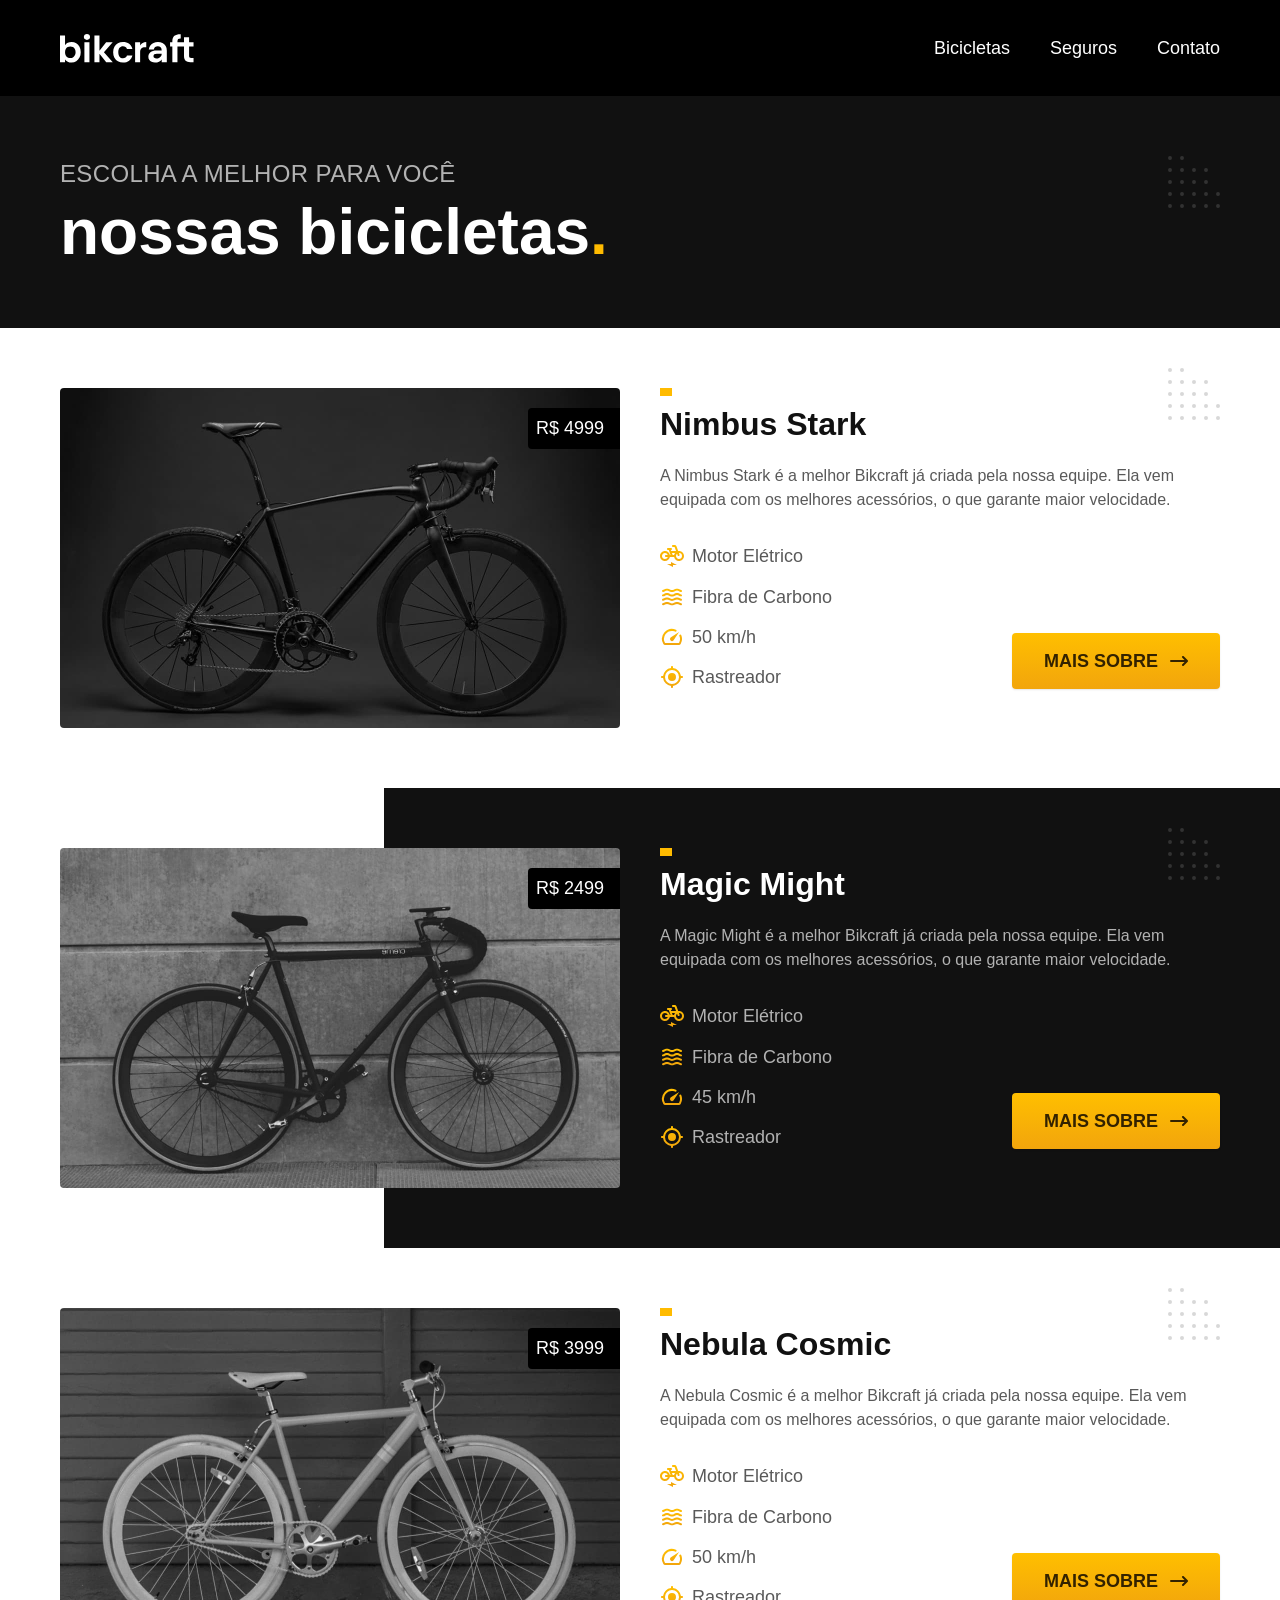
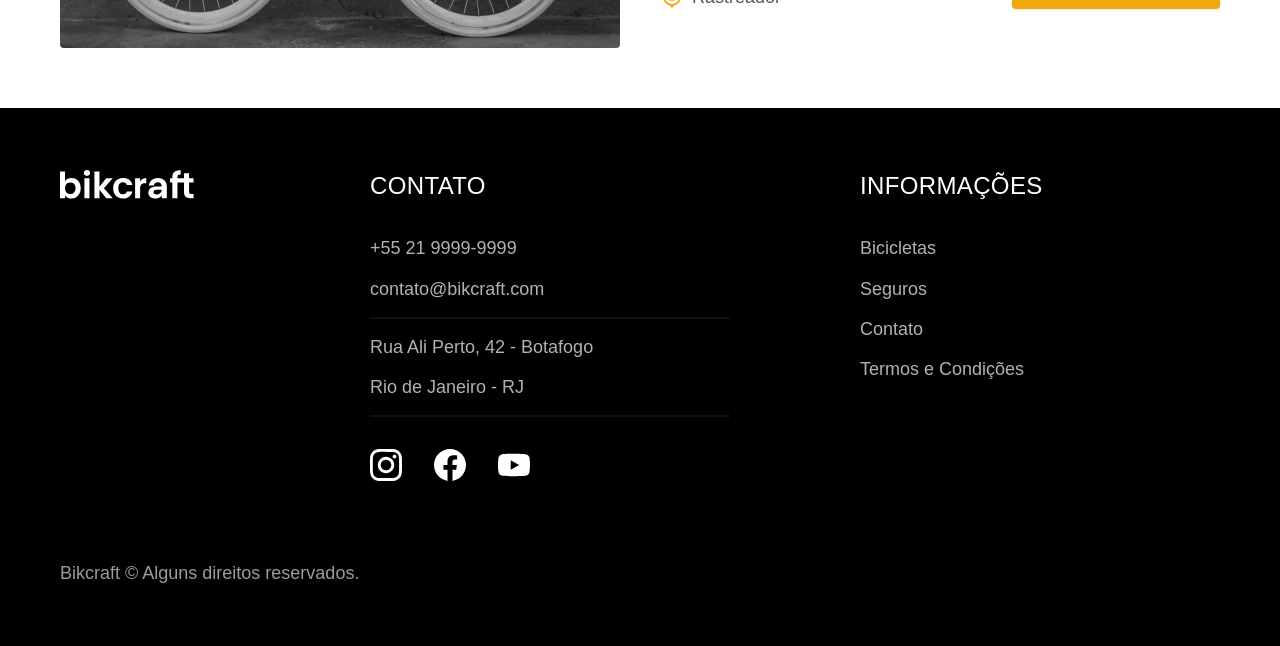
<file: bikcraft/bicicletas.html>
<!DOCTYPE html>
<html lang="pt-br">

<head>
  <meta charset="UTF-8">
  <meta name="viewport" content="width=device-width, initial-scale=1.0">

  <title>Bicicletas | Bikcraft</title>
  <meta name="description" content="Bicicletas">

  <link rel="preload" href="./css/style.css" as="style">
  <link rel="stylesheet" href="./css/style.css">
</head>

<body id="bicicletas">
  <header class="header-bg">
    <div class="header container">
      <a href="./">
        <img src="./img/bikcraft.svg" alt="Bikcraft">
      </a>

      <nav aria-label="primaria">
        <ul class="header-menu font-1-m cor-0">
          <li><a href="./bicicletas.html">Bicicletas</a></li>
          <li><a href="./seguros.html">Seguros</a></li>
          <li><a href="./contato.html">Contato</a></li>
        </ul>
      </nav>
    </div>
  </header>

  <main>
    <div class="titulo-bg">
      <div class="titulo container">
        <p class="font-2-l-b cor-5">Escolha a melhor para você</p>
        <h1 class="font-1-xxl cor-0">nossas bicicletas<span class="cor-p1">.</span></h1>
      </div>
    </div>

    <div class="bicicletas container">
      <div class="bicicletas-imagem">
        <img src="./img/bicicletas/nimbus.jpg" alt="Bicicleta preta">
        <span class="font-2-m cor-0">R$ 4999</span>
      </div>
      <div class="bicicletas-conteudo">
        <h2 class="font-1-xl">Nimbus Stark</h2>
        <p class="font-2-s cor-8">A Nimbus Stark é a melhor Bikcraft já criada pela nossa equipe. Ela vem equipada com os melhores acessórios, o que garante maior velocidade.</p>
        <ul class="font-1-m cor-8">
          <li>
            <img src="./img/icones/eletrica.svg" alt="">
            Motor Elétrico
          </li>
          <li>
            <img src="./img/icones/carbono.svg" alt="">
            Fibra de Carbono
          </li>
          <li>
            <img src="./img/icones/velocidade.svg" alt="">
            50 km/h
          </li>
          <li>
            <img src="./img/icones/rastreador.svg" alt="">
            Rastreador
          </li>
        </ul>
        <a class="botao seta" href="./bicicletas/nimbus.html">Mais Sobre</a>
      </div>
    </div>

    <div class="bicicletas-bg">
      <div class="bicicletas container">
        <div class="bicicletas-imagem">
          <img src="./img/bicicletas/magic.jpg" alt="Bicicleta preta">
          <span class="font-2-m cor-0">R$ 2499</span>
        </div>
        <div class="bicicletas-conteudo">
          <h2 class="font-1-xl cor-0">Magic Might</h2>
          <p class="font-2-s cor-5">A Magic Might é a melhor Bikcraft já criada pela nossa equipe. Ela vem equipada com os melhores acessórios, o que garante maior velocidade.</p>
          <ul class="font-1-m cor-5">
            <li>
              <img src="./img/icones/eletrica.svg" alt="">
              Motor Elétrico
            </li>
            <li>
              <img src="./img/icones/carbono.svg" alt="">
              Fibra de Carbono
            </li>
            <li>
              <img src="./img/icones/velocidade.svg" alt="">
              45 km/h
            </li>
            <li>
              <img src="./img/icones/rastreador.svg" alt="">
              Rastreador
            </li>
          </ul>
          <a class="botao seta" href="./bicicletas/magic.html">Mais Sobre</a>
        </div>
      </div>
    </div>

    <div class="bicicletas container">
      <div class="bicicletas-imagem">
        <img src="./img/bicicletas/nebula.jpg" alt="Bicicleta preta">
        <span class="font-2-m cor-0">R$ 3999</span>
      </div>
      <div class="bicicletas-conteudo">
        <h2 class="font-1-xl">Nebula Cosmic</h2>
        <p class="font-2-s cor-8">A Nebula Cosmic é a melhor Bikcraft já criada pela nossa equipe. Ela vem equipada com os melhores acessórios, o que garante maior velocidade.</p>
        <ul class="font-1-m cor-8">
          <li>
            <img src="./img/icones/eletrica.svg" alt="">
            Motor Elétrico
          </li>
          <li>
            <img src="./img/icones/carbono.svg" alt="">
            Fibra de Carbono
          </li>
          <li>
            <img src="./img/icones/velocidade.svg" alt="">
            50 km/h
          </li>
          <li>
            <img src="./img/icones/rastreador.svg" alt="">
            Rastreador
          </li>
        </ul>
        <a class="botao seta" href="./bicicletas/nebula.html">Mais Sobre</a>
      </div>
    </div>

  </main>

  <footer class="footer-bg">
    <div class="footer container">
      <img src="./img/bikcraft.svg" alt="Bikcraft">
      <div class="footer-contato">
        <h3 class="font-2-l-b cor-0">Contato</h3>
        <ul class="font-2-m cor-5">
          <li><a href="tel:+552199999999">+55 21 9999-9999</a></li>
          <li><a href="mailto:contato@bikcraft.com">contato@bikcraft.com</a></li>
          <li>Rua Ali Perto, 42 - Botafogo</li>
          <li>Rio de Janeiro - RJ</li>
        </ul>
        <div class="footer-redes">
          <a href="./">
            <img src="./img/redes/instagram.svg" alt="Instagram">
          </a>
          <a href="./">
            <img src="./img/redes/facebook.svg" alt="Facebook">
          </a>
          <a href="./">
            <img src="./img/redes/youtube.svg" alt="Youtube">
          </a>
        </div>
      </div>
      <div class="footer-informacoes">
        <h3 class="font-2-l-b cor-0">Informações</h3>
        <nav>
          <ul class="font-1-m cor-5">
            <li><a href="./bicicletas.html">Bicicletas</a></li>
            <li><a href="./seguros.html">Seguros</a></li>
            <li><a href="./contato.html">Contato</a></li>
            <li><a href="./termos.html">Termos e Condições</a></li>
          </ul>
        </nav>
      </div>
      <p class="footer-copy font-2-m cor-6">Bikcraft © Alguns direitos reservados.</p>
    </div>
  </footer>
</body>

</html>
</file>
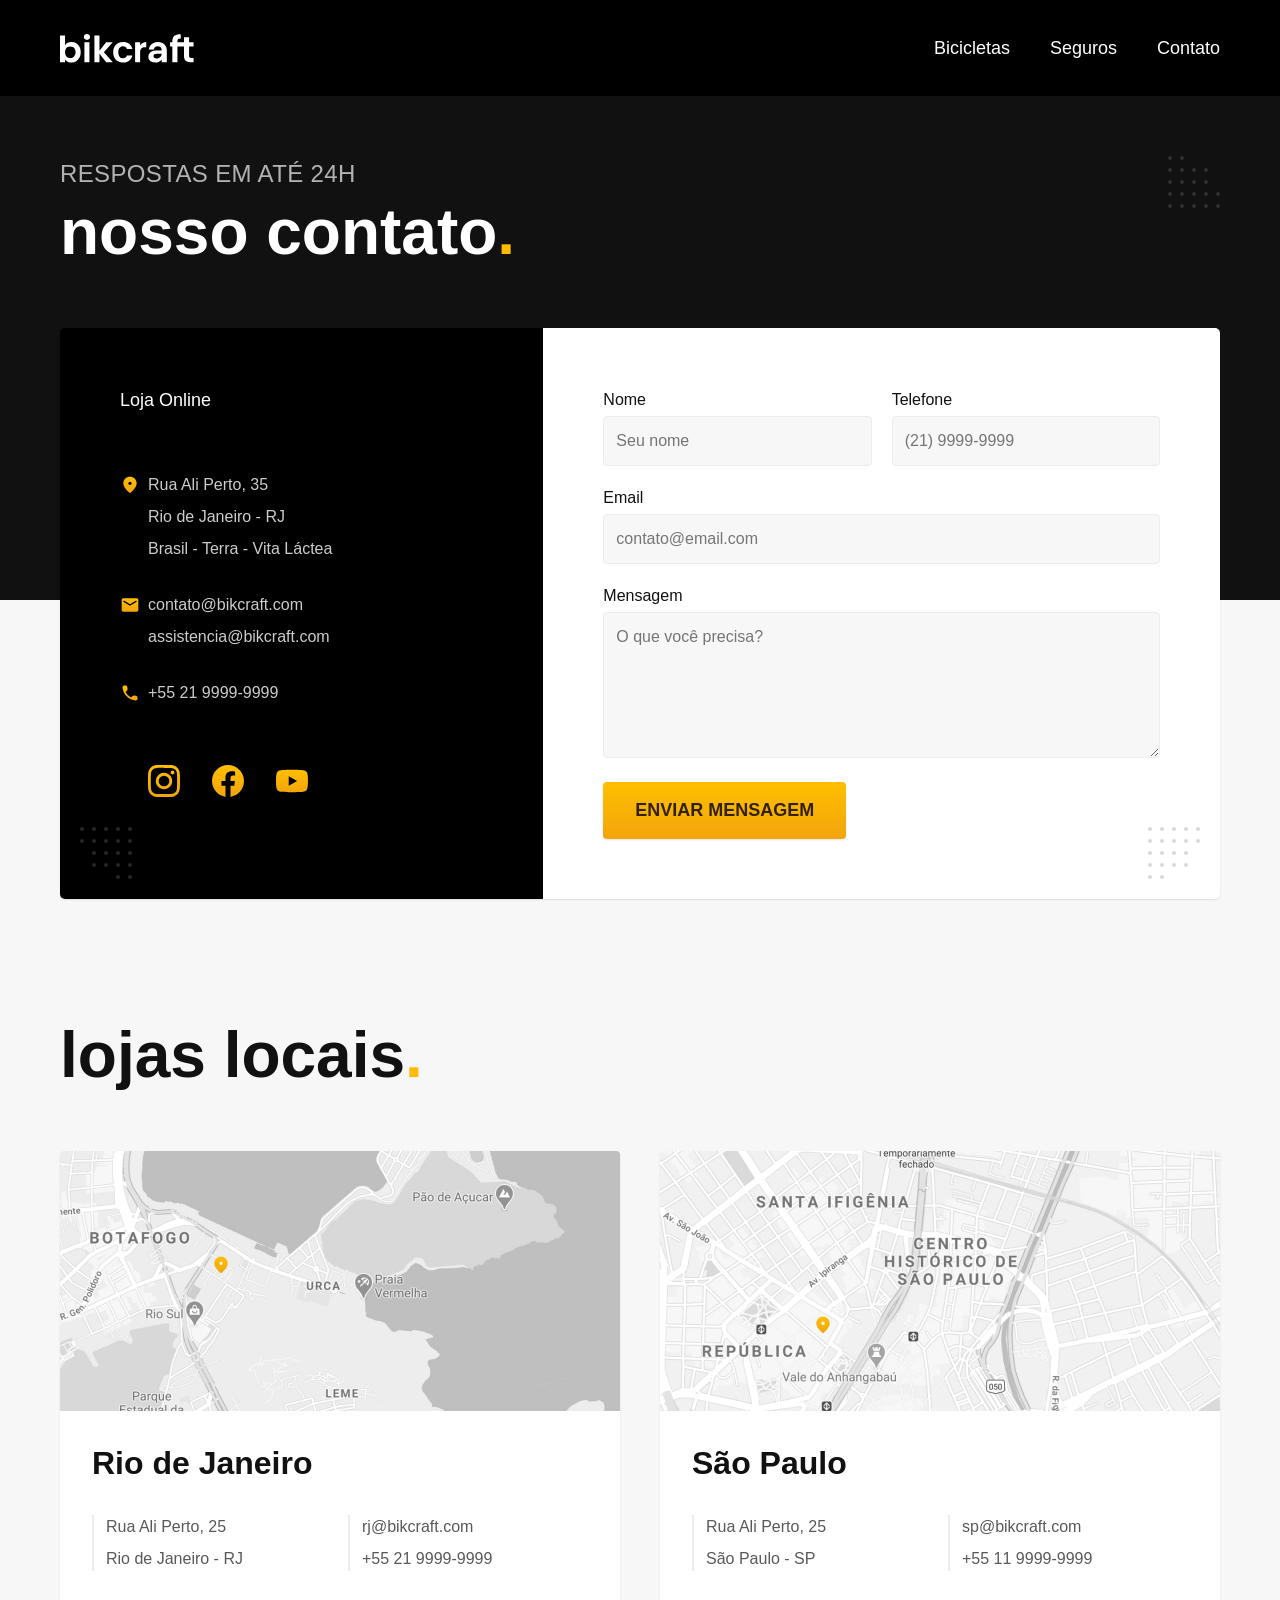
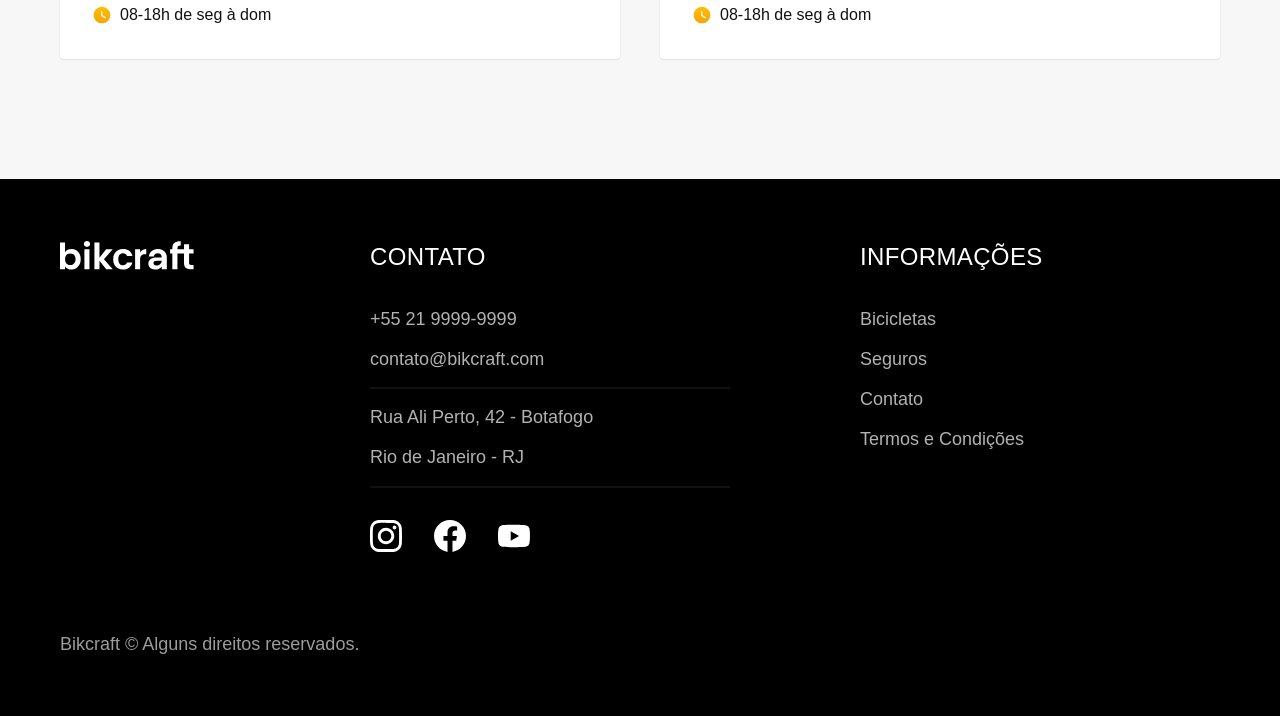
<file: bikcraft/contato.html>
<!DOCTYPE html>
<html lang="pt-br">

<head>
  <meta charset="UTF-8">
  <meta name="viewport" content="width=device-width, initial-scale=1.0">

  <title>Contato | Bikcraft</title>
  <meta name="description" content="Contato.">

  <link rel="preload" href="./css/style.css" as="style">
  <link rel="stylesheet" href="./css/style.css">
</head>

<body id="contato">
  <header class="header-bg">
    <div class="header container">
      <a href="./">
        <img src="./img/bikcraft.svg" alt="Bikcraft">
      </a>

      <nav aria-label="primaria">
        <ul class="header-menu font-1-m cor-0">
          <li><a href="./bicicletas.html">Bicicletas</a></li>
          <li><a href="./seguros.html">Seguros</a></li>
          <li><a href="./contato.html">Contato</a></li>
        </ul>
      </nav>
    </div>
  </header>

  <main>
    <div class="titulo-bg">
      <div class="titulo container">
        <p class="font-2-l-b cor-5">Respostas em até 24h</p>
        <h1 class="font-1-xxl cor-0">nosso contato<span class="cor-p1">.</span></h1>
      </div>
    </div>

    <div class="contato container">
      <section class="contato-dados" aria-label="Endereço">
        <h2 class="font-1-m cor-0">Loja Online</h2>
        <div class="contato-endereco font-2-s cor-4">
          <p>Rua Ali Perto, 35</p>
          <p>Rio de Janeiro - RJ</p>
          <p>Brasil - Terra - Vita Láctea</p>
        </div>
        <address class="contato-meios font-2-s cor-4">
          <a href="mailto:contato@bikcraft.com">contato@bikcraft.com</a>
          <a href="mailto:assistencia@bikcraft.com">assistencia@bikcraft.com</a>
          <a href="tel:+552199999999">+55 21 9999-9999</a>
        </address>
        <div class="contato-redes">
          <a href="./">
            <img src="./img/redes/instagram-p.svg" alt="Instagram">
          </a>
          <a href="./">
            <img src="./img/redes/facebook-p.svg" alt="Facebook">
          </a>
          <a href="./">
            <img src="./img/redes/youtube-p.svg" alt="Youtube">
          </a>
        </div>
      </section>
      <section class="contato-formulario" aria-label="Formulário">
        <form class="form" action="./contato.html">
          <div>
            <label for="nome">Nome</label>
            <input type="text" id="nome" name="nome" placeholder="Seu nome">
          </div>
          <div>
            <label for="telefone">Telefone</label>
            <input type="text" id="telefone" name="telefone" placeholder="(21) 9999-9999">
          </div>
          <div class="col-2">
            <label for="email">Email</label>
            <input type="email" id="email" name="email" placeholder="contato@email.com">
          </div>
          <div class="col-2">
            <label for="mensagem">Mensagem</label>
            <textarea rows="5" id="mensagem" name="mensagem" placeholder="O que você precisa?"></textarea>
          </div>
          <button class="botao col-2">Enviar Mensagem</button>
        </form>
      </section>
    </div>
  </main>

  <article class="lojas container">
    <h2 class="font-1-xxl">lojas locais<span class="cor-p1">.</span></h2>
    <div class="lojas-item">
      <img src="./img/lojas/rj.jpg" alt="mapa marcando o endereço em Rua Ali Perto, 25 - Rio de Janeiro - RJ">
      <div class="lojas-conteudo">
        <h3 class="font-1-xl">Rio de Janeiro</h3>
        <div class="lojas-dados font-2-s cor-8">
          <p>Rua Ali Perto, 25</p>
          <p>Rio de Janeiro - RJ</p>
        </div>
        <div class="lojas-dados font-2-s cor-8">
          <a href="mailto:rj@bikcraft.com">rj@bikcraft.com</a>
          <a href="tel:+552199999999">+55 21 9999-9999</a>
        </div>
        <p class="lojas-tempo font-1-s"><img src="./img/icones/horario.svg" alt="">08-18h de seg à dom</p>
      </div>
    </div>

    <div class="lojas-item">
      <img src="./img/lojas/sp.jpg" alt="mapa marcando o endereço em Rua Ali Perto, 25 - São Paulo - SP">
      <div class="lojas-conteudo">
        <h3 class="font-1-xl">São Paulo</h3>
        <div class="lojas-dados font-2-s cor-8">
          <p>Rua Ali Perto, 25</p>
          <p>São Paulo - SP</p>
        </div>
        <div class="lojas-dados font-2-s cor-8">
          <a href="mailto:sp@bikcraft.com">sp@bikcraft.com</a>
          <a href="tel:+551199999999">+55 11 9999-9999</a>
        </div>
        <p class="lojas-tempo font-1-s"><img src="./img/icones/horario.svg" alt="">08-18h de seg à dom</p>
      </div>
    </div>
  </article>

  <footer class="footer-bg">
    <div class="footer container">
      <img src="./img/bikcraft.svg" alt="Bikcraft">
      <div class="footer-contato">
        <h3 class="font-2-l-b cor-0">Contato</h3>
        <ul class="font-2-m cor-5">
          <li><a href="tel:+552199999999">+55 21 9999-9999</a></li>
          <li><a href="mailto:contato@bikcraft.com">contato@bikcraft.com</a></li>
          <li>Rua Ali Perto, 42 - Botafogo</li>
          <li>Rio de Janeiro - RJ</li>
        </ul>
        <div class="footer-redes">
          <a href="./">
            <img src="./img/redes/instagram.svg" alt="Instagram">
          </a>
          <a href="./">
            <img src="./img/redes/facebook.svg" alt="Facebook">
          </a>
          <a href="./">
            <img src="./img/redes/youtube.svg" alt="Youtube">
          </a>
        </div>
      </div>
      <div class="footer-informacoes">
        <h3 class="font-2-l-b cor-0">Informações</h3>
        <nav>
          <ul class="font-1-m cor-5">
            <li><a href="./bicicletas.html">Bicicletas</a></li>
            <li><a href="./seguros.html">Seguros</a></li>
            <li><a href="./contato.html">Contato</a></li>
            <li><a href="./termos.html">Termos e Condições</a></li>
          </ul>
        </nav>
      </div>
      <p class="footer-copy font-2-m cor-6">Bikcraft © Alguns direitos reservados.</p>
    </div>
  </footer>
</body>

</html>
</file>
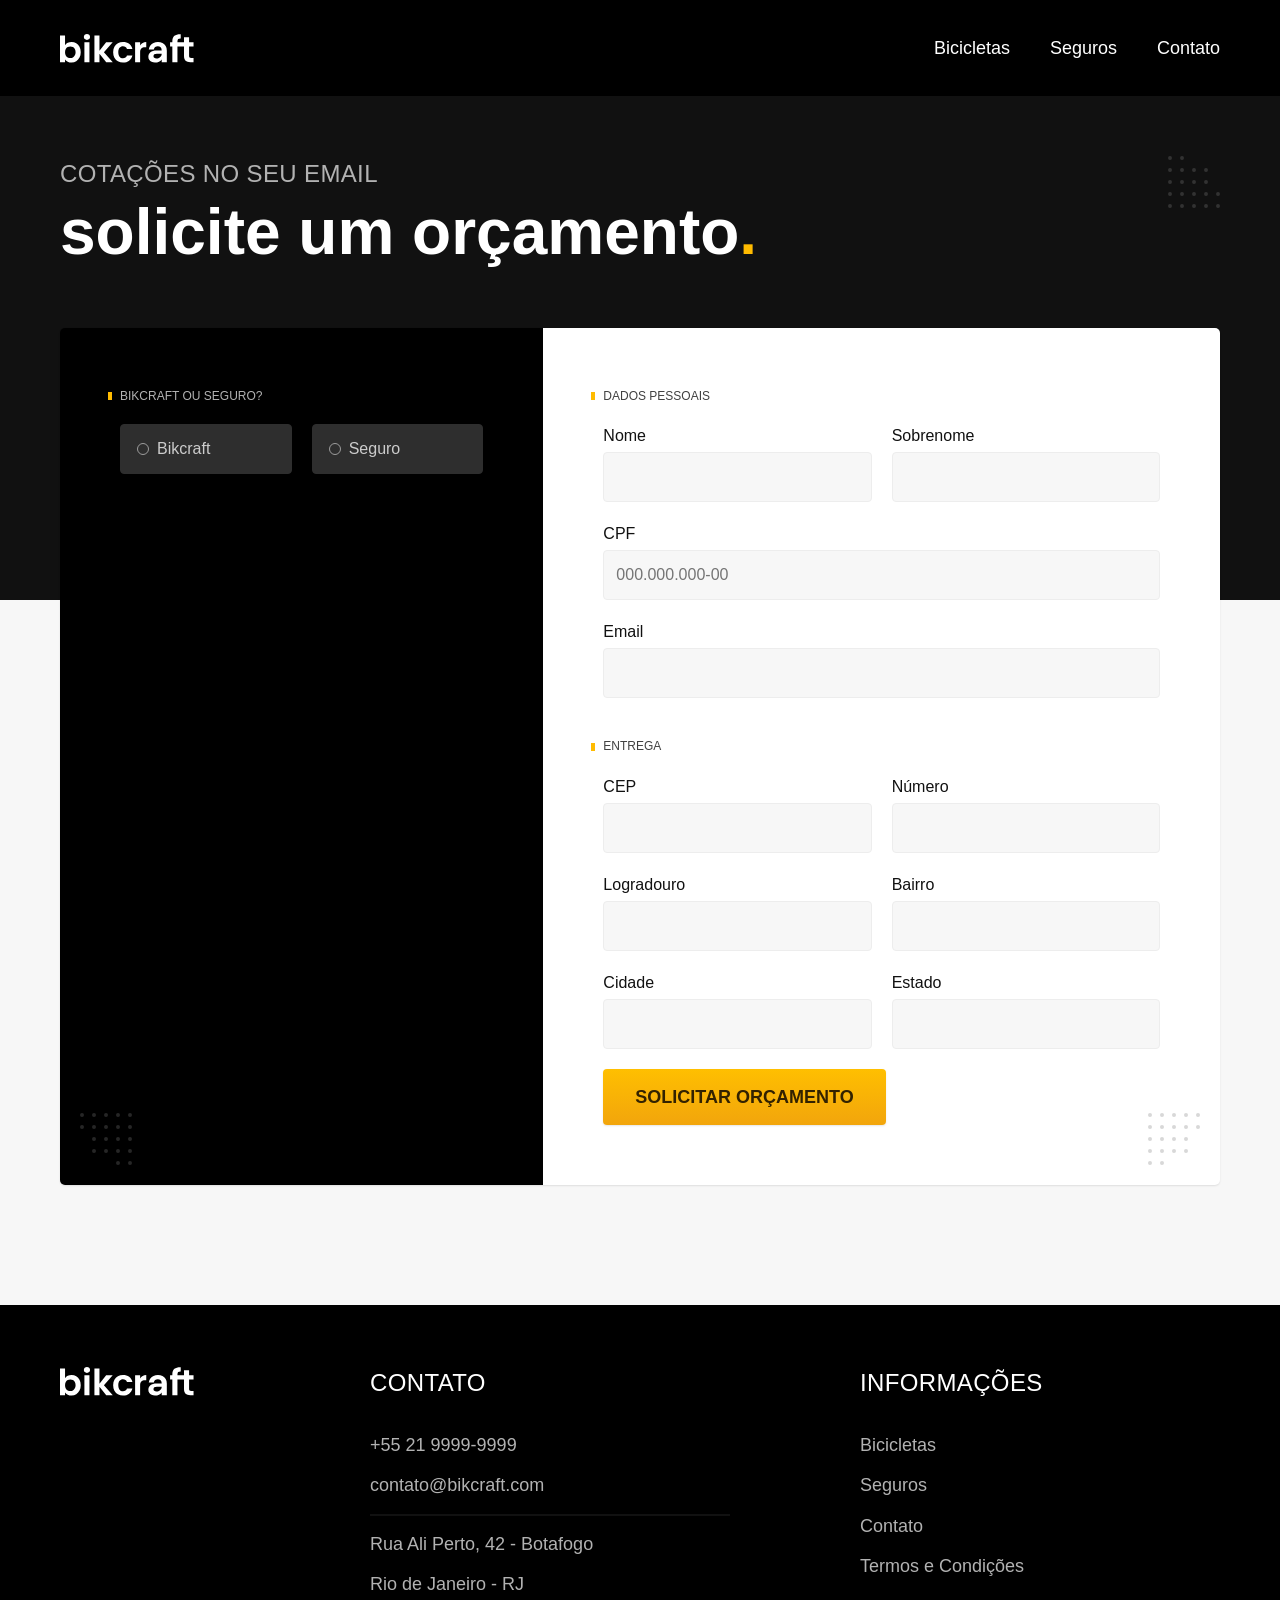
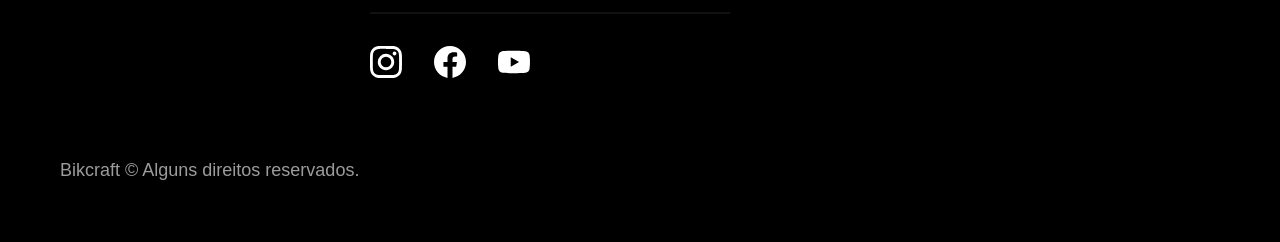
<file: bikcraft/orcamento.html>
<!DOCTYPE html>
<html lang="pt-br">

<head>
  <meta charset="UTF-8">
  <meta name="viewport" content="width=device-width, initial-scale=1.0">

  <title>Orçamento | Bikcraft</title>
  <meta name="description" content="Orçamento.">

  <link rel="preload" href="./css/style.css" as="style">
  <link rel="stylesheet" href="./css/style.css">
</head>

<body id="orcamento">
  <header class="header-bg">
    <div class="header container">
      <a href="./">
        <img src="./img/bikcraft.svg" alt="Bikcraft">
      </a>

      <nav aria-label="primaria">
        <ul class="header-menu font-1-m cor-0">
          <li><a href="./bicicletas.html">Bicicletas</a></li>
          <li><a href="./seguros.html">Seguros</a></li>
          <li><a href="./contato.html">Contato</a></li>
        </ul>
      </nav>
    </div>
  </header>

  <main>
    <div class="titulo-bg">
      <div class="titulo container">
        <p class="font-2-l-b cor-5">Cotações no seu email</p>
        <h1 class="font-1-xxl cor-0">solicite um orçamento<span class="cor-p1">.</span></h1>
      </div>
    </div>

    <form class="orcamento container" action="./orcamento.html">
      <div class="orcamento-produto">
        <h2 class="font-1-xs cor-5">Bikcraft ou Seguro?</h2>

        <input type="radio" name="tipo" value="bikcraft" id="bikcraft">
        <label for="bikcraft">Bikcraft</label>

        <input type="radio" name="tipo" value="seguro" id="seguro">
        <label for="seguro">Seguro</label>

        <div class="orcamento-conteudo" id="orcamento-bikcraft">
          <h2 class="font-1-xs cor-5">Escolha a sua</h2>

          <input type="radio" name="produto" value="nimbus" id="nimbus">
          <label for="nimbus">Nimbus Stark <span>R$ 4999</span></label>
          <div class="orcamento-detalhes">
            <ul class="font-1-xs cor-8">
              <li><img src="./img/icones/eletrica.svg" alt=""> Motor Elétrico</li>
              <li><img src="./img/icones/carbono.svg" alt=""> Fibra de Carbono</li>
              <li><img src="./img/icones/velocidade.svg" alt=""> 50 km/h</li>
              <li><img src="./img/icones/rastreador.svg" alt=""> Rastreador</li>
            </ul>
            <img src="./img/bicicletas/nimbus.jpg" alt="Bicicleta preta">
          </div>

          <input type="radio" name="produto" value="magic" id="magic">
          <label for="magic">Magic Might <span>R$ 2499</span></label>
          <div class="orcamento-detalhes">
            <ul class="font-1-xs cor-8">
              <li><img src="./img/icones/eletrica.svg" alt=""> Motor Elétrico</li>
              <li><img src="./img/icones/carbono.svg" alt=""> Fibra de Carbono</li>
              <li><img src="./img/icones/velocidade.svg" alt=""> 45 km/h</li>
              <li><img src="./img/icones/rastreador.svg" alt=""> Rastreador</li>
            </ul>
            <img src="./img/bicicletas/magic.jpg" alt="Bicicleta preta">
          </div>

          <input type="radio" name="produto" value="nebula" id="nebula">
          <label for="nebula">Nebula Cosmic <span>R$ 3999</span></label>
          <div class="orcamento-detalhes">
            <ul class="font-1-xs cor-8">
              <li><img src="./img/icones/eletrica.svg" alt=""> Motor Elétrico</li>
              <li><img src="./img/icones/carbono.svg" alt=""> Fibra de Carbono</li>
              <li><img src="./img/icones/velocidade.svg" alt=""> 40 km/h</li>
              <li><img src="./img/icones/rastreador.svg" alt=""> Rastreador</li>
            </ul>
            <img src="./img/bicicletas/nebula.jpg" alt="Bicicleta branca">
          </div>

        </div>

        <div class="orcamento-conteudo" id="orcamento-seguro">
          <h2 class="font-1-xs cor-5">Escolha o plano</h2>

          <input type="radio" name="produto" value="prata" id="prata">
          <label for="prata">Prata <span>R$ 199</span></label>

          <input type="radio" name="produto" value="ouro" id="ouro">
          <label for="ouro">Ouro <span>R$ 299</span></label>
        </div>
      </div>
      <div class="orcamento-dados form">
        <h2 class="font-1-xs cor-9 col-2">dados pessoais</h2>
        <div>
          <label for="nome">Nome</label>
          <input type="text" id="nome" name="nome">
        </div>
        <div>
          <label for="sobrenome">Sobrenome</label>
          <input type="text" id="sobrenome" name="sobrenome">
        </div>
        <div class="col-2">
          <label for="cpf">CPF</label>
          <input type="text" id="cpf" name="cpf" placeholder="000.000.000-00">
        </div>
        <div class="col-2">
          <label for="email">Email</label>
          <input type="email" id="email" name="email">
        </div>
        <h2 class="font-1-xs cor-9 col-2">entrega</h2>
        <div>
          <label for="cep">CEP</label>
          <input type="text" id="cep" name="cep">
        </div>
        <div>
          <label for="numero">Número</label>
          <input type="text" id="numero" name="numero">
        </div>
        <div>
          <label for="logradouro">Logradouro</label>
          <input type="text" id="logradouro" name="logradouro">
        </div>
        <div>
          <label for="bairro">Bairro</label>
          <input type="text" id="bairro" name="bairro">
        </div>
        <div>
          <label for="cidade">Cidade</label>
          <input type="text" id="cidade" name="cidade">
        </div>
        <div>
          <label for="estado">Estado</label>
          <input type="text" id="estado" name="estado">
        </div>
        <button class="botao col-2">Solicitar Orçamento</button>
      </div>
    </form>
  </main>

  <footer class="footer-bg">
    <div class="footer container">
      <img src="./img/bikcraft.svg" alt="Bikcraft">
      <div class="footer-contato">
        <h3 class="font-2-l-b cor-0">Contato</h3>
        <ul class="font-2-m cor-5">
          <li><a href="tel:+552199999999">+55 21 9999-9999</a></li>
          <li><a href="mailto:contato@bikcraft.com">contato@bikcraft.com</a></li>
          <li>Rua Ali Perto, 42 - Botafogo</li>
          <li>Rio de Janeiro - RJ</li>
        </ul>
        <div class="footer-redes">
          <a href="./">
            <img src="./img/redes/instagram.svg" alt="Instagram">
          </a>
          <a href="./">
            <img src="./img/redes/facebook.svg" alt="Facebook">
          </a>
          <a href="./">
            <img src="./img/redes/youtube.svg" alt="Youtube">
          </a>
        </div>
      </div>
      <div class="footer-informacoes">
        <h3 class="font-2-l-b cor-0">Informações</h3>
        <nav>
          <ul class="font-1-m cor-5">
            <li><a href="./bicicletas.html">Bicicletas</a></li>
            <li><a href="./seguros.html">Seguros</a></li>
            <li><a href="./contato.html">Contato</a></li>
            <li><a href="./termos.html">Termos e Condições</a></li>
          </ul>
        </nav>
      </div>
      <p class="footer-copy font-2-m cor-6">Bikcraft © Alguns direitos reservados.</p>
    </div>
  </footer>
</body>

</html>
</file>
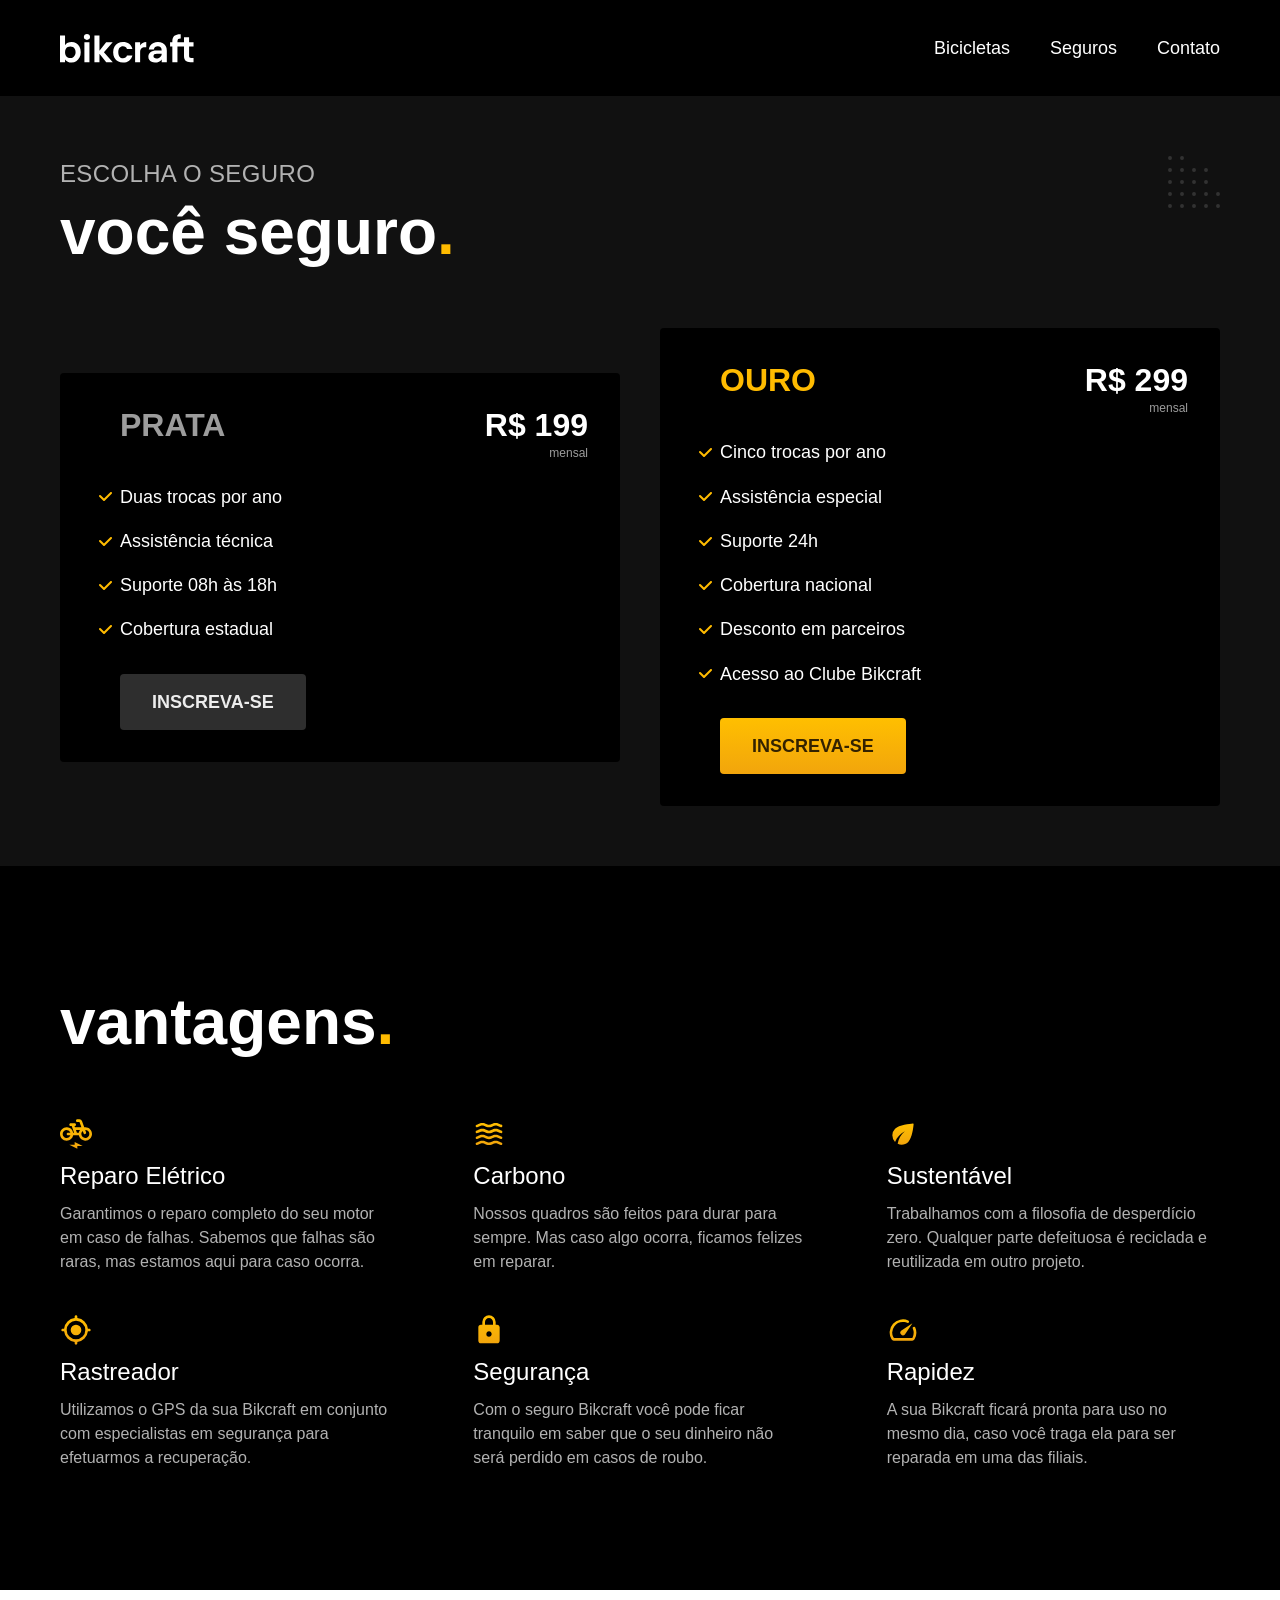
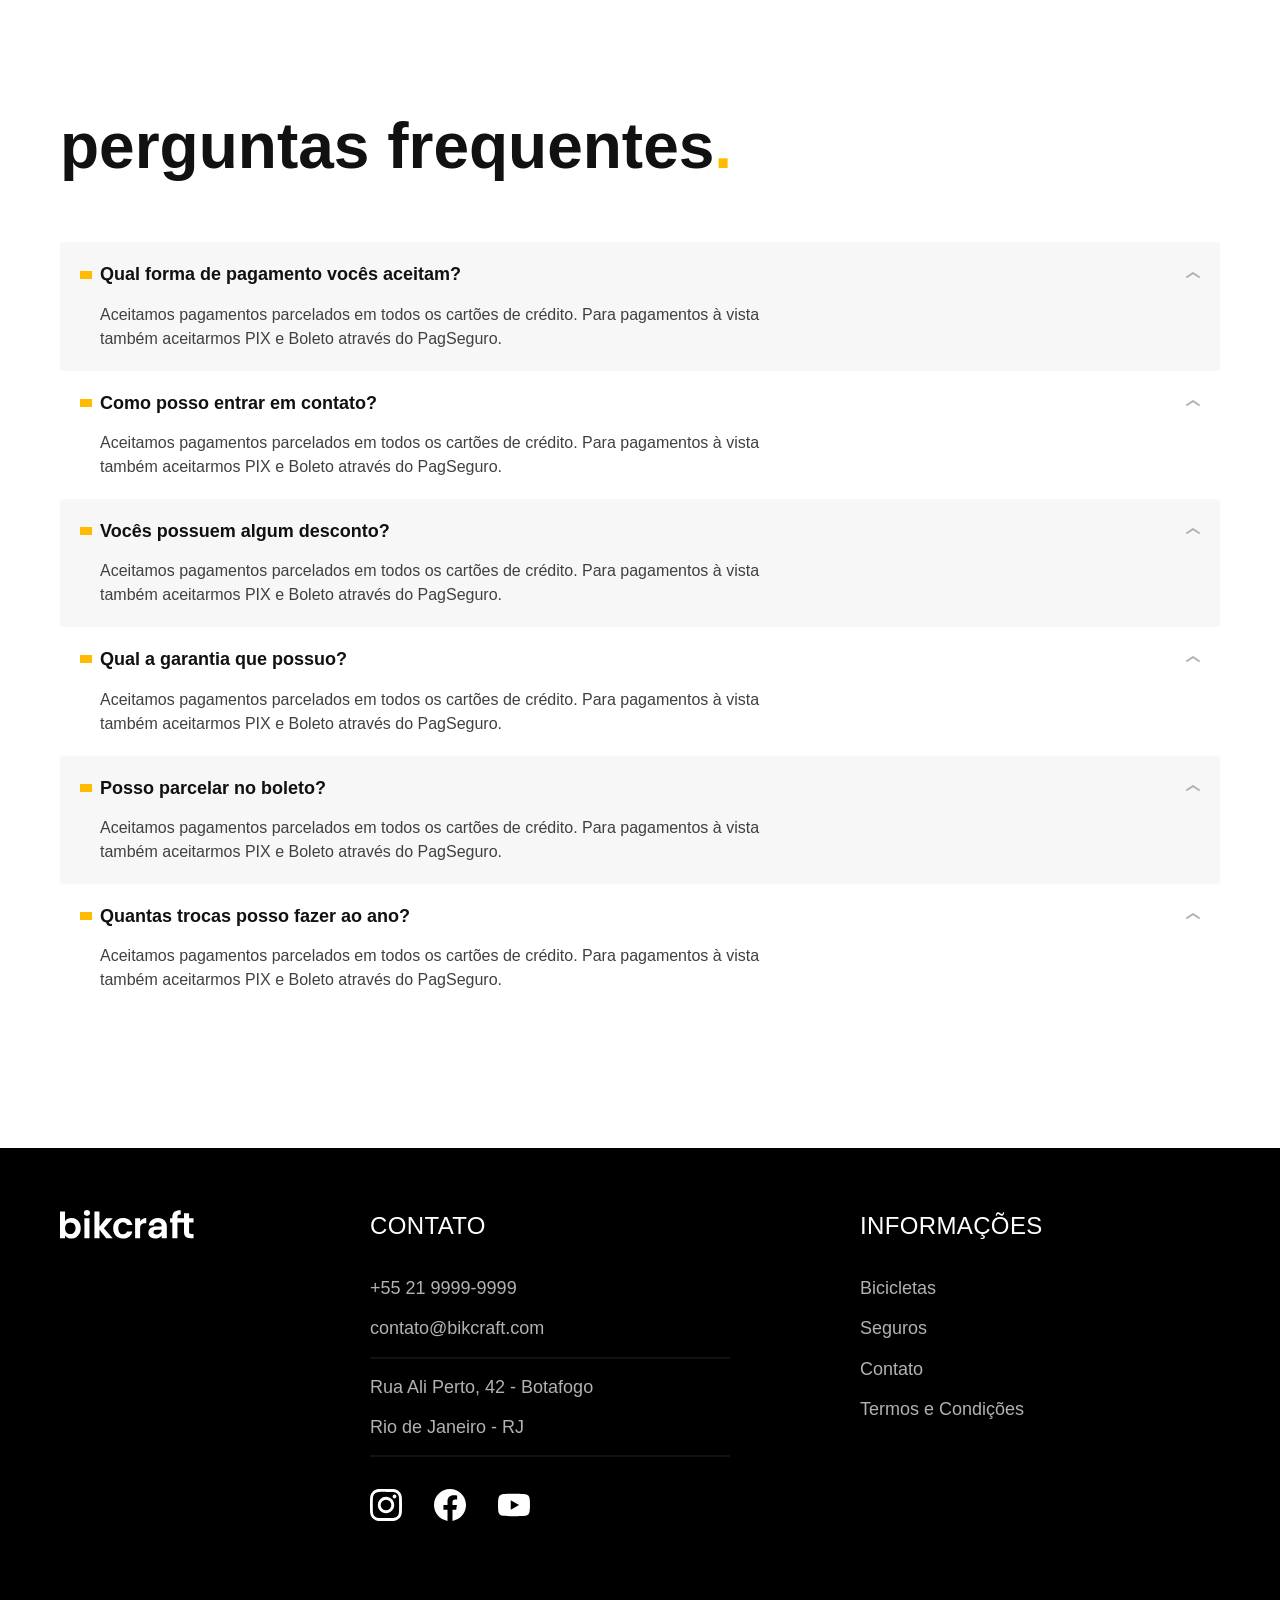
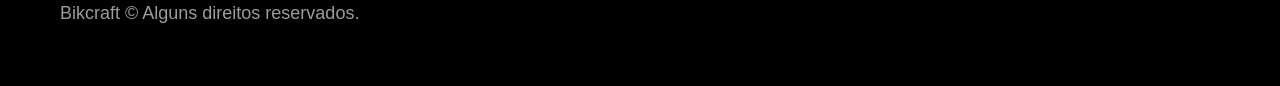
<file: bikcraft/seguros.html>
<!DOCTYPE html>
<html lang="pt-br">

<head>
  <meta charset="UTF-8">
  <meta name="viewport" content="width=device-width, initial-scale=1.0">

  <title>Seguros | Bikcraft</title>
  <meta name="description" content="Seguros.">

  <link rel="preload" href="./css/style.css" as="style">
  <link rel="stylesheet" href="./css/style.css">
</head>

<body id="seguros">
  <header class="header-bg">
    <div class="header container">
      <a href="./">
        <img src="./img/bikcraft.svg" alt="Bikcraft">
      </a>

      <nav aria-label="primaria">
        <ul class="header-menu font-1-m cor-0">
          <li><a href="./bicicletas.html">Bicicletas</a></li>
          <li><a href="./seguros.html">Seguros</a></li>
          <li><a href="./contato.html">Contato</a></li>
        </ul>
      </nav>
    </div>
  </header>

  <main class="seguros-bg">
    <div class="titulo-bg">
      <div class="titulo container">
        <p class="font-2-l-b cor-5">Escolha o seguro</p>
        <h1 class="font-1-xxl cor-0">você seguro<span class="cor-p1">.</span></h1>
      </div>
    </div>

    <div class="seguros container">

      <div class="seguros-item">
        <h3 class="font-1-xl cor-6">PRATA</h3>
        <span class="font-1-xl cor-0">R$ 199 <span class="font-1-xs cor-6">mensal</span></span>
        <ul class="font-2-m cor-0">
          <li>Duas trocas por ano</li>
          <li>Assistência técnica</li>
          <li>Suporte 08h às 18h</li>
          <li>Cobertura estadual</li>
        </ul>
        <a class="botao secundario" href="./orcamento.html">Inscreva-se</a>
      </div>

      <div class="seguros-item">
        <h3 class="font-1-xl cor-p1">OURO</h3>
        <span class="font-1-xl cor-0">R$ 299 <span class="font-1-xs cor-6">mensal</span></span>
        <ul class="font-2-m cor-0">
          <li>Cinco trocas por ano</li>
          <li>Assistência especial</li>
          <li>Suporte 24h</li>
          <li>Cobertura nacional</li>
          <li>Desconto em parceiros</li>
          <li>Acesso ao Clube Bikcraft</li>
        </ul>
        <a class="botao" href="./orcamento.html">Inscreva-se</a>
      </div>
    </div>
  </main>

  <article class="vantagens-bg">
    <div class="vantagens container">
      <h2 class="font-1-xxl cor-0">vantagens<span class="cor-p1">.</span></h2>
      <ul>
        <li>
          <img src="./img/icones/eletrica.svg" alt="">
          <h3 class="font-1-l cor-0">Reparo Elétrico</h3>
          <p class="font-2-s cor-5">Garantimos o reparo completo do seu motor em caso de falhas. Sabemos que falhas são raras, mas estamos aqui para caso ocorra.</p>
        </li>
        <li>
          <img src="./img/icones/carbono.svg" alt="">
          <h3 class="font-1-l cor-0">Carbono</h3>
          <p class="font-2-s cor-5">Nossos quadros são feitos para durar para sempre. Mas caso algo ocorra, ficamos felizes em reparar.</p>
        </li>
        <li>
          <img src="./img/icones/sustentavel.svg" alt="">
          <h3 class="font-1-l cor-0">Sustentável</h3>
          <p class="font-2-s cor-5">Trabalhamos com a filosofia de desperdício zero. Qualquer parte defeituosa é reciclada e reutilizada em outro projeto.</p>
        </li>
        <li>
          <img src="./img/icones/rastreador.svg" alt="">
          <h3 class="font-1-l cor-0">Rastreador</h3>
          <p class="font-2-s cor-5">Utilizamos o GPS da sua Bikcraft em conjunto com especialistas em segurança para efetuarmos a recuperação.</p>
        </li>
        <li>
          <img src="./img/icones/seguro.svg" alt="">
          <h3 class="font-1-l cor-0">Segurança</h3>
          <p class="font-2-s cor-5">Com o seguro Bikcraft você pode ficar tranquilo em saber que o seu dinheiro não será perdido em casos de roubo.</p>
        </li>
        <li>
          <img src="./img/icones/velocidade.svg" alt="">
          <h3 class="font-1-l cor-0">Rapidez</h3>
          <p class="font-2-s cor-5">A sua Bikcraft ficará pronta para uso no mesmo dia, caso você traga ela para ser reparada em uma das filiais.</p>
        </li>
      </ul>
    </div>
  </article>

  <article class="perguntas container">
    <h2 class="font-1-xxl">perguntas frequentes<span class="cor-p1">.</span></h2>

    <dl>
      <div>
        <dt class="font-1-m-b">Qual forma de pagamento vocês aceitam?</dt>
        <dd class="font-2-s cor-9">Aceitamos pagamentos parcelados em todos os cartões de crédito. Para pagamentos à vista também aceitarmos PIX e Boleto através do PagSeguro.</dd>
      </div>
      <div>
        <dt class="font-1-m-b">Como posso entrar em contato?</dt>
        <dd class="font-2-s cor-9">Aceitamos pagamentos parcelados em todos os cartões de crédito. Para pagamentos à vista também aceitarmos PIX e Boleto através do PagSeguro.</dd>
      </div>
      <div>
        <dt class="font-1-m-b">Vocês possuem algum desconto?</dt>
        <dd class="font-2-s cor-9">Aceitamos pagamentos parcelados em todos os cartões de crédito. Para pagamentos à vista também aceitarmos PIX e Boleto através do PagSeguro.</dd>
      </div>
      <div>
        <dt class="font-1-m-b">Qual a garantia que possuo?</dt>
        <dd class="font-2-s cor-9">Aceitamos pagamentos parcelados em todos os cartões de crédito. Para pagamentos à vista também aceitarmos PIX e Boleto através do PagSeguro.</dd>
      </div>
      <div>
        <dt class="font-1-m-b">Posso parcelar no boleto?</dt>
        <dd class="font-2-s cor-9">Aceitamos pagamentos parcelados em todos os cartões de crédito. Para pagamentos à vista também aceitarmos PIX e Boleto através do PagSeguro.</dd>
      </div>
      <div>
        <dt class="font-1-m-b">Quantas trocas posso fazer ao ano?</dt>
        <dd class="font-2-s cor-9">Aceitamos pagamentos parcelados em todos os cartões de crédito. Para pagamentos à vista também aceitarmos PIX e Boleto através do PagSeguro.</dd>
      </div>
    </dl>
  </article>

  <footer class="footer-bg">
    <div class="footer container">
      <img src="./img/bikcraft.svg" alt="Bikcraft">
      <div class="footer-contato">
        <h3 class="font-2-l-b cor-0">Contato</h3>
        <ul class="font-2-m cor-5">
          <li><a href="tel:+552199999999">+55 21 9999-9999</a></li>
          <li><a href="mailto:contato@bikcraft.com">contato@bikcraft.com</a></li>
          <li>Rua Ali Perto, 42 - Botafogo</li>
          <li>Rio de Janeiro - RJ</li>
        </ul>
        <div class="footer-redes">
          <a href="./">
            <img src="./img/redes/instagram.svg" alt="Instagram">
          </a>
          <a href="./">
            <img src="./img/redes/facebook.svg" alt="Facebook">
          </a>
          <a href="./">
            <img src="./img/redes/youtube.svg" alt="Youtube">
          </a>
        </div>
      </div>
      <div class="footer-informacoes">
        <h3 class="font-2-l-b cor-0">Informações</h3>
        <nav>
          <ul class="font-1-m cor-5">
            <li><a href="./bicicletas.html">Bicicletas</a></li>
            <li><a href="./seguros.html">Seguros</a></li>
            <li><a href="./contato.html">Contato</a></li>
            <li><a href="./termos.html">Termos e Condições</a></li>
          </ul>
        </nav>
      </div>
      <p class="footer-copy font-2-m cor-6">Bikcraft © Alguns direitos reservados.</p>
    </div>
  </footer>
</body>

</html>
</file>
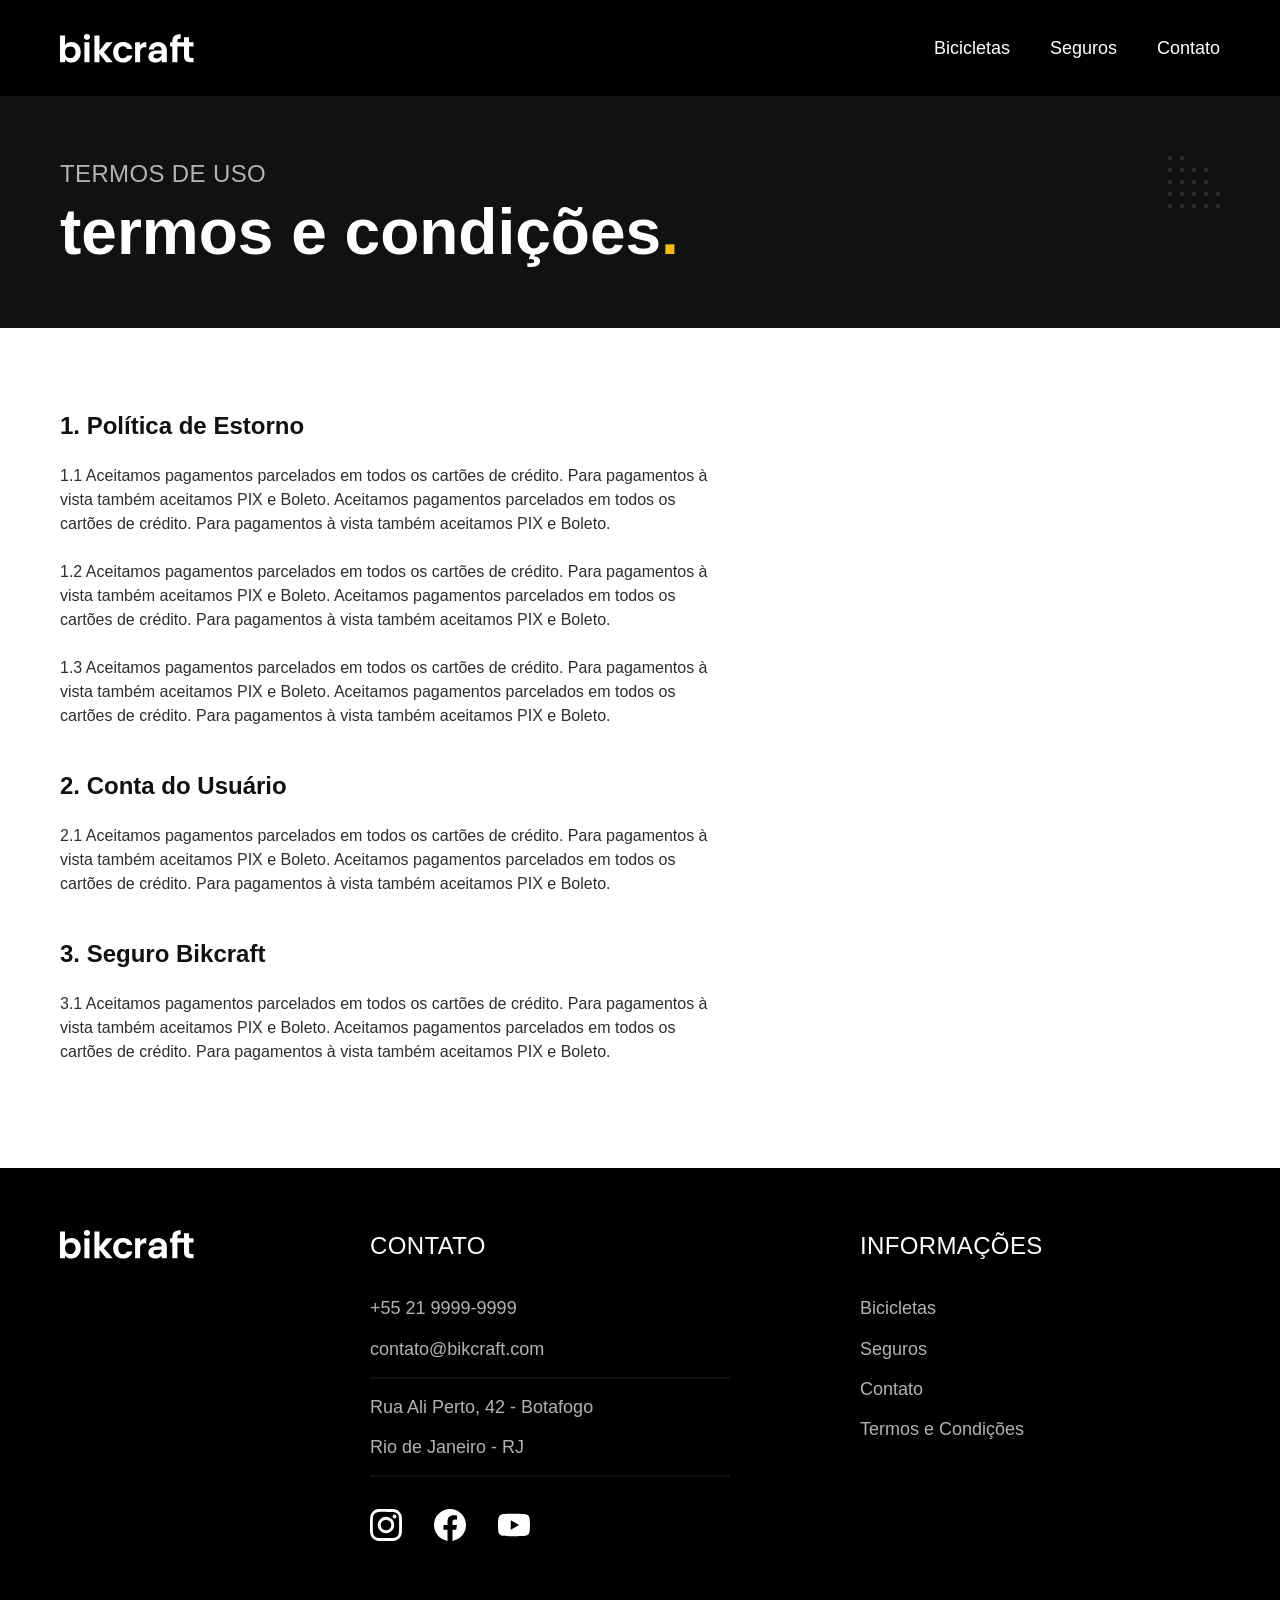
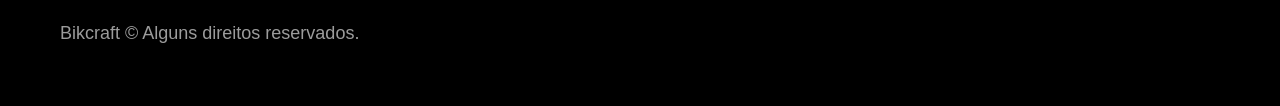
<file: bikcraft/termos.html>
<!DOCTYPE html>
<html lang="pt-br">

<head>
  <meta charset="UTF-8">
  <meta name="viewport" content="width=device-width, initial-scale=1.0">

  <title>Termos e Condições | Bikcraft</title>
  <meta name="description" content="Termos e condições.">

  <link rel="preload" href="./css/style.css" as="style">
  <link rel="stylesheet" href="./css/style.css">
</head>

<body id="termos">
  <header class="header-bg">
    <div class="header container">
      <a href="./">
        <img src="./img/bikcraft.svg" alt="Bikcraft">
      </a>

      <nav aria-label="primaria">
        <ul class="header-menu font-1-m cor-0">
          <li><a href="./bicicletas.html">Bicicletas</a></li>
          <li><a href="./seguros.html">Seguros</a></li>
          <li><a href="./contato.html">Contato</a></li>
        </ul>
      </nav>
    </div>
  </header>

  <main>
    <div class="titulo-bg">
      <div class="titulo container">
        <p class="font-2-l-b cor-5">Termos de uso</p>
        <h1 class="font-1-xxl cor-0">termos e condições<span class="cor-p1">.</span></h1>
      </div>
    </div>

    <div class="termos font-2-s cor-10 container">
      <h2 class="font-1-l cor-11">1. Política de Estorno</h2>
      <p>1.1 Aceitamos pagamentos parcelados em todos os cartões de crédito. Para pagamentos à vista também aceitamos PIX e Boleto. Aceitamos pagamentos parcelados em todos os cartões de crédito. Para pagamentos à vista também aceitamos PIX e Boleto.</p>
      <p>1.2 Aceitamos pagamentos parcelados em todos os cartões de crédito. Para pagamentos à vista também aceitamos PIX e Boleto. Aceitamos pagamentos parcelados em todos os cartões de crédito. Para pagamentos à vista também aceitamos PIX e Boleto.</p>
      <p>1.3 Aceitamos pagamentos parcelados em todos os cartões de crédito. Para pagamentos à vista também aceitamos PIX e Boleto. Aceitamos pagamentos parcelados em todos os cartões de crédito. Para pagamentos à vista também aceitamos PIX e Boleto.</p>
      <h2 class="font-1-l cor-11">2. Conta do Usuário</h2>
      <p>2.1 Aceitamos pagamentos parcelados em todos os cartões de crédito. Para pagamentos à vista também aceitamos PIX e Boleto. Aceitamos pagamentos parcelados em todos os cartões de crédito. Para pagamentos à vista também aceitamos PIX e Boleto.</p>
      <h2 class="font-1-l cor-11">3. Seguro Bikcraft</h2>
      <p>3.1 Aceitamos pagamentos parcelados em todos os cartões de crédito. Para pagamentos à vista também aceitamos PIX e Boleto. Aceitamos pagamentos parcelados em todos os cartões de crédito. Para pagamentos à vista também aceitamos PIX e Boleto.</p>
    </div>
  </main>

  <footer class="footer-bg">
    <div class="footer container">
      <img src="./img/bikcraft.svg" alt="Bikcraft">
      <div class="footer-contato">
        <h3 class="font-2-l-b cor-0">Contato</h3>
        <ul class="font-2-m cor-5">
          <li><a href="tel:+552199999999">+55 21 9999-9999</a></li>
          <li><a href="mailto:contato@bikcraft.com">contato@bikcraft.com</a></li>
          <li>Rua Ali Perto, 42 - Botafogo</li>
          <li>Rio de Janeiro - RJ</li>
        </ul>
        <div class="footer-redes">
          <a href="./">
            <img src="./img/redes/instagram.svg" alt="Instagram">
          </a>
          <a href="./">
            <img src="./img/redes/facebook.svg" alt="Facebook">
          </a>
          <a href="./">
            <img src="./img/redes/youtube.svg" alt="Youtube">
          </a>
        </div>
      </div>
      <div class="footer-informacoes">
        <h3 class="font-2-l-b cor-0">Informações</h3>
        <nav>
          <ul class="font-1-m cor-5">
            <li><a href="./bicicletas.html">Bicicletas</a></li>
            <li><a href="./seguros.html">Seguros</a></li>
            <li><a href="./contato.html">Contato</a></li>
            <li><a href="./termos.html">Termos e Condições</a></li>
          </ul>
        </nav>
      </div>
      <p class="footer-copy font-2-m cor-6">Bikcraft © Alguns direitos reservados.</p>
    </div>
  </footer>
</body>

</html>
</file>
<file: bikcraft/css/style.css>
@import "./global/global.css";
@import "./utilidades/tipografia.css";
@import "./utilidades/cores.css";

@import "./global/header.css";
@import "./global/footer.css";

/* Utilidades */
@import "./utilidades/componentes.css";
@import "./utilidades/formulario.css";

/* Home */
@import "./home/introducao.css";
@import "./home/tecnologia.css";
@import "./home/parceiros.css";
@import "./home/depoimento.css";

/* Bicicletas */
@import "./bicicletas/bicicletas-lista.css";
@import "./bicicletas/bicicletas.css";

/* Bicicleta */
@import "./bicicleta/bicicleta.css";
@import "./bicicleta/seguro.css";

/* Seguros */
@import "./seguros/seguros.css";
@import "./seguros/vantagens.css";
@import "./seguros/perguntas.css";

/* Contato */
@import "./contato/contato.css";
@import "./contato/lojas.css";

/* Contato */
@import "./orcamento/orcamento.css";

/* Termos */
@import "./termos/termos.css";
</file>
<file: css/style.min.css>
body{margin:0;font-family:Arial,Helvetica,sans-serif;color:#111}blockquote,dd,h1,h2,h3,h4,p,ul{margin:0}ul{padding:0;list-style:none}a{text-decoration:none;color:inherit}img{max-width:100%;height:auto;display:block}img[src$=".jpg"]{border-radius:4px}.font-1-xs{font:400 0.75rem/1.35 Poppins,sans-serif}.font-2-xs{font:400 0.875rem/1.43 Roboto,sans-serif}.font-1-s{font:400 1rem/1.5 Poppins,sans-serif}.font-2-s{font:400 1rem/1.5 Roboto,sans-serif}.font-1-m,.font-1-m-b{font:400 1.125rem/1.35 Poppins,sans-serif}.font-1-m-b{font-weight:600}.font-2-m{font:500 1.125rem/1.35 Roboto,sans-serif}.font-1-l{font:400 1.5rem/1.5 Poppins,sans-serif}.font-2-l,.font-2-l-b{font:400 1.5rem/1.5 Roboto,sans-serif}.font-2-l-b{font-weight:500;letter-spacing:.015em;text-transform:uppercase}.font-1-xl{font:600 2rem/1.25 Poppins,sans-serif}.font-2-xl{font:500 2rem/1.25 Roboto,sans-serif}.font-1-xxl{font:600 4rem/1.125 Poppins,sans-serif}@media (max-width:1200px){.font-1-xxl{font-size:3rem}.font-2-l,.font-2-l-b{font-size:1.125rem}}@media (max-width:800px){.font-1-xxl{font-size:2rem}.font-1-xl,.font-2-xl{font-size:1.5rem}}:root{--cor-0:#ffffff;--cor-1:#f7f7f7;--cor-2:#ededed;--cor-3:#dedede;--cor-4:#cccccc;--cor-5:#b2b2b2;--cor-6:#9c9c9c;--cor-7:#717171;--cor-8:#595959;--cor-9:#404040;--cor-10:#2e2e2e;--cor-11:#111111;--cor-12:#000000;--cor-p1:#ffbb00;--cor-p2:#e4a30b;--cor-p3:#a66f00;--cor-p4:#664400;--cor-p5:#332200}.cor-0{color:var(--cor-0)}.cor-1{color:var(--cor-1)}.cor-2{color:var(--cor-2)}.cor-3{color:var(--cor-3)}.cor-4{color:var(--cor-4)}.cor-5{color:var(--cor-5)}.cor-6{color:var(--cor-6)}.cor-7{color:var(--cor-7)}.cor-8{color:var(--cor-8)}.cor-9{color:var(--cor-9)}.cor-10{color:var(--cor-10)}.cor-11{color:var(--cor-11)}.cor-12{color:var(--cor-12)}.cor-p1{color:var(--cor-p1)}.cor-p2{color:var(--cor-p2)}.cor-p3{color:var(--cor-p3)}.cor-p4{color:var(--cor-p4)}.cor-p5{color:var(--cor-p5)}.js .fadeInDown{transform:translate3d(0,-20px,0)}.js .fadeInUp{transform:translate3d(0,20px,0)}.js .fadeInRight{transform:translate3d(20px,0,0)}.js .fadeInLeft{transform:translate3d(-20px,0,0)}.js [data-anime]{opacity:0}.js .anime{opacity:1;transform:none;transition:transform .8s,opacity .8s}.header-bg{background-color:var(--cor-12)}.header{display:flex;flex-wrap:wrap;gap:20px;justify-content:space-between;align-items:center;padding-top:20px;padding-bottom:20px}.header-menu{display:flex;flex-wrap:wrap;gap:40px}.header-menu a{display:inline-block;padding:16px 0;position:relative}.header-menu a:after{content:"";display:block;height:2px;width:0;background:var(--cor-0);margin-top:4px;transition:.3s;position:absolute}.header-menu a.ativo::after,.header-menu a:hover::after{width:100%}@media (max-width:800px){.header-menu{gap:20px}.header-menu a{background:var(--cor-11);padding:12px 16px;border-radius:4px}.header-menu a:hover{background-color:var(--cor-10)}.header a:after{display:none}}@media (max-width:600px){.header-menu{gap:12px}.header-menu a{padding:8px 12px;font-size:14px}}.footer-bg{background-color:var(--cor-12)}.footer{display:grid;grid-template-columns:3fr 5fr 4fr;gap:40px;padding-top:60px;padding-bottom:60px}.footer h3{margin-bottom:32px}.footer-contato ul{margin-bottom:32px}.footer-contato li:nth-child(even):after{content:"";display:block;max-width:360px;height:2px;background:var(--cor-11);margin-top:16px}.footer li{margin-bottom:16px}.footer-redes{display:flex;gap:32px}.footer a:hover{color:var(--cor-0)}.footer-copy{grid-column:1/-1;margin-top:40px}@media (max-width:800px){.footer>img{display:none}.footer{grid-template-columns:1fr 1fr}}@media (max-width:600px){.footer{grid-template-columns:1fr;gap:60px}.footer-copy{margin-top:0}}.container{box-sizing:border-box;max-width:1200px;padding-left:20px;padding-right:20px;margin-left:auto;margin-right:auto}.botao{display:inline-block;padding:16px 32px;background:linear-gradient(#ffbf00,#f2a50c);border-radius:4px;box-shadow:0 1px 2px rgba(0,0,0,.1);text-transform:uppercase;color:var(--cor-p5);font:600 1.125rem/1.35 Poppins,sans-serif;max-width:max-content;border:none;cursor:pointer}.botao:hover{background:linear-gradient(#ffb60d,#e59317)}.botao.secundario{background:var(--cor-10);color:var(--cor-2)}.botao.secundario:hover{background:var(--cor-9)}.botao.seta{display:flex;align-items:center}.botao.seta::after{content:"";display:inline-block;width:18px;height:10px;margin-left:12px;background:url("../img/icones/seta.svg");transition:transform .2s}.botao.seta:hover::after{transform:translateX(4px)}@media (max-width:600px){.botao{padding:12px 16px;font-size:1rem}}.link{display:inline-block;color:var(--cor-p1);font:500 1.5rem/1.5 Poppins,sans-serif;text-transform:uppercase}.link::after{content:"";display:block;width:100%;height:4px;background-color:currentColor}.link:hover{color:var(--cor-0)}.titulo-bg{padding-top:60px;padding-bottom:60px;background-color:var(--cor-11)}.titulo{background:url("../img/dec/top-right.svg") no-repeat top right 20px}.titulo p{margin-bottom:4px}@media (max-width:800px){.titulo-bg{padding-top:40px;padding-bottom:40px}.titulo p{font-size:1rem;text-transform:lowercase;font-weight:400}}.form{display:grid;grid-template-columns:1fr 1fr;gap:20px}.form label{display:block;font:400 1rem/1.5 Poppins,sans-serif;margin-bottom:4px}.form .col-2{grid-column:span 2}.form input[type=email],.form input[type=text],.form textarea{font:400 1rem/1.5 Roboto,sans-serif;background:var(--cor-1);border:1px solid var(--cor-2);padding:12px;border-radius:4px;width:100%;box-sizing:border-box}.form input[type=email]:focus,.form input[type=text]:focus,.form textarea:focus{outline:0;border-color:var(--cor-p1);background:var(--cor-0);box-shadow:0 0 0 2px #fea}@media (max-width:600px){.form{grid-template-columns:1fr}.form .col-2{grid-column:1}}.introducao-bg{background:var(--cor-12) url("../img/dec/bottom-left.svg") no-repeat bottom 160px left 20px;box-shadow:inset 0 -120px var(--cor-0)}.introducao{display:grid;grid-template-columns:1fr 1fr;gap:0 40px}.introducao-conteudo{align-self:end;padding-bottom:200px}.introducao img{width:100%;height:100%;object-fit:cover;border-radius:4px}.introducao h1{margin-bottom:32px}.introducao p{margin-bottom:20px}@media (max-width:800px){.introducao-bg{background:var(--cor-11);padding-top:40px;box-shadow:inset 0 -60px #fff}.introducao{grid-template-columns:1fr;gap:32px}.introducao-conteudo{padding-bottom:0}.introducao h1{margin-bottom:16px}.introducao img{height:300px;width:100%}}.tecnologia-bg{background-color:var(--cor-11);box-shadow:inset 0 80px var(--cor-0),inset 0 -80px var(--cor-0)}.tecnologia{display:grid;grid-template-columns:1fr 1fr;gap:40px}.tecnologia-imagem img{width:100%;height:100%;object-fit:cover;object-position:left}.tecnologia-conteudo{padding-top:160px;padding-bottom:160px}.tecnologia-conteudo>span{display:block;margin-bottom:20px}.tecnologia-conteudo h2{margin-bottom:32px}.tecnologia-conteudo>p{margin-bottom:20px}.tecnologia a{margin-bottom:80px}.tecnologia-vantagens{display:flex;gap:40px}.tecnologia-vantagens h3{margin-bottom:8px;width:max-content}.tecnologia-vantagens img{width:24px;margin-bottom:8px}@media (max-width:800px){.tecnologia-bg{box-shadow:initial}.tecnologia{grid-template-columns:1fr}.tecnologia-conteudo{padding-top:60px;padding-bottom:60px}.tecnologia-imagem{display:none}.tecnologia a{margin-bottom:60px}}@media (max-width:600px){.tecnologia-vantagens{flex-direction:column}}.parceiros{padding-top:60px;padding-bottom:120px}.parceiros h2{margin-bottom:60px}.parceiros ul{padding:0 20px;max-width:1400px;display:grid;grid-template-columns:repeat(4,1fr);margin:0 auto}.parceiros li{display:flex;padding:32px;border-left:2px solid var(--cor-2)}.parceiros img{margin:auto}.parceiros li:first-child,.parceiros li:nth-child(5){border-left:none}.parceiros li:nth-child(n+5){border-top:2px solid var(--cor-2)}@media (max-width:800px){.parceiros{padding-bottom:60px}.parceiros h2{margin-bottom:20px}.parceiros ul{grid-template-columns:repeat(2,1fr)}.parceiros li:nth-child(n+3){border-top:2px solid var(--cor-2)}.parceiros li:nth-child(odd){border-left:none}}.depoimento{display:grid;grid-template-columns:1fr 1fr;background-color:var(--cor-p1);overflow:hidden}.depoimento img{width:100%;height:100%;object-fit:cover;border-radius:0}.depoimento-conteudo{padding:40px 40px 80px 80px;align-self:end;background:url("../img/dec/bottom-right-p.svg") no-repeat bottom 40px right 40px}.depoimento-conteudo p{max-width:32ch;font-family:Merriweather,serif;font-style:italic;font-weight:900;margin-bottom:32px;position:relative}.depoimento p::after,.depoimento p::before{font-size:5rem;color:var(--cor-p2);position:absolute}.depoimento p::before{content:"“";left:-50px;top:-20px}.depoimento p::after{content:"”"}@media (min-width:1200px){.depoimento img{max-height:520px}}@media (max-width:800px){.depoimento{grid-template-columns:1fr;text-align:center}.depoimento img{max-height:200px}.depoimento-conteudo{padding:40px 20px;margin:auto}}.bicicletas-lista{padding-top:60px;padding-bottom:120px}.bicicletas-lista h2{margin-bottom:40px}.bicicletas-lista ul{display:flex;gap:40px;padding:0 20px 20px 20px;max-width:1400px;margin-left:auto;margin-right:auto;overflow-x:auto}#bicicleta .bicicletas-lista ul{padding:0 0 20px 0}.bicicletas-lista li{flex:1;min-width:280px}.bicicletas-lista a{display:block}.bicicletas-lista img{margin-bottom:16px}.bicicletas-lista h3{margin-bottom:8px;display:flex;align-items:center}.bicicletas-lista h3::before{content:"";display:inline-block;height:8px;width:12px;margin-right:8px;background-color:var(--cor-p1);transition:width .2s}.bicicletas-lista a:hover h3::before{width:24px}.bicicletas-lista li span{padding-left:20px}@media (max-width:800px){.bicicletas-lista{padding-bottom:60px}.bicicletas-lista ul{gap:20px}}.bicicletas-bg{background:linear-gradient(to right,var(--cor-0) 30%,var(--cor-11) 0)}.bicicletas{display:grid;grid-template-columns:1fr 1fr;gap:40px;padding-top:60px;padding-bottom:60px;background:url("../img/dec/top-right.svg") no-repeat top 40px right 20px}.bicicletas-imagem{display:grid}.bicicletas-imagem img{grid-area:1/1}.bicicletas-imagem span{grid-area:1/1;place-self:start end;margin-top:20px;background:var(--cor-12);display:inline-block;padding:8px 16px 8px 8px;border-radius:4px 0 0 4px}.bicicletas-conteudo{display:grid;grid-template-columns:1fr auto;align-content:start}.bicicletas h2,.bicicletas p{grid-column:1/-1}.bicicletas h2{margin-bottom:20px}.bicicletas h2::before{content:"";display:block;width:12px;height:8px;background-color:var(--cor-p1);margin-bottom:8px}.bicicletas p{margin-bottom:32px}.bicicletas a{place-self:end}.bicicletas li{display:flex;align-items:center}.bicicletas ul{display:grid;gap:16px}.bicicletas-conteudo img{width:24px;margin-right:8px}@media (max-width:800px){.bicicletas-bg{background:var(--cor-11)}.bicicletas{grid-template-columns:1fr;gap:20px;padding-top:40px;padding-bottom:40px}}@media (max-width:600px){.bicicletas-conteudo{grid-template-columns:1fr}.bicicletas ul{font-size:1rem;grid-template-columns:1fr 1fr;margin-bottom:32px}.bicicletas a{place-self:start}}.bicicleta{display:grid;grid-template-columns:1fr 1fr;align-items:start;gap:40px;padding-top:60px;padding-bottom:60px}#bicicleta .titulo p{text-transform:uppercase}.bicicleta-imagens{display:flex;flex-wrap:wrap;gap:20px}.bicicleta-imagens img{flex:1;min-width:200px}.bicicleta-imagens img:first-child{min-width:100%}.bicicleta-conteudo>p{margin-bottom:32px}.bicicleta-comprar{display:grid;grid-template-columns:max-content auto;align-items:center;justify-items:start;gap:8px 12px;margin-bottom:40px}.bicicleta-comprar a{grid-row:span 2}.bicicleta-comprar span{display:flex;align-items:center;background-color:var(--cor-12);gap:8px;padding:4px 8px;border-radius:4px}.bicicleta-conteudo h2{text-transform:uppercase;letter-spacing:.015em;margin-bottom:12px}.bicicleta-ficha,.bicicleta-informacoes{padding:32px;background-color:var(--cor-12);border-radius:4px}.bicicleta-informacoes{margin-bottom:40px;display:grid;grid-template-columns:1fr 1fr;gap:32px}.bicicleta-informacoes img{width:24px;margin-bottom:8px}.bicicleta-informacoes h3{margin-bottom:8px}.bicicleta-ficha li{padding:4px 0;display:flex;justify-content:space-between;border-bottom:1px solid var(--cor-11)}.bicicleta-ficha li:last-child{border-bottom:none}.bicicleta-ficha span{color:var(--cor-6)}@media (max-width:800px){.bicicleta{grid-template-columns:1fr;padding-top:40px;padding-bottom:40px}.bicicleta-imagens{grid-row:2}}@media (max-width:400px){.bicicleta-informacoes{grid-template-columns:1fr}.bicicleta-comprar{grid-template-columns:1fr}}.seguro-bg{background-color:var(--cor-11);box-shadow:inset 0 120px var(--cor-0),inset 0 -120px var(--cor-12)}.seguro{display:grid;grid-template-columns:1fr 1fr;gap:40px}.seguro-imagem img{width:100%;height:100%;object-fit:cover}.seguro-conteudo{padding-top:180px;padding-bottom:180px}.seguro h2{margin-bottom:32px}.seguro p{margin-bottom:20px}@media (max-width:800px){.seguro-bg{box-shadow:inset 0 -60px var(--cor-12)}.seguro{grid-template-columns:1fr}.seguro-conteudo{grid-row:1;padding-top:40px;padding-bottom:0}}.seguros-bg{background:var(--cor-11)}.seguros{padding-top:60px;padding-bottom:60px;display:grid;grid-template-columns:1fr 1fr;gap:40px;align-items:center}#seguros .seguros{padding-top:0}.seguros h2{grid-column:1/-1}.seguros-item{background-color:var(--cor-12);padding:32px 32px 32px 60px;display:grid;grid-template-columns:1fr auto;border-radius:4px}.seguros-item h3{margin-bottom:40px}.seguros-item span{grid-column:2;display:block;text-align:right}.seguros-item ul{grid-column:1/-1;margin-bottom:32px}.seguros-item li{display:flex;align-items:center;position:relative}.seguros-item li+li{margin-top:20px}.seguros-item li::before{content:"";display:inline-block;width:13px;height:9px;background-image:url("../img/icones/lista.svg");position:absolute;left:-21px}.seguros-item a{grid-column:1/-1}@media (max-width:800px){.seguros{grid-template-columns:1fr}}.vantagens-bg{background-color:var(--cor-12)}.vantagens{padding-top:120px;padding-bottom:120px}.vantagens h2{margin-bottom:60px}.vantagens ul{display:grid;grid-template-columns:repeat(auto-fit,minmax(280px,max-content));gap:40px 80px}.vantagens h3,.vantagens img{margin-bottom:8px}@media (max-width:800px){.vantagens{padding-top:60px;padding-bottom:60px}.vantagens h2{margin-bottom:40px}.vantagens ul{gap:20px}}.perguntas{padding-top:120px;padding-bottom:120px}.perguntas h2{margin-bottom:60px}.perguntas dl>div{padding:20px;border-radius:4px}.perguntas dl>div:nth-child(odd){background-color:var(--cor-1)}.perguntas button{display:grid;grid-template-columns:auto 1fr auto;align-items:center;gap:8px;cursor:pointer;border:none;background:0 0;width:100%;text-align:left}.perguntas button::before{content:"";display:inline-block;width:12px;height:8px;background-color:var(--cor-p1)}.perguntas button::after{content:"";display:inline-block;width:14px;height:6px;background:url("../img/icones/seta-abrir.svg");transition:.3s}.perguntas button:hover::after,.perguntas button[aria-expanded=true]::after{transform:rotate(180deg)}.js .perguntas dd{display:none}.js .perguntas dd.ativa{display:block}.perguntas dd{padding-left:20px;padding-top:16px;max-width:80ch}@media (max-width:800px){.perguntas{padding-top:60px;padding-bottom:60px}.perguntas h2{margin-bottom:40px}}#contato{background:linear-gradient(var(--cor-11) 600px,var(--cor-1) 0)}.contato{display:grid;grid-template-columns:5fr 7fr}.contato-dados,.contato-formulario{padding:60px;box-shadow:0 1px 2px rgba(0,0,0,.1)}.contato-dados{border-radius:5px 0 0 5px;background:var(--cor-12) url("../img/dec/bottom-left.svg") no-repeat bottom 20px left 20px}.contato-formulario{border-radius:0 5px 5px 0;background:var(--cor-0) url("../img/dec/bottom-right.svg") no-repeat bottom 20px right 20px}.contato-dados h2{margin-bottom:60px}.contato-endereco{margin-bottom:32px;padding-left:28px;background:url("../img/icones/local.svg") no-repeat 0 2px}.contato-endereco p{margin-bottom:8px}.contato-meios a{display:block;max-width:max-content;margin-bottom:8px;padding-left:28px}.contato-meios a:hover{color:var(--cor-0)}.contato-meios a:first-child{background:url("../img/icones/email.svg") no-repeat 0 2px}.contato-meios a:nth-child(2){margin-bottom:32px}.contato-meios a:nth-child(3){background:url("../img/icones/telefone.svg") no-repeat 0 2px;margin-bottom:60px}.contato-redes{display:flex;gap:32px;padding-left:28px}@media (max-width:800px){.contato{grid-template-columns:1fr}.contato-dados,.contato-formulario{padding:20px}.contato-dados{border-radius:5px 5px 0 0;background:var(--cor-12)}.contato-formulario{border-radius:0 0 5px 5px}.contato-dados h2,.contato-meios a:nth-child(3){margin-bottom:32px}.contato-redes{margin-bottom:12px}}.lojas{display:grid;grid-template-columns:1fr 1fr;gap:0 40px;padding-top:120px;padding-bottom:120px}.lojas h2{grid-column:1/-1;margin-bottom:60px}.lojas img{border-radius:4px 4px 0 0}.lojas-item{border-radius:4px;background:var(--cor-0);box-shadow:0 1px 2px rgba(0,0,0,.1)}.lojas-conteudo{display:grid;grid-template-columns:1fr 1fr;gap:32px 16px;padding:32px}.lojas-conteudo h3,.lojas-tempo{grid-column:1/-1}.lojas-dados{display:grid;gap:8px;border-left:2px solid var(--cor-2);padding-left:12px}.lojas-tempo{display:flex;align-items:center;gap:8px}@media (max-width:800px){.lojas{gap:20px;padding-top:60px;padding-bottom:60px}.lojas h2{margin-bottom:32px}.lojas-conteudo{grid-template-columns:1fr}}@media (max-width:600px){.lojas{grid-template-columns:1fr}}#orcamento{background:linear-gradient(var(--cor-11) 600px,var(--cor-1) 0)}.orcamento{display:grid;grid-template-columns:5fr 7fr;padding-bottom:120px}.orcamento h2{text-transform:uppercase;position:relative;display:flex;align-items:center}.orcamento h2::before{content:"";display:inline-block;width:4px;height:8px;background-color:var(--cor-p1);position:absolute;left:-12px}.orcamento-dados,.orcamento-produto{padding:60px;box-shadow:0 1px 2px rgba(0,0,0,.1)}.orcamento-produto{border-radius:5px 0 0 5px;background:var(--cor-12) url("../img/dec/bottom-left.svg") no-repeat bottom 20px left 20px;display:grid;grid-template-columns:1fr 1fr;gap:20px;align-content:start}.orcamento-produto>*{grid-column:1/-1}.orcamento-produto>label{grid-column:initial}.orcamento-produto label{font:400 1rem/1.5 Poppins,sans-serif;color:var(--cor-4);background-color:var(--cor-10);padding:12px 16px;border-radius:4px;cursor:pointer;display:grid;grid-template-columns:auto 1fr auto;align-items:center;border:1px solid var(--cor-10)}.orcamento-produto input:checked+label{background:var(--cor-0);color:var(--cor-11)}.orcamento-produto label::before{content:"";display:inline-block;box-sizing:border-box;width:12px;height:12px;border:1px solid var(--cor-6);border-radius:50%;margin-right:8px}.orcamento-produto input:checked+label::before{border-color:var(--cor-7);box-shadow:inset 0 0 0 3px var(--cor-0),inset 0 0 0 6px var(--cor-7)}.orcamento-produto label:hover{background-color:var(--cor-9);border-color:var(--cor-9)}.orcamento-produto input:focus+label{box-shadow:0 0 0 2px var(--cor-p1);border-color:var(--cor-12)}.orcamento-produto label span{display:none}.orcamento-produto input:checked+label span{display:inline-block}.orcamento-produto input{opacity:0;position:absolute;pointer-events:none}.orcamento-dados{border-radius:0 5px 5px 0;background:var(--cor-0) url("../img/dec/bottom-right.svg") no-repeat bottom 20px right 20px}.orcamento-conteudo{display:none}.orcamento-conteudo h2,.orcamento-dados h2:nth-of-type(n+2){margin-top:20px}#bikcraft:checked~#orcamento-bikcraft,#seguro:checked~#orcamento-seguro{display:grid;gap:20px}.orcamento-detalhes{display:none;background:var(--cor-0);padding:20px;grid-template-columns:1fr 1fr;border-radius:4px;align-items:center}.orcamento-detalhes li{display:flex;align-items:center;margin-bottom:8px}.orcamento-detalhes li img{width:16px;margin-right:8px}.orcamento-produto input:checked+label+.orcamento-detalhes{display:grid}@media (max-width:1200px){.orcamento-dados,.orcamento-produto{padding:32px}}@media (max-width:800px){.orcamento{grid-template-columns:1fr}.orcamento-produto{border-radius:5px 5px 0 0;background:var(--cor-12)}.orcamento-dados{border-radius:0 0 5px 5px}}@media (max-width:400px){.orcamento-produto{grid-template-columns:1fr}}.termos{padding-top:80px;padding-bottom:80px}.termos h2{font-weight:600;margin-bottom:20px}.termos p+h2{margin-top:40px}.termos p{max-width:75ch;margin-bottom:24px}
</file>
